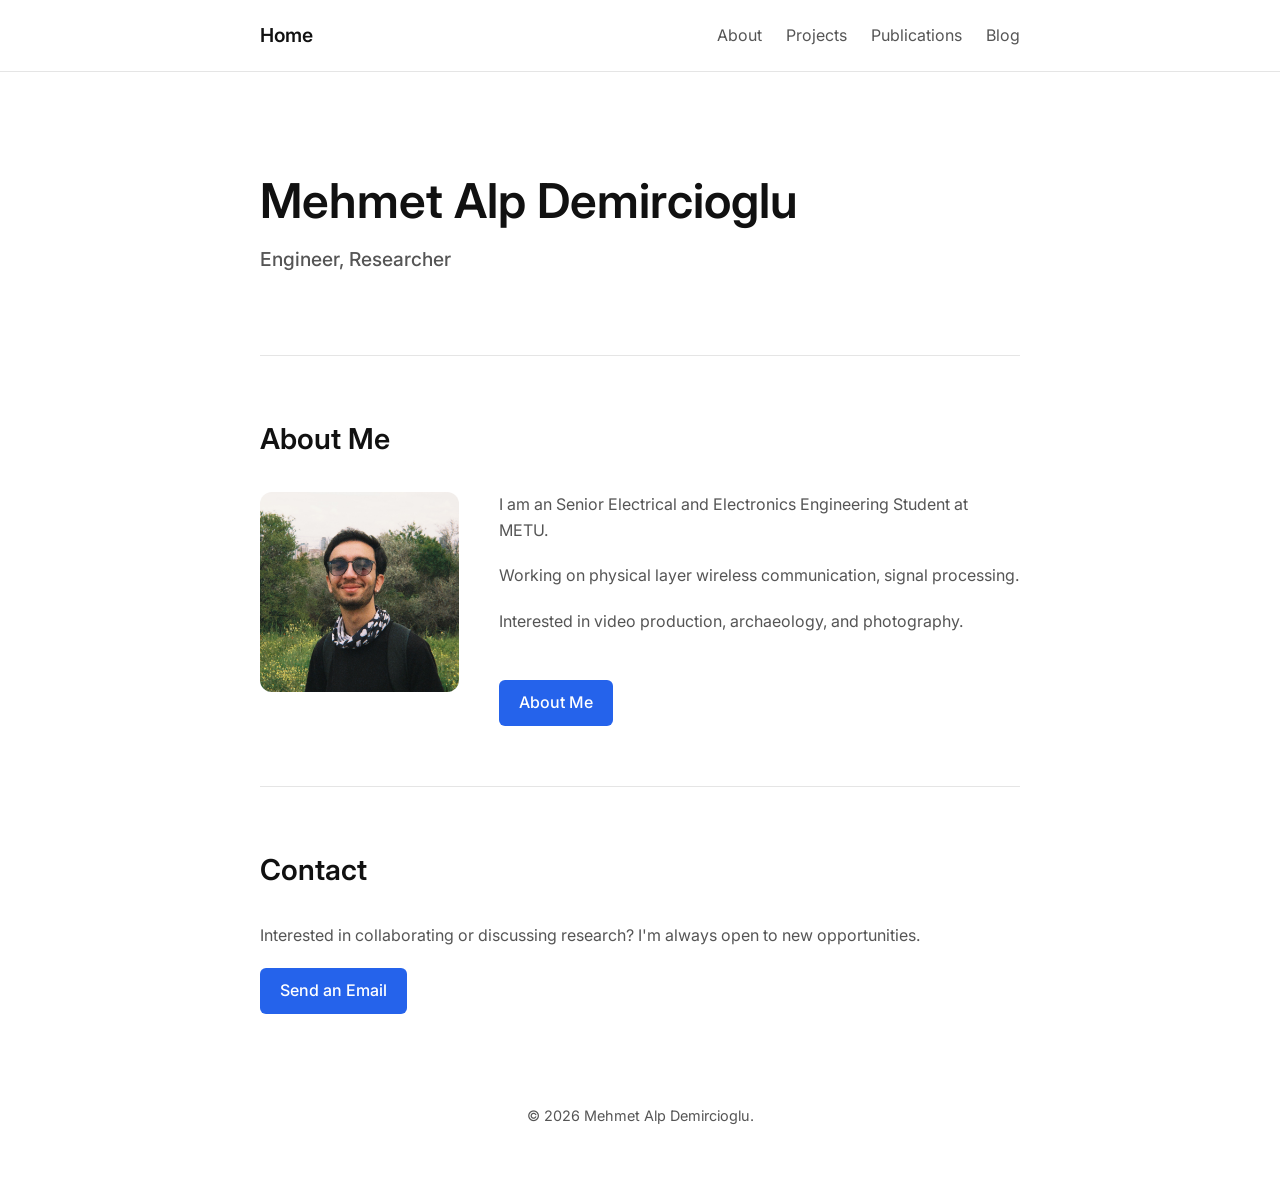
<file: index.html>
<!DOCTYPE html>
<html lang="en">

<head>
    <meta charset="UTF-8">
    <meta name="viewport" content="width=device-width, initial-scale=1.0">
    <title>Mehmet Alp Demircioglu | Portfolio</title>
    <!-- We use Inter font for a clean, professional look -->
    <link href="https://fonts.googleapis.com/css2?family=Inter:wght@400;500;600&display=swap" rel="stylesheet">
    <link rel="stylesheet" href="style.css">
</head>

<body>
    <header class="navbar">
        <div class="container">
            <div class="logo"><a href="index.html" style="color: inherit; text-decoration: none;">Home</a></div>
            <nav class="nav-links">
                <a href="about.html">About</a>
                <a href="projects.html">Projects</a>
                <a href="publications.html">Publications</a>
                <a href="blog.html">Blog</a>
            </nav>
        </div>
    </header>

    <main class="container">
        <!-- HERO SECTION -->
        <section id="hero" class="hero">
            <h1>Mehmet Alp Demircioglu</h1>
            <p class="subtitle">Engineer, Researcher</p>
        </section>

        <!-- ABOUT SECTION -->
        <section id="about" class="section">
            <h2>About Me</h2>
            <div class="about-content">
                <!-- Change the src to point to your own image -->
                <img src="assets/profile.jpg" alt="Profile Picture" class="profile-img">
                <div class="about-text">
                    <p>I am an Senior Electrical and Electronics Engineering Student at METU.</p>
                    <p>Working on physical layer wireless communication, signal processing.</p>
                    <p>Interested in video production, archaeology, and photography.</p>
                    <br>
                    <a href="about.html" class="btn">About Me</a>
                </div>
            </div>
        </section>
        <!-- CONTACT SECTION -->
        <section id="contact" class="section">
            <h2>Contact</h2>
            <p>Interested in collaborating or discussing research? I'm always open to new opportunities.</p>
            <a href="mailto:mehmetalpdemircioglu@gmail.com" class="btn">Send an Email</a>
        </section>
    </main>

    <footer>
        <p>&copy; 2026 Mehmet Alp Demircioglu.</p>
    </footer>

    <script src="script.js"></script>
</body>

</html>
</file>
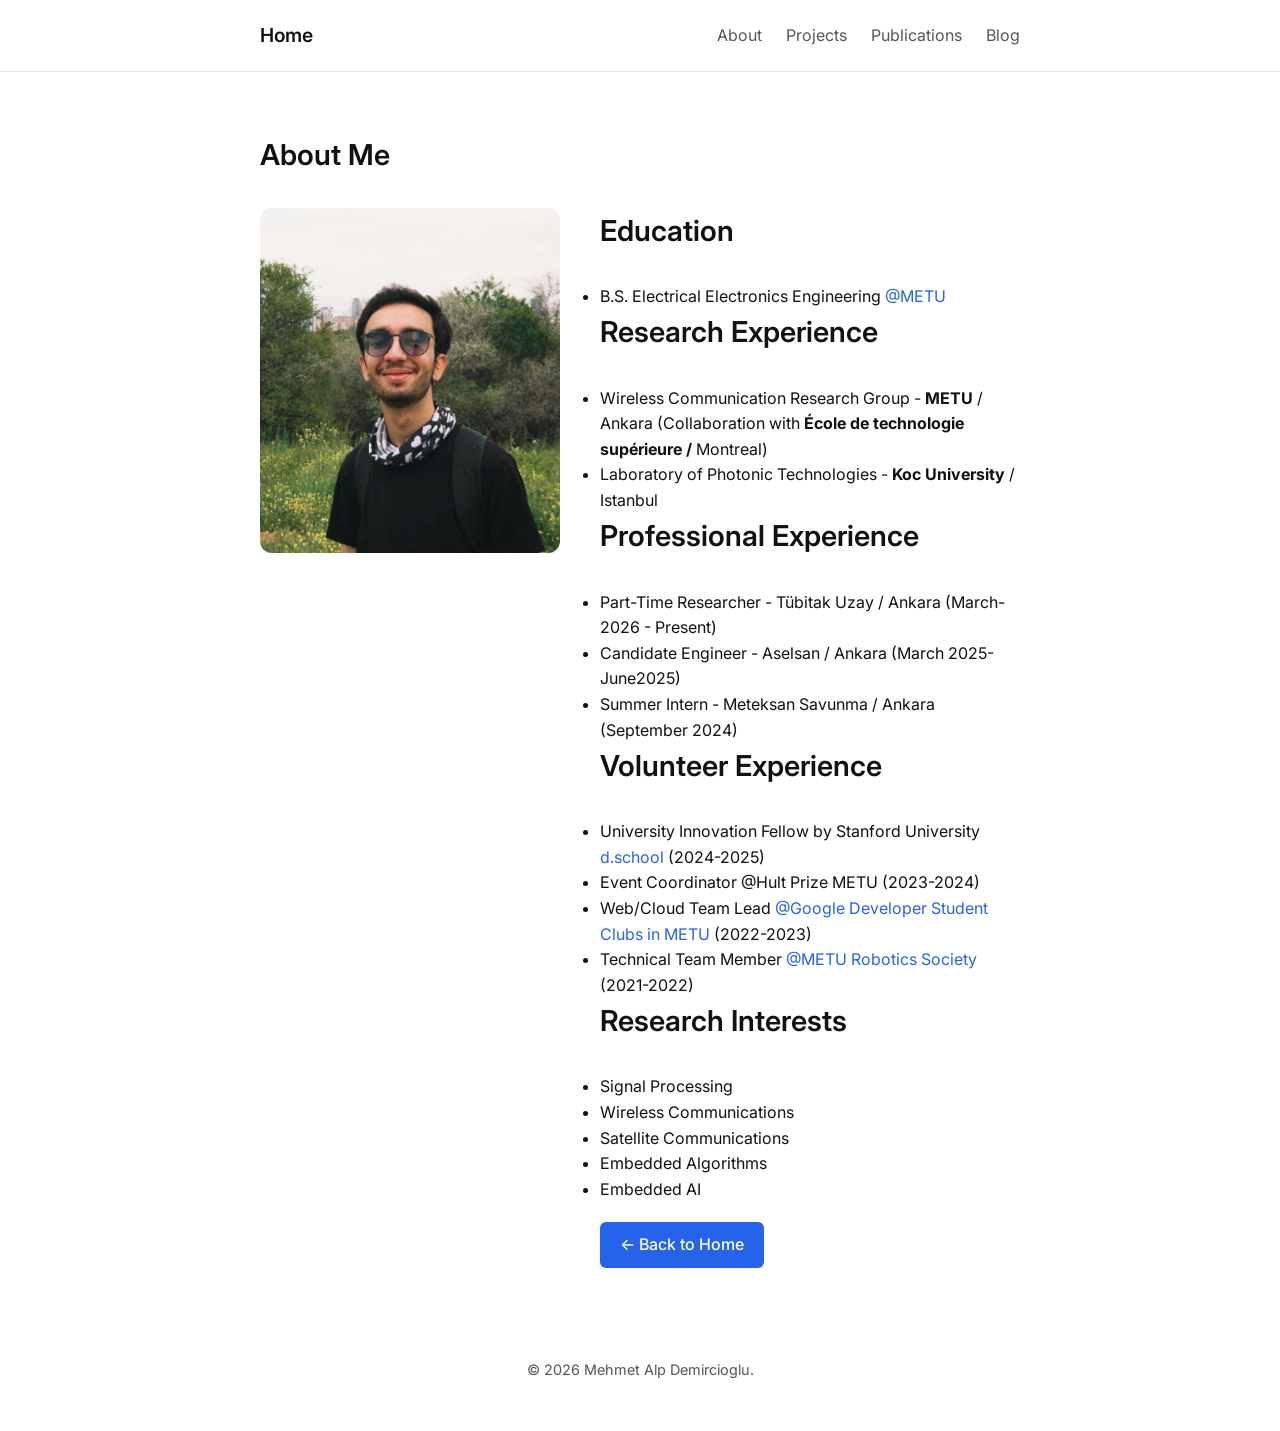
<file: about.html>
<!DOCTYPE html>
<html lang="en">

<head>
    <meta charset="UTF-8">
    <meta name="viewport" content="width=device-width, initial-scale=1.0">
    <title>About Me | Mehmet Alp Demircioglu</title>
    <!-- We use Inter font for a clean, professional look -->
    <link href="https://fonts.googleapis.com/css2?family=Inter:wght@400;500;600&display=swap" rel="stylesheet">
    <link rel="stylesheet" href="style.css">
</head>

<body>
    <header class="navbar">
        <div class="container">
            <div class="logo"><a href="index.html" style="color: inherit; text-decoration: none;">Home</a></div>
            <nav class="nav-links">
                <a href="about.html">About</a>
                <a href="projects.html">Projects</a>
                <a href="publications.html">Publications</a>
                <a href="blog.html">Blog</a>
            </nav>
        </div>
    </header>

    <main class="container">
        <section class="section">
            <h2>About Me</h2>
            <div class="about-content">
                <img src="assets/profile.jpg" alt="Profile Picture" class="profile-img"
                    style="width: 300px; height: auto;">
                <div class="about-text">
                    <h2>Education</h2>
                    <ul>
                        <li>B.S. Electrical Electronics Engineering <a href="https://eee.metu.edu.tr/">@METU</a></li>
                    </ul>

                    <h2>Research Experience</h2>

                    <ul>
                        <li>Wireless Communication Research Group - <strong>METU</strong> / Ankara (Collaboration with
                            <strong>École de technologie supérieure /</strong> Montreal)
                        </li>
                        <li>Laboratory of Photonic Technologies - <strong>Koc University</strong> / Istanbul</li>
                    </ul>

                    <h2>Professional Experience</h2>
                    <ul>
                        <li>Part-Time Researcher - Tübitak Uzay / Ankara (March-2026 - Present)</li>
                        <li>Candidate Engineer - Aselsan / Ankara (March 2025-June2025)</li>
                        <li>Summer Intern - Meteksan Savunma / Ankara (September 2024)</li>
                    </ul>

                    <h2>Volunteer Experience</h2>
                    <ul>
                        <li>University Innovation Fellow by Stanford University <a href="http://d.school">d.school</a>
                            (2024-2025)</li>
                        <li>Event Coordinator @Hult Prize METU (2023-2024)</li>
                        <li>Web/Cloud Team Lead <a
                                href="https://gdsc.community.dev/middle-east-technical-university/">@Google Developer
                                Student Clubs in METU</a> (2022-2023)</li>
                        <li>Technical Team Member <a href="https://robot.metu.edu.tr/index.php">@METU Robotics
                                Society</a> (2021-2022)</li>
                    </ul>

                    <h2>Research Interests</h2>
                    <ul>
                        <li>Signal Processing</li>
                        <li>Wireless Communications</li>
                        <li>Satellite Communications</li>
                        <li>Embedded Algorithms</li>
                        <li>Embedded AI</li>
                    </ul>

                    <a href="index.html" class="btn" style="margin-top: 20px;">&larr; Back to Home</a>
                </div>
            </div>
        </section>
    </main>

    <footer>
        <p>&copy; 2026 Mehmet Alp Demircioglu.</p>
    </footer>

</body>

</html>
</file>
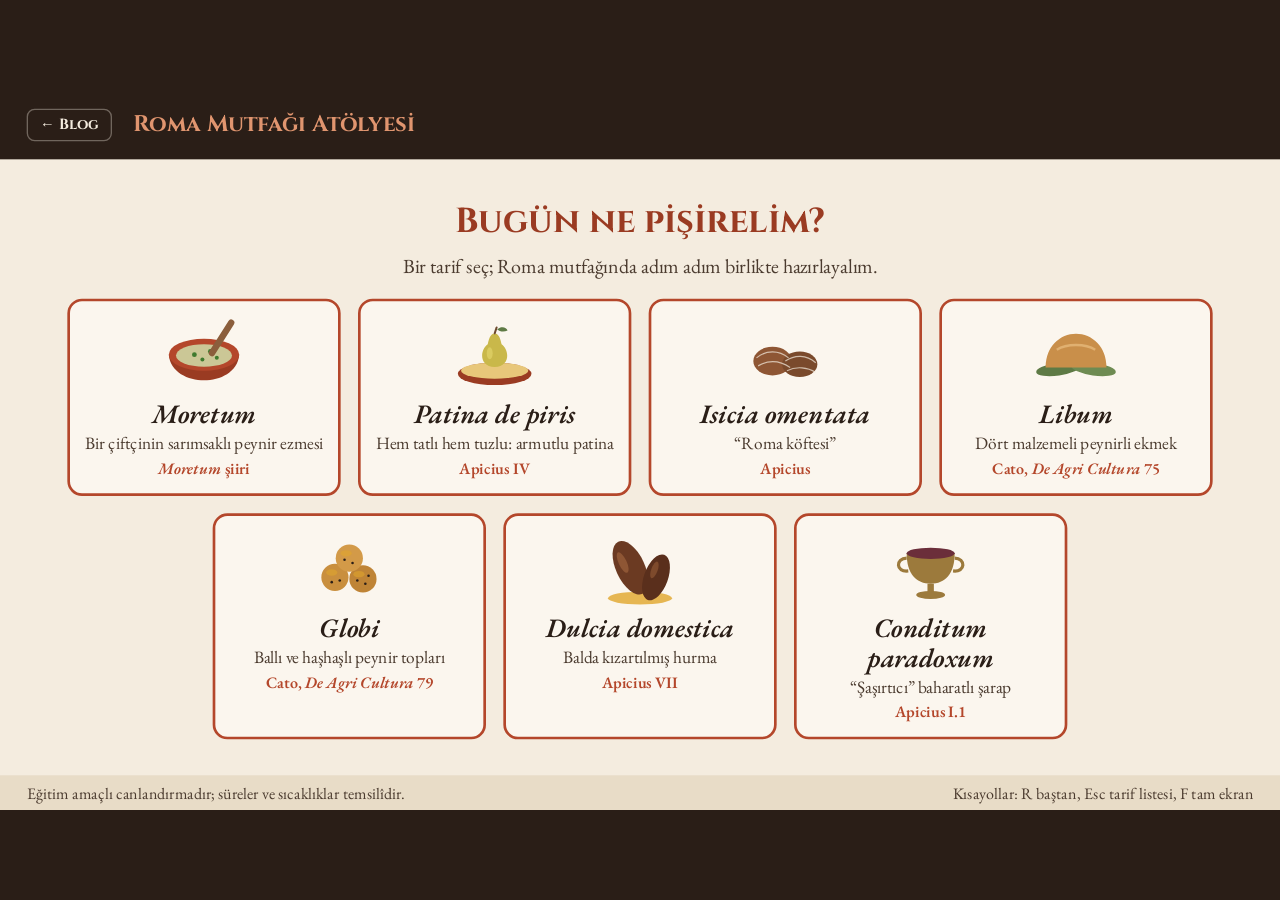
<file: atolye.html>
<!DOCTYPE html>
<html lang="tr">
<head>
<meta charset="utf-8">
<meta name="viewport" content="width=device-width, initial-scale=1">
<title>Roma Mutfağı Atölyesi</title>

<script>
// =====================================================================
// ===== VERI: TÜM METİNLER, MALZEMELER VE TARİFLER =====
// Yazıları, malzemeleri ve tarif adımlarını değiştirmek için yalnızca bu bölüm yeterli.
//   • Her yazı tek tırnak '…' içinde durur. Tırnakları ve satır sonlarındaki virgülleri silme.
//   • <i>…</i> arasındaki kelime italik görünür (Latince adlar için).
//   • Bilgilerin kaynağı: Roma_Mutfagi_Okuma_Kitapcigi.pdf
// =====================================================================
const VERI = {

  // ----- Genel -----
  sayfaBasligi: 'Roma Mutfağı Atölyesi',
  notSatiri: 'Eğitim amaçlı canlandırmadır; süreler ve sıcaklıklar temsilîdir.',
  kisayolNotu: 'Kısayollar: R baştan, Esc tarif listesi, F tam ekran',

  // ----- Tarif seçme ekranı -----
  secim: {
    baslik: 'Bugün ne pişirelim?',
    not: 'Bir tarif seç; Roma mutfağında adım adım birlikte hazırlayalım.',
    yakinda: 'Yakında',
  },

  // ----- Mutfak ekranı -----
  mutfak: {
    listeyeDon: 'Tarif listesi (Esc)',
    adim: 'Adım',
    tikla: 'Tıkla:',
    birini: 'Tıkla (birini seç):',
    kaynakBaslik: 'Kaynakta',
    bugunBaslik: 'Bugün yapmak istersen',
    pisiyor: 'Yavaşça pişiyor…',
    kaynaniyor: 'Kaynıyor…',
    kizariyor: 'Kızarıyor…',
    suzuluyor: 'Süzülüyor…',
    gece: 'Bir gece bekleniyor…',
    geceSuresi: 3,                   // “bir gece beklet” adımı ekranda kaç saniye sürer (temsilî)
    pismeSuresi: 3,                  // “pişir” adımı ekranda kaç saniye sürer (temsilî)
    kaynatmaSuresi: 2,               // kaynatma kaç saniye sürer (temsilî)
    kizartmaSuresi: 2.5,             // kızartma kaç saniye sürer (temsilî)
    bittiBaslik: 'Tamamlandı',
    bittiYazi: 'Yemek hazır. Afiyet olsun!',
    bastan: 'Baştan yap (R)',
    baskaTarif: 'Başka tarif seç (Esc)',
  },

  // Mutfaktaki tıklanabilir yerlerin adları (panelde “Tıkla: …” satırında görünür)
  araclar: {
    havan: '<i>Mortarium</i> (havan)',
    tahta: 'Tahta',
    testum: '<i>Testum</i> (kil kapak)',
    koz: 'Köz',
    izgara: 'Izgara',
    kenar: 'Ocağın kenarı',
    urun: 'Yemek',
    discus: '<i>Discus</i> (servis tepsisi)',
    olla: '<i>Olla</i> (tencere)',
    sartago: '<i>Sartago</i> (kızartma tavası)',
    patina: '<i>Patina</i> (sığ tava)',
    bakirKap: 'Bakır kap',
    culter: '<i>Culter</i> (bıçak)',
    cubuklar: 'İki çubuk',
    colum: '<i>Colum</i> (süzgeç)',
  },

  // Malzemeler. "kimlik" (soldaki ad) çizimle bağlantılıdır, onu değiştirme.
  //   renk: havanda bıraktığı beneklerin rengi · benek: kaç benek bırakır
  malzemeler: {
    peynir:     { ad: 'Taze peynir',        renk: '#F6F1E4', benek: 14 },
    un:         { ad: 'Buğday unu',         renk: '#EFE6D2', benek: 14 },
    yumurta:    { ad: 'Yumurta',            renk: '#E8B53C', benek: 8 },
    defne:      { ad: 'Defne yaprağı',      renk: '#5E7A45' },
    sarimsak:   { ad: '4 baş sarımsak',     renk: '#F4F0E6', benek: 16 },
    tuz:        { ad: 'Tuz',                renk: '#D8D4CC', benek: 8 },
    sertPeynir: { ad: 'Sert, tuzlu peynir', renk: '#EEDDAA', benek: 12 },
    maydanoz:   { ad: 'Maydanoz',           renk: '#3F7A2E', benek: 10 },
    sedefotu:   { ad: 'Sedef otu',          renk: '#8A9A78', benek: 8 },
    kisnis:     { ad: 'Kişniş',             renk: '#5E9A3A', benek: 10 },
    zeytinyagi: { ad: 'Zeytinyağı',         renk: '#E2B43C', benek: 8 },
    sirke:      { ad: 'Sirke',              renk: '#4A2622', benek: 6 },
    armut:      { ad: 'Armut',              renk: '#D9CC7A', benek: 12 },
    karabiber:  { ad: 'Karabiber',          renk: '#2A1E17', benek: 10 },
    kimyon:     { ad: 'Kimyon',             renk: '#8A6A3A', benek: 8 },
    bal:        { ad: 'Bal',                renk: '#E2A72C', benek: 8 },
    passum:     { ad: 'Kuru üzüm şarabı', renk: '#6B2E4A', benek: 6 },
    liquamen:   { ad: 'Balık sosu (<i>liquamen</i>)',     renk: '#9A6A3A', benek: 6 },
    hurma:      { ad: 'Hurma',              renk: '#6B3A22' },
    ceviz:      { ad: 'Ceviz',              renk: '#A87A4A' },
    camfistigi: { ad: 'Çam fıstığı',        renk: '#EAD7A6' },
    kavilca:    { ad: 'Kavılca unu',        renk: '#E3D3B0', benek: 14 },
    domuzYagi:  { ad: 'Domuz yağı',         renk: '#F1EAD8' },
    hashas:     { ad: 'Haşhaş',             renk: '#2A1E17' },
    et:         { ad: 'Et',                 renk: '#B5524A', benek: 14 },
    ekmek:      { ad: 'Beyaz ekmek',        renk: '#E9D6A8', benek: 10 },
    sarap:      { ad: 'Şarap',              renk: '#6B1E2A', benek: 6 },
    mersin:     { ad: 'Mersin tanesi',      renk: '#3A2E5A', benek: 6 },
    gomlek:     { ad: 'Gömlek (<i>omentum</i>)', renk: '#F4ECDF' },
    caroenum:   { ad: '<i>Caroenum</i>',    renk: '#5A1F2A' },
    damlaSakizi:    { ad: 'Damla sakızı',                renk: '#EFE3B0' },
    sumbul:         { ad: 'Sümbül kökü / defne',         renk: '#8B5E3C' },
    safran:         { ad: 'Safran',                      renk: '#D9622B' },
    hurmaCekirdegi: { ad: 'Hurma çekirdeği',             renk: '#4A2A1A' },
    komur:          { ad: 'Odun kömürü',                 renk: '#2A1E17' },
  },

  // ----- Tarifler (sunumdaki sırayla) -----
  // Her adımda:
  //   yazi:   panelde büyük harflerle görünen talimat
  //   tikla:  tıklanacak şey: bir malzeme ya da mutfaktaki bir yer (araclar listesindeki adlar).
  //           Birden çok şey [ '...', '...' ] olarak yazılabilir; hepsine tıklanınca adım biter.
  //           herhangi: true yazılırsa listedekilerden birine tıklamak yeter.
  //   eylem:  tıklayınca ne olur:
  //     ekle        malzemeyi bir yere koyar. kap: 'havan', 'tahta', 'urun' ya da bir kap (olla, sartago…);
  //                 tart: kantarda gösterilecek miktar; kaynat: true ise sonra kaynar
  //     soy, dov (karisim: 0…1), sekillendir, tasi (yer), kapak, kor, servis
  //     kapKoy      bir kabı (kap) bir yere (yer: 'koz' ya da 'izgara') koyar
  //     pisir       pişirir; kap ve yer verilirse önce kabı oraya koyar; renk, durum, icerikRengi değişebilir
  //     kizart      yemeği kaba (kap) alıp kızartır · cevir: iki çubukla çevirir
  //     kes         bıçakla çekirdek ya da öz çıkarır · doldur · serp (hedef) · sur · dok (havandakini patinaya döker)
  //   kaynak: kitapçıktaki ilgili cümle (isteğe bağlı) · not: kısa açıklama (isteğe bağlı)
  // hazir: false olan tarifler seçim ekranında “Yakında” olarak görünür.
  tarifler: [
    {
      kimlik: 'moretum',
      hazir: true,
      ad: '<i>Moretum</i>',
      altBaslik: 'Bir çiftçinin sarımsaklı peynir ezmesi',
      kaynak: '<i>Moretum</i> şiiri',
      ikon: 'tarifMoretum',
      raf: ['sarimsak', 'tuz', 'sertPeynir', 'maydanoz', 'sedefotu', 'kisnis', 'zeytinyagi', 'sirke'],
      macunRengi: '#CBC796',      // her şey karışınca ezmenin rengi
      urun: 'top',                // ezme sonunda top olur
      bugun: 'Pecorino ya da eski kaşar gibi sert, tuzlu bir peynir kullanabilirsin. Sedef otu çok acıdır ve cildi tahriş edebilir; çoğu modern aşçı onu çıkarır ya da yerine bir tutam adaçayı kullanır. Pide ya da lavaşla iyi gider.',
      adimlar: [
        { yazi: 'Dört baş sarımsağı soy.', tikla: 'sarimsak', eylem: 'soy',
          kaynak: 'Simylus bahçesinden dört baş sarımsak, maydanoz, sedef otu ve kişniş toplar. Sarımsağı soyar…',
          not: 'Şiirin kahramanı Simylus adlı yoksul bir çiftçidir: şafaktan önce kalkar, ateşi yakar, ekmeğini hazırlar ve kahvaltılık bir ezme yapar.' },
        { yazi: 'Soyulmuş sarımsağı taş havana koy.', tikla: 'tahta', eylem: 'ekle', kap: 'havan',
          kaynak: '…taş havanında tuz ve sert, tuzlu bir peynirle birlikte döver…' },
        { yazi: 'Tuzu ekle.', tikla: 'tuz', eylem: 'ekle', kap: 'havan' },
        { yazi: 'Sert, tuzlu peyniri ekle.', tikla: 'sertPeynir', eylem: 'ekle', kap: 'havan' },
        { yazi: 'Sarımsağı tuz ve peynirle birlikte döv.', tikla: 'havan', eylem: 'dov', karisim: 0.4,
          not: '<i>Mortarium</i>’un iç yüzeyindeki sert kum ve taş taneleri ezmeyi kolaylaştırır.' },
        { yazi: 'Otları ekle: maydanoz, sedef otu ve kişniş.', tikla: ['maydanoz', 'sedefotu', 'kisnis'], eylem: 'ekle', kap: 'havan',
          kaynak: '…otları ekler.' },
        { yazi: 'Otlarla birlikte döv.', tikla: 'havan', eylem: 'dov', karisim: 0.6 },
        { yazi: 'Biraz zeytinyağı ve sirke dök.', tikla: ['zeytinyagi', 'sirke'], eylem: 'ekle', kap: 'havan',
          kaynak: 'Sonra biraz zeytinyağı ve sirke dökerek karıştırmaya devam eder.' },
        { yazi: 'Tek bir renk çıkana kadar karıştır.', tikla: 'havan', eylem: 'dov', karisim: 1,
          kaynak: '“pek çok renkten tek bir renk”',
          not: 'Bu “çoktan bir” fikri Latince <i>e pluribus unus</i> ifadesiyle ilişkilendirilir; ifade sonradan Amerika Birleşik Devletleri’nin resmi sloganı olmuştur.' },
        { yazi: 'Ezmeyi bir top haline getir.', tikla: 'havan', eylem: 'sekillendir',
          kaynak: 'Ezmeyi bir top haline getirir ve ekmeğiyle birlikte tarlaya gider.' },
        { yazi: 'Topu servis tepsisine al.', tikla: 'urun', eylem: 'servis' },
      ],
      sonuc: {
        baslik: '<i>Moretum</i> hazır',
        yazi: 'Şiirde bu ezme yoksul çiftçi Simylus’un kahvaltısıdır: sade bir çiftlik yemeği.',
        alinti: '“pek çok renkten tek bir renk”',
        alintiKaynak: '<i>Moretum</i> şiiri (<i>Appendix Vergiliana</i>)',
      },
    },
    {
      kimlik: 'patina',
      hazir: true,
      ad: '<i>Patina de piris</i>',
      altBaslik: 'Hem tatlı hem tuzlu: armutlu patina',
      kaynak: 'Apicius IV',
      ikon: 'tarifPatina',
      raf: ['armut', 'karabiber', 'kimyon', 'bal', 'passum', 'liquamen', 'zeytinyagi', 'yumurta'],
      urun: 'armut',              // tahtada ve tencerede armutlar görünür
      macunRengi: '#C9A15A',      // havandaki karışımın sonundaki rengi
      servisKabi: 'patina',       // sonunda sığ tava servis tepsisine gider
      ollaSuyu: true,             // tencerede baştan su var (armutlar haşlanacak)
      bugun: '<i>Passum</i> yerine tatlı bir likör şarabı, balık sosu yerine colatura ya da Asya balık sosu kullanılabilir; ama çok azar azar. Modern versiyonlar kısık fırında yumurta katılaşana kadar pişirilir.',
      adimlar: [
        { yazi: 'Tencereyi (<i>olla</i>) közün üstüne koy.', tikla: 'olla', eylem: 'kapKoy', kap: 'olla', yer: 'koz',
          not: '<i>Olla</i> en eski ve en yaygın Roma tenceresiydi; lapa, bakla, et ve tavuk haşlamak için kullanılırdı. Közlerin doğrudan üstü harlı ateştir: kaynatmak için.' },
        { yazi: 'Armutları tencereye koy.', tikla: 'armut', eylem: 'ekle', kap: 'olla' },
        { yazi: 'Armutları haşla.', tikla: 'olla', eylem: 'pisir', kap: 'olla', durum: 'haslanmis', bekleme: 'Haşlanıyor…',
          kaynak: 'Armutlar haşlanır…' },
        { yazi: 'Armutları tahtaya al.', tikla: 'urun', eylem: 'tasi', yer: 'tahta' },
        { yazi: 'Bıçakla ortalarını temizle; sap ve çekirdeklerini çıkar.', tikla: 'culter', eylem: 'kes', durum: 'ozsuz',
          kaynak: '…ortaları temizlenip sap ve çekirdekleri çıkarılır…',
          not: 'Bıçak (<i>culter</i>) aşçının adeta simgesiydi: Plautus’un komedilerinde aşçı hep elinde bıçakla sahneye çıkar.' },
        { yazi: 'Armutları havana koy.', tikla: 'urun', eylem: 'tasi', yer: 'havan' },
        { yazi: 'Baharatları ve sosları ekle.', tikla: ['karabiber', 'kimyon', 'bal', 'passum', 'liquamen', 'zeytinyagi'], eylem: 'ekle', kap: 'havan',
          kaynak: '…karabiber, kimyon, bal, kuru üzüm şarabı (<i>passum</i>), “sos” ve biraz zeytinyağıyla…',
          not: 'Vehling, Latince <i>liquamen</i> kelimesini “broth” (et suyu) diye çevirmiştir; ama bugün araştırmacıların çoğu bunun balık sosu olduğunu kabul eder.' },
        { yazi: 'Hepsini havanda ez.', tikla: 'havan', eylem: 'dov', karisim: 0.6,
          kaynak: '…ezilir…' },
        { yazi: 'Yumurtayı ekle.', tikla: 'yumurta', eylem: 'ekle', kap: 'havan' },
        { yazi: 'Yumurtayla iyice karıştır.', tikla: 'havan', eylem: 'dov', karisim: 1,
          kaynak: '…yumurtayla karıştırılıp bir turta yapılır…' },
        { yazi: 'Karışımı sığ tavaya (<i>patina</i>) dök.', tikla: 'patina', eylem: 'dok',
          not: '<i>Patina</i> burada hem sığ tavayı hem de içinde pişen yemeği ifade eder: yumurtayla bağlanmış, flan ya da fırında muhallebi benzeri bir yemek.' },
        { yazi: 'Tavayı ızgaraya koy; kısık ateşte, yumurta katılaşana kadar pişir.', tikla: 'izgara', eylem: 'pisir', kap: 'patina', yer: 'izgara', icerikRengi: '#B98545',
          not: 'Kitapçık Romalıların bu yemeği tam olarak nasıl pişirdiğini belirtmez. Izgara ya da sacayağın üstü kısık ateşte pişirmek içindir; modern versiyonlar kısık fırında yumurta katılaşana kadar pişirilir.' },
        { yazi: 'Üstüne karabiber serp.', tikla: 'karabiber', eylem: 'serp', hedef: 'patina',
          kaynak: '…üzerine karabiber serpilip servis edilir.' },
        { yazi: 'Tavayı servis tepsisine al.', tikla: 'patina', eylem: 'servis',
          not: '<i>Patina</i> doğrudan sofraya da konabilirdi.' },
      ],
      sonuc: {
        baslik: '<i>Patina de piris</i> hazır',
        yazi: 'Tarif meyve, bal ve balık sosunu aynı yemekte birleştirir. Romalılar tatlıyı tuzludan bizim kadar keskin ayırmazdı; birçok tatlı yemekte karabiber, birçok tuzlu yemekte bal bulunurdu.',
        alinti: 'Armutlar haşlanır, ortaları temizlenip sap ve çekirdekleri çıkarılır; karabiber, kimyon, bal, kuru üzüm şarabı (<i>passum</i>), “sos” ve biraz zeytinyağıyla ezilir; yumurtayla karıştırılıp bir turta yapılır, üzerine karabiber serpilip servis edilir.',
        alintiKaynak: 'Apicius IV (Vehling çevirisine göre, 161. tarif)',
      },
    },
    {
      kimlik: 'isicia',
      hazir: true,
      ad: '<i>Isicia omentata</i>',
      altBaslik: '“Roma köftesi”',
      kaynak: 'Apicius',
      ikon: 'tarifIsicia',
      raf: ['et', 'ekmek', 'sarap', 'karabiber', 'liquamen', 'mersin', 'camfistigi', 'gomlek', 'caroenum'],
      urun: 'kofte',              // havandaki karışımdan köfteler yapılır
      macunRengi: '#B9786A',
      bugun: 'Herhangi bir kıyma kullanılabilir; mersin tanesi bulunamazsa ardıç tanesi, üzüm şurubu yerine pekmez.',
      adimlar: [
        { yazi: 'Eti tahtaya al.', tikla: 'et', eylem: 'ekle', kap: 'tahta',
          not: '<i>Isicia</i>, kıyılmış etten yapılan köfte ve sucuk benzeri yemeklerin genel adıdır.' },
        { yazi: 'Bıçakla eti ince doğra.', tikla: 'culter', eylem: 'kes', durum: 'kiyilmis', firlat: false,
          kaynak: 'Et ince doğranır…' },
        { yazi: 'Beyaz ekmeği şaraba batır ve havana koy.', tikla: ['ekmek', 'sarap'], eylem: 'ekle', kap: 'havan',
          kaynak: '…şaraba batırılmış beyaz ekmekle…' },
        { yazi: 'Doğranmış eti havana koy.', tikla: 'urun', eylem: 'tasi', yer: 'havan' },
        { yazi: 'Eti ekmekle birlikte döv.', tikla: 'havan', eylem: 'dov', karisim: 0.5,
          kaynak: '…birlikte dövülür…' },
        { yazi: 'Karabiber, balık sosu ve mersin tanesi ekle.', tikla: ['karabiber', 'liquamen', 'mersin'], eylem: 'ekle', kap: 'havan',
          kaynak: '…karabiber, balık sosu ve isteğe bağlı olarak mersin taneleriyle tatlandırılır.',
          not: 'Kaynağa göre mersin taneleri isteğe bağlıdır.' },
        { yazi: 'İyice karıştır.', tikla: 'havan', eylem: 'dov', karisim: 1 },
        { yazi: 'Köfteleri şekillendir.', tikla: 'havan', eylem: 'sekillendir',
          kaynak: 'Köfteler şekillendirilirken…' },
        { yazi: 'İçlerine çam fıstığı ve karabiber koy.', tikla: ['camfistigi', 'karabiber'], eylem: 'doldur',
          kaynak: '…içine çam fıstığı ve karabiber konur…' },
        { yazi: 'Köfteleri gömleğe sar.', tikla: 'gomlek', eylem: 'sur', durum: 'sarili',
          kaynak: '…gömleğe sarılıp…',
          not: '<i>Omentata</i>, <i>omentum</i>, yani gömlek kelimesinden gelir: hayvanın midesini saran, dantel gibi ince yağ zarı. Türk mutfağında da “kuzu gömleği” adıyla, özellikle ciğer sarmada kullanılır. Gömlek köfteyi bir arada tutar ve pişerken eriyip eti yağlar.' },
        { yazi: 'Köfteleri ızgarada pişir.', tikla: 'izgara', eylem: 'pisir', yer: 'izgara', renk: '#7A4A2C', durum: 'pismis',
          kaynak: '…pişirilir…',
          not: 'Kitapçık pişirme yerini belirtmez. Demir ızgara (<i>craticula</i>) küçük et parçaları ve sucuk pişirmek için kullanılırdı.' },
        { yazi: 'Köfteleri servis tepsisine al.', tikla: 'urun', eylem: 'servis' },
        { yazi: 'Üzerine <i>caroenum</i> dök.', tikla: 'caroenum', eylem: 'sur', durum: 'soslu',
          kaynak: '…ve kaynatılarak koyulaştırılmış üzüm şırasıyla (<i>caroenum</i>) servis edilir.' },
      ],
      sonuc: {
        baslik: '<i>Isicia omentata</i> hazır',
        yazi: 'İngilizce kaynaklar bu yemeğe “Roman burger” der; Türkçede “köfte” daha anlaşılır. Apicius’un ikinci kitabı <i>Sarcoptes</i> (“kıyma”) tamamen bu tür yemeklere ayrılmıştır.',
        alinti: 'Et ince doğranır ve şaraba batırılmış beyaz ekmekle birlikte dövülür; karabiber, balık sosu ve isteğe bağlı olarak mersin taneleriyle tatlandırılır. Köfteler şekillendirilirken içine çam fıstığı ve karabiber konur, gömleğe sarılıp pişirilir ve kaynatılarak koyulaştırılmış üzüm şırasıyla (<i>caroenum</i>) servis edilir.',
        alintiKaynak: 'Apicius · Tasting History’nin yayımladığı çeviriden özet (kaynak numarası baskılara göre değişir)',
      },
    },
    {
      kimlik: 'libum',
      hazir: true,
      ad: '<i>Libum</i>',
      altBaslik: 'Dört malzemeli peynirli ekmek',
      kaynak: 'Cato, <i>De Agri Cultura</i> 75',
      ikon: 'tarifLibum',
      raf: ['peynir', 'un', 'yumurta', 'defne'],
      macunRengi: '#EBDDB6',      // yoğrulmuş hamurun rengi
      urun: 'somun',              // hamur sonunda somun olur
      bugun: 'Taze peynir olarak lor ya da ricotta kullanılabilir. Servis ederken üzerine bal sürmek modern bir öneri olsa da çok yakışır.',
      adimlar: [
        { yazi: 'Peyniri kantarla tart ve havana koy.', tikla: 'peynir', eylem: 'ekle', kap: 'havan', tart: '2 libre ≈ 654 g',
          kaynak: 'İki libre peynir havanda iyice ezilir…',
          not: 'Roma tarifleri miktar verirdi; bu yüzden mutfakta kantar (<i>statera</i>) vardı. Bir libre yaklaşık 327 gramdır.' },
        { yazi: 'Peyniri havanda iyice ez.', tikla: 'havan', eylem: 'dov', karisim: 0.4 },
        { yazi: 'Unu tart ve havana ekle.', tikla: 'un', eylem: 'ekle', kap: 'havan', tart: '1 libre ≈ 327 g',
          kaynak: '…bir libre buğday unu ya da daha yumuşak bir hamur için yarım libre ince un eklenip peynirle iyice karıştırılır…' },
        { yazi: 'Unu peynirle iyice karıştır.', tikla: 'havan', eylem: 'dov', karisim: 0.7 },
        { yazi: 'Yumurtayı ekle.', tikla: 'yumurta', eylem: 'ekle', kap: 'havan',
          kaynak: '…bir yumurta eklenip hepsi iyice yoğrulur.' },
        { yazi: 'Hepsini iyice yoğur.', tikla: 'havan', eylem: 'dov', karisim: 1 },
        { yazi: 'Hamurdan bir somun yap.', tikla: 'havan', eylem: 'sekillendir',
          kaynak: 'Bir somun yapılır…' },
        { yazi: 'Somunu yaprakların üstüne koy.', tikla: 'defne', eylem: 'ekle', kap: 'urun',
          kaynak: '…yaprakların üzerine konur…',
          not: 'Cato yaprağın türünü belirtmez; modern yeniden yapımlarda genellikle defne yaprağı kullanılır ve ekmeğe hoş bir koku verir.' },
        { yazi: 'Somunu ocağın sıcak yüzeyine, ateşin kenarına koy.', tikla: 'kenar', eylem: 'tasi', yer: 'kenar',
          kaynak: '…sıcak bir ocakta…',
          not: 'Isı düğmeyle değil, kabın ateşe uzaklığıyla ayarlanırdı.' },
        { yazi: 'Üstüne kil kapağı (<i>testum</i>) kapat.', tikla: 'testum', eylem: 'kapak',
          kaynak: '…bir çömlek kapağın altında…',
          not: '“Çömlek kapak” burada Latince <i>testum</i>’dur: taşınabilir fırın kapağı. Bugünkü sac kapağa çok benzer.' },
        { yazi: 'Kapağın üstüne ve etrafına kor yığ.', tikla: 'koz', eylem: 'kor',
          not: 'Fırını olmayan bir ev de böyle fırınlama yapabilirdi: kapağın üstüne ve etrafına sıcak közler yığılırdı.' },
        { yazi: 'Yavaşça pişir.', tikla: 'testum', eylem: 'pisir', renk: '#C98F4A',
          kaynak: '…yavaşça pişirilir.' },
        { yazi: 'Kapağı kaldır ve somunu servis tepsisine al.', tikla: 'testum', eylem: 'servis',
          not: 'Yemek mutfaktan sofraya genellikle <i>discus</i> denen büyük, yuvarlak bir tepsiyle getirilirdi.' },
      ],
      sonuc: {
        baslik: '<i>Libum</i> hazır',
        yazi: '<i>Libum</i> aynı zamanda tanrılara sunulan kekin adıydı: Romalılar doğum günlerinde kişinin koruyucu ruhu olan Genius’a libum sunardı.',
        alinti: 'İki libre peynir havanda iyice ezilir; bir libre buğday unu ya da daha yumuşak bir hamur için yarım libre ince un eklenip peynirle iyice karıştırılır; bir yumurta eklenip hepsi iyice yoğrulur. Bir somun yapılır, yaprakların üzerine konur ve sıcak bir ocakta, bir çömlek kapağın altında yavaşça pişirilir.',
        alintiKaynak: 'Cato, <i>De Agri Cultura</i> 75 (Loeb çevirisinden)',
      },
    },
    {
      kimlik: 'globi',
      hazir: true,
      ad: '<i>Globi</i>',
      altBaslik: 'Ballı ve haşhaşlı peynir topları',
      kaynak: 'Cato, <i>De Agri Cultura</i> 79',
      ikon: 'tarifGlobi',
      raf: ['peynir', 'kavilca', 'domuzYagi', 'bal', 'hashas'],
      urun: 'globi',              // hamurdan küçük toplar yapılır
      macunRengi: '#EAD9B4',
      bugun: 'Kavılca bulunmazsa irmik ya da normal un kullanılabilir. Domuz yağı yerine sıvı yağ kullanılabilir.',
      adimlar: [
        { yazi: 'Peyniri havana koy.', tikla: 'peynir', eylem: 'ekle', kap: 'havan' },
        { yazi: 'Kavılca ununu ekle.', tikla: 'kavilca', eylem: 'ekle', kap: 'havan',
          not: 'Kavılca (İngilizce <i>spelt</i>) eski bir buğday türüdür.' },
        { yazi: 'Peyniri unla iyice karıştır.', tikla: 'havan', eylem: 'dov', karisim: 1,
          kaynak: 'Peynir ve kavılca unu “aynı şekilde”, yani önceki tariflerdeki gibi karıştırılır…' },
        { yazi: 'İstediğin sayıda top yap.', tikla: 'havan', eylem: 'sekillendir',
          kaynak: '…ve istenen sayıda top yapılır.' },
        { yazi: 'Bakır kabı közün üstüne koy.', tikla: 'bakirKap', eylem: 'kapKoy', kap: 'bakirKap', yer: 'koz',
          kaynak: 'Sıcak bir bakır kaba domuz yağı konur…' },
        { yazi: 'Domuz yağını kaba koy ve ısıt.', tikla: 'domuzYagi', eylem: 'ekle', kap: 'bakirKap', kaynat: true,
          not: 'Domuz yağı Roma’da en yaygın kızartma yağıydı.' },
        { yazi: 'Topları birer ikişer kızart.', tikla: 'urun', eylem: 'kizart', kap: 'bakirKap', renk: '#DDB878',
          kaynak: '…toplar birer ikişer kızartılır…' },
        { yazi: 'İki çubukla sık sık çevir.', tikla: 'cubuklar', eylem: 'cevir', kap: 'bakirKap', renk: '#C98F3E',
          kaynak: '…ve iki çubukla sık sık çevrilir.',
          not: '“İki çubuk”, maşa yerine kullanılan basit sopalardır.' },
        { yazi: 'Pişince çıkar ve servis tepsisine al.', tikla: 'urun', eylem: 'servis',
          kaynak: 'Pişince çıkarılır…' },
        { yazi: 'Üzerine bal sür.', tikla: 'bal', eylem: 'sur', durum: 'balli',
          kaynak: '…üzerine bal sürülür…' },
        { yazi: 'Haşhaş serp ve servis et.', tikla: 'hashas', eylem: 'serp', hedef: 'urun', durum: 'hashasli',
          kaynak: '…haşhaş serpilir ve servis edilir.' },
      ],
      sonuc: {
        baslik: '<i>Globi</i> hazır',
        yazi: 'Hamurun kızartılıp bal ya da şurupla tatlandırılması Akdeniz’de bugün de çok yaygındır: Türkiye’de lokma, İtalya’da struffoli, Yunanistan’da loukoumades. Bu bir benzerliktir; globi’nin bu tatlıların doğrudan atası olduğunu söyleyemeyiz.',
        alinti: 'Peynir ve kavılca unu aynı şekilde karıştırılır ve istenen sayıda top yapılır. Sıcak bir bakır kaba domuz yağı konur, toplar birer ikişer kızartılır ve iki çubukla sık sık çevrilir. Pişince çıkarılır, üzerine bal sürülür, haşhaş serpilir ve servis edilir.',
        alintiKaynak: 'Cato, <i>De Agri Cultura</i> 79 (Loeb çevirisinden)',
      },
    },
    {
      kimlik: 'dulcia',
      hazir: true,
      ad: '<i>Dulcia domestica</i>',
      altBaslik: 'Balda kızartılmış hurma',
      kaynak: 'Apicius VII',
      ikon: 'tarifDulcia',
      raf: ['hurma', 'ceviz', 'camfistigi', 'karabiber', 'tuz', 'bal'],
      urun: 'hurma',
      macunRengi: '#CBC796',
      bugun: 'On dakikalık bir tariftir. Tavada balı ısıt, doldurulmuş hurmaları kısa süre içinde çevirerek kızart, bir tabakta soğumaya bırak.',
      adimlar: [
        { yazi: 'Hurmaları tahtaya al.', tikla: 'hurma', eylem: 'ekle', kap: 'tahta',
          not: 'Hurma Kuzey Afrika ve Yakın Doğu’dan geliyordu, yani Roma’da ithal bir lükstü.' },
        { yazi: 'Bıçakla hurmaların çekirdeğini çıkar.', tikla: 'culter', eylem: 'kes', durum: 'cekirdeksiz',
          kaynak: '“Hurmaların çekirdeğini çıkar…”',
          not: 'Latincesi: <i>palmulas vel dactylos excepto semine…</i>' },
        { yazi: 'Hurmaları doldur: ceviz, çam fıstığı ya da çekilmiş karabiber.', tikla: ['ceviz', 'camfistigi', 'karabiber'], herhangi: true, eylem: 'doldur',
          kaynak: '“…ceviz, çam fıstığı ya da çekilmiş karabiberle doldur.”',
          not: 'Tarif bu üçünden birini seçmeye izin verir.' },
        { yazi: 'Dışlarına tuz serp.', tikla: 'tuz', eylem: 'serp', hedef: 'urun', durum: 'tuzlu',
          kaynak: '“Dışına tuz serp…”' },
        { yazi: 'Kızartma tavasını (<i>sartago</i>) közün üstüne koy.', tikla: 'sartago', eylem: 'kapKoy', kap: 'sartago', yer: 'koz',
          not: '<i>Sartago</i>, kenarında dökme ağzı olan kızartma tavasıdır; et ve balık kızartmak, yağ ısıtmak için kullanılırdı.' },
        { yazi: 'Balı tavaya koy ve kaynat.', tikla: 'bal', eylem: 'ekle', kap: 'sartago', kaynat: true,
          kaynak: '“…kaynatılmış balda…”' },
        { yazi: 'Hurmaları balda kızart.', tikla: 'urun', eylem: 'kizart', kap: 'sartago', durum: 'kizarmis',
          kaynak: '“…kaynatılmış balda kızart…”' },
        { yazi: 'Servis et.', tikla: 'urun', eylem: 'servis',
          kaynak: '“…ve servis et.”' },
      ],
      sonuc: {
        baslik: '<i>Dulcia domestica</i> hazır',
        yazi: 'Roma’nın tatlı-tuzlu damak zevkinin en net örneklerinden biri: tatlı hurmanın üzerinde tuz ve karabiber. <i>Dulcia domestica</i> “ev tatlısı” anlamına gelir.',
        alinti: '“Hurmaların çekirdeğini çıkar; ceviz, çam fıstığı ya da çekilmiş karabiberle doldur. Dışına tuz serp, kaynatılmış balda kızart ve servis et.”',
        alintiKaynak: 'Apicius VII',
      },
    },
    {
      kimlik: 'conditum',
      hazir: true,
      ad: '<i>Conditum paradoxum</i>',
      altBaslik: '“Şaşırtıcı” baharatlı şarap',
      kaynak: 'Apicius I.1',
      ikon: 'tarifConditum',
      raf: ['bal', 'sarap', 'karabiber', 'damlaSakizi', 'sumbul', 'safran', 'hurmaCekirdegi', 'komur'],
      urun: 'kadeh',              // sonunda süzülen şarap bir kadehte görünür
      macunRengi: '#CBC796',
      bugun: 'Alkolsüz bir versiyonu üzüm suyuyla yapılabilir.',
      adimlar: [
        { yazi: 'Tencereyi (<i>olla</i>) közün üstüne koy.', tikla: 'olla', eylem: 'kapKoy', kap: 'olla', yer: 'koz',
          not: 'Bu tarif Apicius kitabının ilk tarifidir.' },
        { yazi: 'Balı ölç ve tencereye koy.', tikla: 'bal', eylem: 'ekle', kap: 'olla', olcu: '6 sextarius ≈ 3 litre',
          kaynak: '6 sextarius bal…',
          not: 'Sıvılar için standart ölçüler vardı: bir <i>sextarius</i> yaklaşık yarım litredir.' },
        { yazi: 'Şarabı ölç ve ekle.', tikla: 'sarap', eylem: 'ekle', kap: 'olla', olcu: '2 sextarius ≈ 1 litre',
          kaynak: '…2 sextarius şarapla birlikte bir kapta ısıtılır…' },
        { yazi: 'Isıt; kaynarken sürekli karıştır.', tikla: 'olla', eylem: 'pisir', kap: 'olla', kopuk: true, bekleme: 'Kaynıyor, karıştırılıyor…',
          kaynak: '…ve kaynarken sürekli karıştırılır…' },
        { yazi: 'Taşmaya başlarsa biraz soğuk şarap ekle.', tikla: 'sarap', eylem: 'ekle', kap: 'olla',
          kaynak: '…taşmaya başlarsa biraz soğuk şarap eklenir.' },
        { yazi: 'Ateşten al ve köpüğünü al.', tikla: 'olla', eylem: 'kapKoy', kap: 'olla', yer: 'kenar', kopukAl: true,
          kaynak: 'Ateşten alınıp köpüğü alınır…' },
        { yazi: 'Isıtmayı iki üç kez tekrarla.', tikla: 'olla', eylem: 'pisir', kap: 'olla', yer: 'koz', bekleme: 'Yeniden ısınıyor…',
          kaynak: '…ısıtma işlemi iki üç kez tekrarlanır.' },
        { yazi: 'Baharatları ekle.', tikla: ['karabiber', 'damlaSakizi', 'sumbul', 'safran', 'hurmaCekirdegi'], eylem: 'ekle', kap: 'olla',
          olculer: { karabiber: '4 ons ≈ 108 g', damlaSakizi: '3 scripulum ≈ 3,3 g', sumbul: '1 drahmi', safran: '1 drahmi', hurmaCekirdegi: '5 drahmi' },
          kaynak: 'Sonra karışıma dört ons karabiber, üç scripulum damla sakızı, birer drahmi sümbül kökü (ya da defne yaprağı) ve safran, şaraba yatırılmış beş drahmi kavrulmuş hurma çekirdeği eklenir.',
          not: 'Damla sakızı (<i>mastiche</i>), Ege’deki Sakız Adası’nda yetişen sakız ağacının reçinesidir. Sümbül kökü (nardin) Himalayalar’dan gelen çok pahalı bir aromatik bitkiydi; tarifte bulunması hem lüksün hem de Hindistan ticaretinin işaretidir.' },
        { yazi: 'Bir gece beklet.', tikla: 'olla', eylem: 'gece', kap: 'olla',
          kaynak: 'Bir gece bekletilir…' },
        { yazi: 'Ertesi gün hafif şarabı ekle.', tikla: 'sarap', eylem: 'ekle', kap: 'olla', olcu: '18 sextarius ≈ 9 litre',
          kaynak: '…ertesi gün 18 sextarius hafif şarap eklenir…',
          not: 'Toplamda yaklaşık 6 ölçü bala 20 ölçü şarap düşer: 3 litre bala 10 litre şarap.' },
        { yazi: 'Ezilmiş odun kömürüyle berraklaştır.', tikla: 'komur', eylem: 'ekle', kap: 'olla', icerikRengi: '#9A4A2A',
          kaynak: '…berraklaştırmak için ezilmiş odun kömürü kullanılır…' },
        { yazi: 'Süzgeçten (<i>colum</i>) geçirip kadehe süz.', tikla: 'colum', eylem: 'suz',
          kaynak: '…ve süzülür.',
          not: '<i>Colum</i>, delikli bronz bir kaptır; yemeği süzmenin yanında şarabı soğutmak için de kullanılırdı.' },
      ],
      sonuc: {
        baslik: '<i>Conditum paradoxum</i> hazır',
        yazi: 'Bu oranla içecek bugünkü şaraptan çok bir şurubu ya da likörü andırır; büyük ihtimalle sulandırılarak içiliyordu. <i>Paradoxum</i> “şaşırtıcı, beklenmedik” anlamına gelir.',
        alinti: '6 sextarius bal, 2 sextarius şarapla birlikte bir kapta ısıtılır ve kaynarken sürekli karıştırılır; taşmaya başlarsa biraz soğuk şarap eklenir. Ateşten alınıp köpüğü alınır, ısıtma işlemi iki üç kez tekrarlanır. Sonra karışıma dört ons karabiber, üç scripulum damla sakızı, birer drahmi sümbül kökü (ya da defne yaprağı) ve safran, şaraba yatırılmış beş drahmi kavrulmuş hurma çekirdeği eklenir. Bir gece bekletilir, ertesi gün 18 sextarius hafif şarap eklenir; berraklaştırmak için ezilmiş odun kömürü kullanılır ve süzülür.',
        alintiKaynak: 'Apicius I.1 (Vehling çevirisine göre)',
      },
    },
  ],
};
</script>

<!-- Yazı tipleri internetten gelir. İnternet yoksa sayfa beklemez, Georgia kullanılır. -->
<link rel="stylesheet" media="print" onload="this.media='all'"
      href="https://fonts.googleapis.com/css2?family=Cinzel:wght@500;700&family=EB+Garamond:ital,wght@0,400;0,600;1,400&display=swap">

<style>
/* ===== GÖRÜNÜM: RENKLER VE YAZI TİPLERİ ===== */
:root {
  --koyu: #2A1E17;
  --acik-zemin: #F4ECDF;
  --ikinci-zemin: #E8DCC7;
  --kart-zemin: #FBF6EE;
  --vurgu: #9A3B22;
  --kiremit: #B4472B;
  --acik-vurgu: #E0956F;
  --kor: #D9622B;
  --ates: #F2A541;
  --yumusak-metin: #4A3A2E;
  --basari: #2E5E4E;
  --baslik-yazi: 'Cinzel', Georgia, serif;
  --metin-yazi: 'EB Garamond', Georgia, serif;
}

* { box-sizing: border-box; }
[hidden] { display: none !important; }

html, body {
  margin: 0;
  height: 100%;
  overflow: hidden;
  background: var(--koyu);
}
body {
  font-family: var(--metin-yazi);
  color: var(--koyu);
  user-select: none;
}

/* ===== GÖRÜNÜM: 1920×1080 SAHNE, PENCEREYE GÖRE ÖLÇEKLENİR ===== */
#sahne {
  position: absolute;
  left: 50%;
  top: 50%;
  width: 1920px;
  height: 1080px;
  transform: translate(-50%, -50%) scale(var(--olcek, 1));
  display: flex;
  flex-direction: column;
  background: var(--acik-zemin);
  font-size: 26px;
}

/* ===== GÖRÜNÜM: ÜST ÇUBUK VE ALT NOT SATIRI ===== */
#ust {
  flex: none;
  height: 104px;
  display: flex;
  align-items: center;
  gap: 32px;
  padding: 0 40px;
  background: var(--koyu);
}
#ust h1 {
  margin: 0 auto 0 0;
  font-family: var(--baslik-yazi);
  font-size: 34px;
  font-weight: 700;
  color: var(--acik-vurgu);
}
.ust-dugme {
  min-height: 68px;
  padding: 0 28px;
  font-family: var(--baslik-yazi);
  font-size: 26px;
  font-weight: 700;
  color: var(--acik-zemin);
  background: transparent;
  border: 2px solid rgba(244, 236, 223, 0.35);
  border-radius: 14px;
  cursor: pointer;
}
.ust-dugme:hover { border-color: var(--acik-vurgu); }
.bloga-don {
  padding: 8px 18px;
  font-family: var(--baslik-yazi);
  font-size: 22px;
  font-weight: 700;
  color: var(--acik-zemin);
  text-decoration: none;
  border: 2px solid rgba(244, 236, 223, 0.35);
  border-radius: 12px;
}
.bloga-don:hover { border-color: var(--acik-vurgu); }
.bloga-don:focus-visible { outline: 4px solid var(--kor); outline-offset: 3px; }
#alt {
  flex: none;
  height: 52px;
  display: flex;
  align-items: center;
  justify-content: space-between;
  padding: 0 40px;
  background: var(--ikinci-zemin);
  color: var(--yumusak-metin);
  font-size: 24px;
}

main { flex: 1; min-height: 0; position: relative; }
.ekran { position: absolute; inset: 0; padding: 20px 40px 16px; }

/* ===== GÖRÜNÜM: DÜĞMELER ===== */
button { font: inherit; }
button:focus-visible { outline: 4px solid var(--kor); outline-offset: 3px; }
.dugme {
  min-height: 64px;
  padding: 8px 24px;
  font-family: var(--metin-yazi);
  font-size: 26px;
  font-weight: 600;
  color: var(--koyu);
  background: var(--kart-zemin);
  border: 3px solid var(--kiremit);
  border-radius: 12px;
  cursor: pointer;
}
.dugme:hover { background: var(--acik-zemin); }
.dugme.ana { color: var(--kart-zemin); background: var(--vurgu); border-color: var(--vurgu); }
.dugme.ana:hover { background: var(--koyu); border-color: var(--koyu); }

/* ===== GÖRÜNÜM: EKRAN 1 · TARİF SEÇİMİ ===== */
#secim-ekrani {
  display: flex;
  flex-direction: column;
  align-items: center;
  justify-content: center;
  gap: 12px;
  text-align: center;
}
#secim-ekrani h2 { margin: 0; font-family: var(--baslik-yazi); font-size: 52px; color: var(--vurgu); }
#secim-ekrani > p { margin: 0; font-size: 30px; color: var(--yumusak-metin); }
.tarif-kartlari {
  display: flex;
  flex-wrap: wrap;
  justify-content: center;
  gap: 26px;
  max-width: 1740px;
  margin-top: 18px;
}
.tarif-karti {
  position: relative;
  width: 410px;
  display: flex;
  flex-direction: column;
  align-items: center;
  gap: 6px;
  padding: 20px 18px 22px;
  font-family: var(--metin-yazi);
  color: var(--koyu);
  background: var(--kart-zemin);
  border: 4px solid var(--kiremit);
  border-radius: 22px;
  cursor: pointer;
  transition: transform 0.2s, background 0.2s;
}
.tarif-karti:hover:not(:disabled) { transform: translateY(-4px); background: var(--acik-zemin); }
.tarif-karti svg { width: 120px; height: 120px; }
.tarif-adi { font-size: 40px; font-weight: 600; line-height: 1.1; }
.tarif-alt { font-size: 26px; line-height: 1.25; color: var(--yumusak-metin); }
.tarif-kaynak { font-size: 24px; font-weight: 600; color: var(--kiremit); }
.tarif-karti:disabled { cursor: default; border-color: var(--ikinci-zemin); }
.tarif-karti:disabled > :not(.rozet) { opacity: 0.45; }
.rozet {
  position: absolute;
  top: 14px;
  right: 14px;
  padding: 2px 14px;
  font-family: var(--baslik-yazi);
  font-size: 24px;
  font-weight: 700;
  color: var(--kiremit);
  background: var(--kart-zemin);
  border: 3px dashed var(--kiremit);
  border-radius: 10px;
}

/* ===== GÖRÜNÜM: EKRAN 2 · MUTFAK ===== */
#mutfak-ekrani {
  display: grid;
  grid-template-columns: 1fr 600px;
  grid-template-rows: minmax(0, 1fr);
  gap: 40px;
}
.sol { position: relative; display: flex; flex-direction: column; min-height: 0; }
.sol h2 { margin: 0; font-family: var(--baslik-yazi); font-size: 42px; line-height: 1.15; color: var(--vurgu); }
.baslik-alt { font-family: var(--metin-yazi); font-size: 28px; font-weight: 400; color: var(--yumusak-metin); }
.mutfak-alani { flex: 1; min-height: 0; display: flex; gap: 20px; margin-top: 12px; }

/* Kiler rafı: o tarifin malzemeleri; her katın altında tahta */
.kiler {
  flex: none;
  width: 360px;
  display: grid;
  grid-template-columns: 1fr 1fr;
  grid-template-rows: repeat(5, 1fr);
  padding: 8px 12px 0;
  background: var(--ikinci-zemin);
  border-radius: 18px;
}
.malzeme {
  display: flex;
  flex-direction: column;
  align-items: center;
  justify-content: flex-end;
  gap: 2px;
  min-height: 64px;
  padding: 4px 6px 6px;
  font-family: var(--metin-yazi);
  font-size: 24px;
  font-weight: 600;
  line-height: 1.1;
  color: var(--koyu);
  background: transparent;
  border: none;
  border-bottom: 10px solid #8B5E3C;
  border-radius: 0;
  cursor: default;
}
.malzeme svg { flex: none; width: 80px; height: 80px; }
.malzeme.parla { cursor: pointer; background: var(--kart-zemin); animation: parlaKutu 1.2s ease-in-out infinite alternate; }
@keyframes parlaKutu {
  from { box-shadow: inset 0 0 0 3px rgba(242, 165, 65, 0.45); }
  to   { box-shadow: inset 0 0 0 7px var(--ates); }
}
.malzeme.kullanildi svg { opacity: 0.3; }
.malzeme.kullanildi span::before { content: '✓ '; color: var(--basari); }
.raf-bos { border-bottom: 10px solid #8B5E3C; }

/* Mutfak çizimi */
#mutfak { flex: 1; min-width: 0; height: 100%; display: block; }
.svg-etiket { font-family: var(--metin-yazi); font-size: 24px; font-style: italic; fill: var(--yumusak-metin); }
.svg-ad { font-family: var(--metin-yazi); font-size: 28px; font-weight: 600; fill: var(--koyu); }
.svg-not { font-family: var(--metin-yazi); font-size: 24px; font-style: italic; fill: var(--yumusak-metin); }
#mutfak .parla { cursor: pointer; animation: parla 1.2s ease-in-out infinite alternate; }
@keyframes parla {
  from { filter: drop-shadow(0 0 2px rgba(242, 165, 65, 0.5)); }
  to   { filter: drop-shadow(0 0 9px #F2A541) drop-shadow(0 0 3px #F2A541); }
}
#mutfak .bolge { fill: transparent; }
#mutfak .bolge.parla { fill: rgba(242, 165, 65, 0.15); stroke: var(--ates); stroke-width: 4; stroke-dasharray: 12 8; filter: none; animation: none; }
.hareketli { transition: transform 0.7s ease, opacity 0.5s ease; }
.gecissiz, .gecissiz * { transition: none !important; }
#mutfak .gizli { opacity: 0; pointer-events: none; }
.svg-etiket-duz { font-family: var(--metin-yazi); font-size: 24px; fill: var(--yumusak-metin); }

/* Hazırlanan yemeğin halleri: tarif ilerledikçe #urun'a sınıf eklenir */
.hamur { fill: var(--hamur, #EBDDB6); transition: fill 3s ease; }
#urun .durum { display: none; }
#urun.ozsuz .oz, #urun.cekirdeksiz .yarik, #urun.dolu .dolgu, #urun.tuzlu .tuz,
#urun.kizarmis .bal-kaplama, #urun.balli .parlak, #urun.hashasli .hashas { display: inline; }
#urun.ozsuz .sap { display: none; }
#urun.kiyilmis .kiyma, #urun.dolu-camfistigi .fistik, #urun.dolu-karabiber .biber,
#urun.sarili .ag, #urun.soslu .sos, #urun.dolu .kadeh-sarap { display: inline; }
#urun.kiyilmis .parca-butun { display: none; }
#urun.pismis .ag { opacity: 0.35; }           /* gömlek pişerken erir */
.kadeh-sarap { fill: var(--kadeh, #7A3A2A); }
#olcu-etiketi { opacity: 0; transition: opacity 0.3s; pointer-events: none; }
#gece { pointer-events: none; }
.armut-govde { fill: #C9B84A; transition: fill 2s ease; }
#urun.haslanmis .armut-govde { fill: #DCCF8A; }
.dolgu { fill: var(--dolgu, #A87A4A); }

/* Kapların içindekiler (su, bal, yağ, patina karışımı) */
.icerik { transform-box: fill-box; transform-origin: center; transition: fill 3s ease; }

/* Kaynarken ve kızarırken yükselen kabarcıklar */
.kabarcik circle { fill: var(--kart-zemin); opacity: 0; animation: kabarcik 1.2s ease-out infinite; }
@keyframes kabarcik {
  0%   { transform: translateY(0); opacity: 0; }
  30%  { opacity: 0.9; }
  100% { transform: translateY(-18px); opacity: 0; }
}
#kabarcik { pointer-events: none; }
#arac-testum .kor-katmani { opacity: 0; transition: opacity 0.4s; }
#arac-testum.korlu .kor-katmani { opacity: 1; }
#testum-etiketi { transition: opacity 0.4s; }
#havan-icerik { transition: opacity 0.6s; }
#havan-icerik.bos { opacity: 0; }
#havan-macun { transform-box: fill-box; transform-origin: center; transition: transform 0.5s ease; }
.benek { animation: dus 0.45s ease-out backwards; }
@keyframes dus { from { transform: translateY(-30px); opacity: 0; } }
#statera-kol { transform-box: view-box; transform-origin: 640px 118px; }
#tarti-etiketi { opacity: 0; transition: opacity 0.3s; pointer-events: none; }
#efekt, #buhar { pointer-events: none; }

/* Sakin animasyonlar: alev, kor parıltısı, buhar */
.alev { transform-box: fill-box; transform-origin: 50% 100%; animation: alev 2.6s ease-in-out infinite alternate; }
@keyframes alev { from { transform: scale(1, 1); } to { transform: scale(0.94, 1.08); } }
.kor-parilti { animation: parilti 3s ease-in-out infinite alternate; }
@keyframes parilti { from { opacity: 0.8; } to { opacity: 1; } }
.buhar path {
  fill: none;
  stroke: var(--kart-zemin);
  stroke-width: 6;
  stroke-linecap: round;
  opacity: 0;
  animation: buhar 2.8s ease-out infinite;
}
@keyframes buhar {
  0%   { transform: translateY(0); opacity: 0; }
  30%  { opacity: 0.85; }
  100% { transform: translateY(-50px); opacity: 0; }
}

/* Raftan kaba uçan malzeme */
.ucan {
  position: absolute;
  z-index: 50;
  width: 84px;
  height: 84px;
  margin: -42px 0 0 -42px;
  pointer-events: none;
  filter: drop-shadow(0 6px 8px rgba(42, 30, 23, 0.3));
}
.ucan svg { width: 100%; height: 100%; }

/* Sağdaki panel */
.panel {
  display: flex;
  flex-direction: column;
  gap: 16px;
  min-height: 0;
  padding: 22px 26px;
  background: var(--kart-zemin);
  border: 2px solid var(--ikinci-zemin);
  border-radius: 18px;
}
.adim-sayac { font-family: var(--baslik-yazi); font-size: 26px; font-weight: 700; color: var(--kiremit); }
.ilerleme { display: flex; gap: 6px; }
.ilerleme span { flex: 1; height: 12px; border-radius: 6px; background: var(--ikinci-zemin); }
.ilerleme span.bitti { background: var(--basari); }
.ilerleme span.simdi { background: var(--ates); }
.adim-yazi { font-size: 34px; font-weight: 600; line-height: 1.25; }
.adim-tikla { min-height: 34px; font-size: 26px; font-weight: 600; color: var(--vurgu); }
.surec { height: 16px; margin-top: 8px; overflow: hidden; background: var(--ikinci-zemin); border-radius: 8px; }
.surec div { width: 0%; height: 100%; background: var(--ates); }
.kutu { padding: 12px 18px; background: var(--acik-zemin); border-left: 6px solid var(--acik-vurgu); border-radius: 8px; }
.kutu-baslik { font-family: var(--baslik-yazi); font-size: 24px; font-weight: 700; color: var(--kiremit); }
.kutu-yazi { margin-top: 4px; font-size: 26px; font-style: italic; line-height: 1.35; }
.adim-not { margin: 0; font-size: 26px; line-height: 1.35; color: var(--yumusak-metin); }
.bugun { margin-top: auto; padding: 14px 18px; background: var(--acik-zemin); border-radius: 12px; }
.bugun p { margin: 6px 0 0; font-size: 24px; line-height: 1.35; }

/* Sonuç kartı (mutfağın üstünde açılır) */
#sonuc-karti {
  position: absolute;
  top: 0;
  left: 0;
  right: 0;
  z-index: 5;
  padding: 22px 30px;
  background: var(--kart-zemin);
  border: 4px solid var(--basari);
  border-radius: 18px;
  box-shadow: 0 10px 30px rgba(42, 30, 23, 0.25);
  animation: kartGel 0.35s ease-out;
}
@keyframes kartGel { from { opacity: 0; transform: translateY(12px); } }
#sonuc-karti h3 { margin: 0; font-family: var(--baslik-yazi); font-size: 48px; color: var(--basari); }
#sonuc-yazi { margin: 8px 0 0; font-size: 28px; line-height: 1.35; }
#sonuc-karti blockquote {
  margin: 14px 0 0;
  padding: 4px 0 4px 18px;
  font-size: 26px;
  font-style: italic;
  line-height: 1.35;
  border-left: 5px solid var(--acik-vurgu);
}
#sonuc-karti cite { display: block; margin-top: 4px; font-size: 24px; font-style: normal; color: var(--yumusak-metin); }
.sonuc-dugmeleri { display: flex; gap: 16px; margin-top: 18px; }

/* Hareket azaltma tercihi açık olan bilgisayarlarda animasyonlar durur */
@media (prefers-reduced-motion: reduce) {
  *, *::before, *::after { animation: none !important; transition: none !important; }
  .buhar path { opacity: 0.6; }
}
</style>
</head>

<body>
<div id="sahne">

  <header id="ust">
    <a class="bloga-don" href="blog.html">&larr; Blog</a>
    <h1 id="sayfa-basligi"></h1>
    <button class="ust-dugme" id="listeye-don" hidden></button>
  </header>

  <main>

    <!-- ===== EKRAN 1: TARİF SEÇİMİ ===== -->
    <section class="ekran" id="secim-ekrani">
      <h2 id="secim-baslik"></h2>
      <p id="secim-not"></p>
      <div class="tarif-kartlari" id="tarif-kartlari"></div>
    </section>

    <!-- ===== EKRAN 2: MUTFAK ===== -->
    <section class="ekran" id="mutfak-ekrani" hidden>
      <div class="sol">
        <h2 id="tarif-basligi"></h2>
        <div class="mutfak-alani">
          <!-- Kiler rafı: tarifin malzemeleri buraya eklenir -->
          <div class="kiler" id="kiler"></div>

          <svg id="mutfak" viewBox="0 0 820 820" preserveAspectRatio="xMidYMid meet" role="img" aria-label="Roma mutfağı">
            <defs>
              <clipPath id="havan-kirpma"><ellipse cx="0" cy="1" rx="59" ry="27"/></clipPath>
            </defs>

            <!-- Duvar ve zemin -->
            <rect x="0" y="0" width="820" height="820" rx="18" fill="#E8DCC7"/>
            <path d="M0,700 H820 V802 Q820,820 802,820 H18 Q0,820 0,802 Z" fill="#CDB898"/>
            <line x1="0" y1="700" x2="820" y2="700" stroke="#A48C6B" stroke-width="3"/>

            <!-- Duvardaki askı çıtası -->
            <line x1="20" y1="64" x2="800" y2="64" stroke="#8B5E3C" stroke-width="8" stroke-linecap="round"/>

            <!-- Kızartma tavası (sartago): duvarda önden görünür; ocağa konunca yandan görünüşü kullanılır -->
            <g id="arac-sartago" class="hareketli" data-hedef="sartago">
              <line x1="225" y1="64" x2="225" y2="118" stroke="#4A3A2E" stroke-width="8" stroke-linecap="round"/>
              <circle cx="225" cy="164" r="48" fill="#4A3A2E"/>
              <circle cx="225" cy="164" r="38" fill="#5E4A3C"/>
            </g>
            <text id="sartago-etiketi" class="svg-etiket hareketli" x="225" y="240" text-anchor="middle">sartago</text>

            <!-- Süzgeç (colum) -->
            <g id="arac-colum" data-hedef="colum">
              <rect x="296" y="66" width="88" height="106" fill="transparent"/>
              <line x1="340" y1="64" x2="340" y2="124" stroke="#9C7A3C" stroke-width="6" stroke-linecap="round"/>
              <path d="M300,124 H380 C380,152 362,168 340,168 C318,168 300,152 300,124 Z" fill="#B08850"/>
              <g fill="#6E5428">
                <circle cx="322" cy="136" r="2.5"/><circle cx="334" cy="140" r="2.5"/><circle cx="346" cy="140" r="2.5"/><circle cx="358" cy="136" r="2.5"/>
                <circle cx="328" cy="150" r="2.5"/><circle cx="340" cy="154" r="2.5"/><circle cx="352" cy="150" r="2.5"/>
              </g>
            </g>
            <text class="svg-etiket" x="340" y="200" text-anchor="middle">colum</text>

            <!-- Bıçak (culter) -->
            <g id="arac-culter" data-hedef="culter">
              <rect x="405" y="66" width="42" height="122" fill="transparent"/>
              <rect x="419" y="70" width="12" height="36" rx="4" fill="#6E4A2F"/>
              <path d="M418,106 H432 L434,170 C430,182 422,180 418,170 Z" fill="#B9B2A6" stroke="#8C857A" stroke-width="2"/>
            </g>
            <text class="svg-etiket" x="425" y="212" text-anchor="middle">culter</text>

            <!-- İki çubuk (kızartırken çevirmek için) -->
            <g id="arac-cubuklar" data-hedef="cubuklar">
              <rect x="460" y="66" width="40" height="134" fill="transparent"/>
              <line x1="474" y1="70" x2="470" y2="196" stroke="#8B5E3C" stroke-width="5" stroke-linecap="round"/>
              <line x1="486" y1="70" x2="490" y2="196" stroke="#8B5E3C" stroke-width="5" stroke-linecap="round"/>
            </g>

            <!-- Kantar (statera) -->
            <line x1="640" y1="64" x2="640" y2="112" stroke="#4A3A2E" stroke-width="3"/>
            <g id="statera-kol">
              <line x1="555" y1="118" x2="775" y2="118" stroke="#6E4A2F" stroke-width="7" stroke-linecap="round"/>
              <circle cx="640" cy="118" r="7" fill="#4A3A2E"/>
              <g stroke="#4A3A2E" stroke-width="2"><line x1="560" y1="118" x2="528" y2="200"/><line x1="560" y1="118" x2="592" y2="200"/></g>
              <path d="M520,198 H600 C598,210 582,216 560,216 C538,216 522,210 520,198 Z" fill="#9C7A3C"/>
              <line x1="735" y1="118" x2="735" y2="150" stroke="#4A3A2E" stroke-width="2"/>
              <path d="M735,150 C746,154 750,172 735,182 C720,172 724,154 735,150 Z" fill="#6E5428"/>
            </g>
            <text class="svg-etiket" x="735" y="226" text-anchor="middle">statera</text>

            <!-- Ocak (focus): masa yüksekliğinde taş blok, altında yakacak için kemerli boşluk -->
            <rect x="10" y="468" width="420" height="232" fill="#C2AA88"/>
            <rect x="0" y="452" width="440" height="18" rx="4" fill="#D3BF9F"/>
            <g stroke="#A48C6B" stroke-width="3">
              <line x1="10" y1="572" x2="430" y2="572"/>
              <line x1="150" y1="470" x2="150" y2="572"/>
              <line x1="290" y1="470" x2="290" y2="572"/>
            </g>
            <path d="M140,700 V632 C140,588 300,588 300,632 V700 Z" fill="#4A3A2E"/>
            <g fill="#8B5E3C">
              <rect x="160" y="666" width="120" height="16" rx="8"/>
              <rect x="172" y="650" width="98" height="16" rx="8"/>
            </g>
            <g fill="#C9A27A"><circle cx="168" cy="674" r="6"/><circle cx="180" cy="658" r="6"/></g>
            <text class="svg-ad" x="82" y="510" text-anchor="middle">Köz</text>
            <text class="svg-not" x="82" y="542" text-anchor="middle">harlı ateş</text>
            <text class="svg-ad" x="220" y="510" text-anchor="middle">Izgara</text>
            <text class="svg-not" x="220" y="542" text-anchor="middle">kısık ateş</text>
            <text class="svg-ad" x="358" y="510" text-anchor="middle">Kenar</text>
            <text class="svg-not" x="358" y="542" text-anchor="middle">sıcak tutma</text>
            <text class="svg-etiket" x="75" y="640" text-anchor="middle">focus</text>
            <text class="svg-etiket" x="75" y="668" text-anchor="middle">(ocak)</text>

            <!-- Köz: harlı ateş (kor yığmak için tıklanır) -->
            <g id="bolge-koz" data-hedef="koz">
              <rect x="15" y="330" width="135" height="124" fill="transparent"/>
              <path class="alev" fill="#D9622B" d="M25,440 C25,410 42,395 45,360 C48,395 65,410 65,440 Z"/>
              <path class="alev" fill="#D9622B" d="M58,440 C58,400 78,378 82,335 C86,378 106,400 106,440 Z" style="animation-delay:-0.8s"/>
              <path class="alev" fill="#D9622B" d="M99,440 C99,408 117,392 120,355 C123,392 141,408 141,440 Z" style="animation-delay:-1.5s"/>
              <path class="alev" fill="#F2A541" d="M35,440 C35,422 44,412 45,392 C46,412 55,422 55,440 Z" style="animation-delay:-1.1s"/>
              <path class="alev" fill="#F2A541" d="M70,440 C70,416 80,402 82,377 C84,402 94,416 94,440 Z" style="animation-delay:-1.9s"/>
              <path class="alev" fill="#F2A541" d="M110,440 C110,421 119,410 120,389 C121,410 130,421 130,440 Z" style="animation-delay:-0.3s"/>
              <path d="M18,456 C28,440 50,434 82,432 C114,434 136,440 148,456 Z" fill="#9A3B22"/>
              <g class="kor-parilti">
                <ellipse cx="38" cy="448" rx="13" ry="6" fill="#D9622B"/>
                <ellipse cx="64" cy="440" rx="14" ry="6" fill="#F2A541"/>
                <ellipse cx="96" cy="439" rx="14" ry="6" fill="#D9622B"/>
                <ellipse cx="126" cy="447" rx="13" ry="6" fill="#F2A541"/>
                <ellipse cx="82" cy="449" rx="9" ry="4" fill="#2A1E17"/>
              </g>
            </g>

            <!-- Izgara / sacayak: kısık ateş -->
            <g>
              <path class="alev" fill="#D9622B" d="M200,450 C200,440 208,434 209,424 C210,434 218,440 218,450 Z"/>
              <path class="alev" fill="#D9622B" d="M228,450 C228,441 235,436 236,427 C237,436 244,441 244,450 Z" style="animation-delay:-1.2s"/>
              <path d="M160,456 C172,448 196,446 220,446 C244,446 268,448 280,456 Z" fill="#9A3B22"/>
              <g class="kor-parilti">
                <ellipse cx="184" cy="451" rx="10" ry="4" fill="#D9622B"/>
                <ellipse cx="256" cy="451" rx="10" ry="4" fill="#F2A541"/>
              </g>
              <g stroke="#2A1E17" stroke-width="6" stroke-linecap="round">
                <line x1="170" y1="412" x2="166" y2="452"/>
                <line x1="220" y1="412" x2="220" y2="452"/>
                <line x1="270" y1="412" x2="274" y2="452"/>
              </g>
              <rect x="158" y="406" width="124" height="8" rx="3" fill="#2A1E17"/>
            </g>

            <!-- Izgara ve kenar: kap ya da yemek konabilecek yerler -->
            <rect id="bolge-izgara" class="bolge" data-hedef="izgara" x="152" y="330" width="138" height="124" rx="12"/>
            <rect id="bolge-kenar" class="bolge" data-hedef="kenar" x="292" y="330" width="133" height="124" rx="12"/>

            <!-- Tezgâh -->
            <rect x="445" y="525" width="367" height="20" rx="4" fill="#8B5E3C"/>
            <rect x="446" y="545" width="16" height="155" fill="#6E4A2F"/>
            <rect x="795" y="545" width="16" height="155" fill="#6E4A2F"/>

            <!-- Tezgâhın altındaki raf: tencere, sığ tava ve bakır kap burada durur -->
            <rect x="462" y="655" width="333" height="10" fill="#8B5E3C"/>
            <text class="svg-etiket" x="530" y="690" text-anchor="middle">olla</text>
            <text class="svg-etiket" x="640" y="690" text-anchor="middle">patina</text>
            <text class="svg-etiket-duz" x="740" y="690" text-anchor="middle">bakır kap</text>

            <!-- Havan (mortarium) -->
            <g id="arac-havan" data-hedef="havan" transform="translate(520 478)">
              <ellipse cx="0" cy="47" rx="66" ry="7" fill="#2A1E17" opacity="0.18"/>
              <path d="M-72,0 C-70,30 -35,48 0,48 C35,48 70,30 72,0 Z" fill="#9A3B22"/>
              <path d="M-62,-8 L-90,-3 C-94,-2 -94,2 -90,3 L-62,8 Z" fill="#B4472B"/>
              <ellipse cx="0" cy="0" rx="72" ry="35" fill="#B4472B"/>
              <path d="M-90,0 L-60,1" stroke="#9A3B22" stroke-width="4" stroke-linecap="round"/>
              <ellipse cx="0" cy="1" rx="61" ry="29" fill="#9A3B22"/>
              <g clip-path="url(#havan-kirpma)">
                <ellipse cx="0" cy="1" rx="59" ry="27" fill="#C97A50"/>
                <ellipse cx="0" cy="7" rx="51" ry="21" fill="#DB9A6E"/>
                <g id="havan-taneler"></g>
                <g id="havan-icerik">
                  <ellipse id="havan-macun" cx="0" cy="5" rx="52" ry="22" style="transform: scale(0)"/>
                  <g id="havan-benekler"></g>
                </g>
              </g>
              <line id="havaneli" x1="64" y1="-76" x2="22" y2="6" stroke="#8B5E3C" stroke-width="11" stroke-linecap="round"/>
              <ellipse id="havaneli-bas" cx="22" cy="6" rx="8" ry="5" fill="#6E4A2F"/>
            </g>
            <text class="svg-etiket" x="528" y="580" text-anchor="middle">mortarium</text>

            <!-- Tahta (kesme ve şekil verme yeri) -->
            <g id="arac-tahta" data-hedef="tahta">
              <rect x="596" y="440" width="108" height="85" fill="transparent"/>
              <rect x="596" y="512" width="108" height="13" rx="3" fill="#B98A5A"/>
              <rect x="596" y="512" width="108" height="4" rx="2" fill="#D0A574"/>
              <g id="tahta-nesne" transform="translate(650 513)"></g>
            </g>

            <!-- Servis tepsisi (discus) -->
            <g id="arac-discus" data-hedef="discus">
              <ellipse cx="760" cy="519" rx="48" ry="11" fill="#9C7A3C"/>
              <ellipse cx="760" cy="517" rx="42" ry="8" fill="#C9A25A"/>
            </g>
            <text class="svg-etiket" x="750" y="580" text-anchor="middle">discus</text>

            <!-- Hazırlanan yemek: somun, top, armutlar, hurmalar… (parçaları tarife göre çizilir, yeri adım adım değişir) -->
            <g id="urun" class="hareketli gizli" data-hedef="urun">
              <g id="urun-yaprak" style="display:none">
                <ellipse cx="-30" cy="-3" rx="36" ry="8" fill="#5E7A45" transform="rotate(-6 -30 -3)"/>
                <ellipse cx="30" cy="-3" rx="36" ry="8" fill="#6E8B52" transform="rotate(6 30 -3)"/>
                <ellipse cx="0" cy="-4" rx="30" ry="7" fill="#5E7A45"/>
              </g>
              <g id="urun-ogeler"></g>
            </g>

            <!-- Kaplar (yemekten sonra çizilir ki içlerine konan yemeğin alt kısmını örtsünler) -->
            <!-- Tencere (olla): içinde su var -->
            <g id="kap-olla" class="hareketli" data-hedef="olla" style="transform: translate(530px, 655px)">
              <path d="M-32,0 C-46,-12 -46,-44 -26,-56 H26 C46,-44 46,-12 32,0 Z" fill="#A85A3A"/>
              <path d="M-30,-44 C-34,-30 -32,-14 -24,-6" stroke="#C9764E" stroke-width="5" fill="none" stroke-linecap="round" opacity="0.6"/>
              <rect x="-30" y="-62" width="60" height="8" rx="4" fill="#8E4A2E"/>
              <ellipse id="icerik-olla" class="icerik" cx="0" cy="-63" rx="25" ry="4" style="display:none"/>
              <g id="kopuk-olla" fill="#FBF6EE" style="display:none">
                <circle cx="-16" cy="-66" r="4"/><circle cx="-6" cy="-67" r="4.5"/><circle cx="5" cy="-66" r="4"/><circle cx="15" cy="-67" r="3.5"/>
              </g>
            </g>
            <!-- Sığ tava (patina) -->
            <g id="kap-patina" class="hareketli" data-hedef="patina" style="transform: translate(640px, 655px)">
              <path d="M-50,-16 H50 C48,-6 40,0 30,0 H-30 C-40,0 -48,-6 -50,-16 Z" fill="#9A3B22"/>
              <ellipse cx="0" cy="-16" rx="50" ry="6" fill="#B4472B"/>
              <ellipse id="icerik-patina" class="icerik" cx="0" cy="-16" rx="44" ry="4.5" style="display:none"/>
              <g id="patina-biber" fill="#2A1E17" style="display:none">
                <circle cx="-34" cy="-16" r="1.6"/><circle cx="-24" cy="-18" r="1.6"/><circle cx="-14" cy="-15" r="1.6"/><circle cx="-4" cy="-18" r="1.6"/>
                <circle cx="6" cy="-15" r="1.6"/><circle cx="16" cy="-18" r="1.6"/><circle cx="26" cy="-15" r="1.6"/><circle cx="35" cy="-17" r="1.6"/>
                <circle cx="-18" cy="-19" r="1.4"/><circle cx="11" cy="-19" r="1.4"/>
              </g>
            </g>
            <!-- Bakır kap (Cato'nun globi tarifindeki) -->
            <g id="kap-bakirKap" class="hareketli" data-hedef="bakirKap" style="transform: translate(740px, 655px)">
              <path d="M-40,-44 C-54,-44 -54,-30 -42,-30 M40,-44 C54,-44 54,-30 42,-30" stroke="#9A5A28" stroke-width="4" fill="none"/>
              <path d="M-40,0 C-47,-10 -47,-40 -37,-48 H37 C47,-40 47,-10 40,0 Z" fill="#B87333"/>
              <path d="M-44,-26 C-38,-22 38,-22 44,-26" stroke="#D08A4A" stroke-width="4" fill="none"/>
              <rect x="-40" y="-53" width="80" height="7" rx="3" fill="#9A5A28"/>
              <ellipse id="icerik-bakirKap" class="icerik" cx="0" cy="-54" rx="34" ry="4" style="display:none"/>
            </g>
            <!-- Kızartma tavası, yandan görünüş (ocağa konunca görünür) -->
            <g id="kap-sartago" class="hareketli gizli" data-hedef="sartago" style="transform: translate(225px, 164px)">
              <rect x="40" y="-15" width="58" height="6" rx="3" fill="#4A3A2E"/>
              <path d="M-46,-16 H46 L38,0 H-38 Z" fill="#4A3A2E"/>
              <ellipse id="icerik-sartago" class="icerik" cx="0" cy="-17" rx="42" ry="4" style="display:none"/>
            </g>

            <!-- Kaynarken yükselen kabarcıklar -->
            <g id="kabarcik" class="kabarcik" style="display:none">
              <circle cx="-16" cy="0" r="3"/>
              <circle cx="-4" cy="0" r="2.5" style="animation-delay:0.4s"/>
              <circle cx="8" cy="0" r="3" style="animation-delay:0.8s"/>
              <circle cx="18" cy="0" r="2" style="animation-delay:0.2s"/>
            </g>

            <!-- Kil kapak (testum): duvarda asılı durur; üstüne kor yığılabilir -->
            <text id="testum-etiketi" class="svg-etiket" x="95" y="212" text-anchor="middle">testum</text>
            <g id="arac-testum" class="hareketli" data-hedef="testum" style="transform: translate(95px, 172px)">
              <g transform="scale(0.7)">
                <g class="kor-katmani"><g class="kor-parilti">
                  <ellipse cx="-128" cy="-8" rx="22" ry="10" fill="#D9622B"/>
                  <ellipse cx="-110" cy="-4" rx="16" ry="8" fill="#F2A541"/>
                  <ellipse cx="128" cy="-8" rx="22" ry="10" fill="#D9622B"/>
                  <ellipse cx="110" cy="-4" rx="16" ry="8" fill="#F2A541"/>
                </g></g>
                <path d="M-112,0 C-112,-80 -64,-122 0,-122 C64,-122 112,-80 112,0 Z" fill="#B4472B"/>
                <path d="M-84,-36 C-82,-70 -56,-96 -24,-106" fill="none" stroke="#FBF6EE" stroke-opacity="0.3" stroke-width="8" stroke-linecap="round"/>
                <rect x="-118" y="-12" width="236" height="12" rx="6" fill="#9A3B22"/>
                <rect x="-9" y="-136" width="18" height="16" fill="#9A3B22"/>
                <ellipse cx="0" cy="-138" rx="26" ry="9" fill="#9A3B22"/>
                <g class="kor-katmani"><g class="kor-parilti">
                  <ellipse cx="-52" cy="-118" rx="22" ry="10" fill="#D9622B"/>
                  <ellipse cx="-20" cy="-128" rx="20" ry="10" fill="#F2A541"/>
                  <ellipse cx="24" cy="-128" rx="20" ry="10" fill="#D9622B"/>
                  <ellipse cx="56" cy="-116" rx="22" ry="10" fill="#F2A541"/>
                  <ellipse cx="-36" cy="-134" rx="14" ry="7" fill="#2A1E17"/>
                  <ellipse cx="40" cy="-136" rx="14" ry="7" fill="#2A1E17"/>
                  <ellipse cx="0" cy="-146" rx="18" ry="8" fill="#D9622B"/>
                </g></g>
              </g>
            </g>

            <!-- Buhar (pişerken) -->
            <g id="buhar" class="buhar" style="display:none">
              <path d="M-24,0 c-8,-12 8,-22 0,-34 c-8,-12 8,-22 0,-34"/>
              <path d="M0,-6 c-8,-12 8,-22 0,-34 c-8,-12 8,-22 0,-34" style="animation-delay:0.9s"/>
              <path d="M24,0 c-8,-12 8,-22 0,-34 c-8,-12 8,-22 0,-34" style="animation-delay:1.8s"/>
            </g>

            <!-- Gece: “bir gece beklet” adımında mutfak kısa bir süre kararır -->
            <rect id="gece" x="0" y="0" width="820" height="820" rx="18" fill="#1A2233" opacity="0"/>

            <!-- Kısa süreli efektler (uçan kor, sarımsak kabukları) -->
            <g id="efekt"></g>

            <!-- Sıvı ölçüsü ya da baharat miktarı (kabın üstünde görünür) -->
            <g id="olcu-etiketi">
              <rect id="olcu-kutu" x="0" y="0" width="220" height="42" rx="10" fill="#FBF6EE" stroke="#B4472B" stroke-width="3"/>
              <text id="olcu-yazisi" class="svg-ad" x="110" y="30" text-anchor="middle"></text>
            </g>

            <!-- Kantarın gösterdiği miktar -->
            <g id="tarti-etiketi">
              <rect x="450" y="232" width="220" height="42" rx="10" fill="#FBF6EE" stroke="#B4472B" stroke-width="3"/>
              <text id="tarti-yazisi" class="svg-ad" x="560" y="262" text-anchor="middle"></text>
            </g>
          </svg>
        </div>

        <!-- Sonuç kartı -->
        <div id="sonuc-karti" role="status" hidden>
          <h3 id="sonuc-baslik"></h3>
          <p id="sonuc-yazi"></p>
          <blockquote><span id="sonuc-alinti"></span><cite id="sonuc-kaynak"></cite></blockquote>
          <div class="sonuc-dugmeleri">
            <button class="dugme ana" id="sonuc-bastan"></button>
            <button class="dugme" id="sonuc-liste"></button>
          </div>
        </div>
      </div>

      <!-- Sağdaki panel: şimdiki adım -->
      <div class="panel">
        <div class="adim-sayac" id="adim-sayac"></div>
        <div class="ilerleme" id="ilerleme"></div>
        <div class="adim-yazi" id="adim-yazi"></div>
        <div class="adim-tikla" id="adim-tikla"></div>
        <div class="kutu" id="kaynak-kutusu">
          <div class="kutu-baslik" id="kaynak-baslik"></div>
          <div class="kutu-yazi" id="adim-kaynak"></div>
        </div>
        <p class="adim-not" id="adim-not"></p>
        <div class="bugun">
          <div class="kutu-baslik" id="bugun-baslik"></div>
          <p id="bugun-yazi"></p>
        </div>
      </div>
    </section>

  </main>

  <footer id="alt">
    <span id="alt-not"></span>
    <span id="kisayol-notu"></span>
  </footer>
</div>

<script>
// =====================================================================
// Buradan sonrası programın kendisi. Yazı, malzeme ya da tarif değiştirmek
// için dosyanın başındaki VERI bölümü yeterli.
// =====================================================================

// ===== GENEL: KÜÇÜK YARDIMCILAR =====

// Kimliği (id) verilen öğeyi bulur.
function $(kimlik) { return document.getElementById(kimlik); }

// Değeri alt ve üst sınır arasında tutar.
function sinirla(deger, enAz, enCok) { return Math.min(enCok, Math.max(enAz, deger)); }

// İki rengi verilen oranda karıştırır (0 → ilk renk, 1 → ikinci renk).
function renkKaristir(renk1, renk2, oran) {
  const sayilar = (renk) => [1, 3, 5].map((i) => parseInt(renk.slice(i, i + 2), 16));
  const a = sayilar(renk1);
  const b = sayilar(renk2);
  const karisim = a.map((deger, i) => Math.round(deger + (b[i] - deger) * oran));
  return '#' + karisim.map((d) => d.toString(16).padStart(2, '0')).join('');
}

// Birkaç rengin ortalamasını verir.
function renkOrtalamasi(renkler) {
  let ortalama = renkler[0];
  renkler.forEach((renk, i) => { if (i > 0) ortalama = renkKaristir(ortalama, renk, 1 / (i + 1)); });
  return ortalama;
}

// Çizime (SVG) yeni bir parça eklemek için gereken ad alanı
const SVG_NS = 'http://www.w3.org/2000/svg';

// ===== GENEL: BEKLEME VE İPTAL =====
// Bir adım canlanırken “baştan başla” denirse yarım kalan canlandırma IPTAL ile durur.
const IPTAL = new Error('iptal');
let tur = 0;                          // her baştan başlayışta artar
const canliAnimasyonlar = new Set();  // süren animasyonlar (iptal edilebilsin diye)

function bekle(ms, t) {
  return new Promise((coz, reddet) => setTimeout(() => (t === tur ? coz() : reddet(IPTAL)), ms));
}

async function animasyonuBekle(animasyon, t) {
  canliAnimasyonlar.add(animasyon);
  try {
    await animasyon.finished;
  } catch (hata) {
    throw IPTAL;
  } finally {
    canliAnimasyonlar.delete(animasyon);
  }
  if (t !== tur) throw IPTAL;
}

// ===== GENEL: EKRANA SIĞDIRMA =====
// Sayfa 1920×1080 için çizildi; pencere hangi boyuttaysa ona orantılı sığar.
function olcekle() {
  const olcek = Math.min(window.innerWidth / 1920, window.innerHeight / 1080);
  $('sahne').style.setProperty('--olcek', olcek);
}
window.addEventListener('resize', olcekle);

// Bir öğenin ortasının, 1920×1080 sahnedeki yeri
function ogeninOrtasi(oge) {
  const sahne = $('sahne').getBoundingClientRect();
  const olcek = sahne.width / 1920;
  const kutu = oge.getBoundingClientRect();
  return {
    x: (kutu.left + kutu.width / 2 - sahne.left) / olcek,
    y: (kutu.top + kutu.height / 2 - sahne.top) / olcek,
  };
}

// Mutfak çizimindeki bir noktanın (SVG koordinatı), 1920×1080 sahnedeki yeri
function cizimNoktasi(x, y) {
  const sahne = $('sahne').getBoundingClientRect();
  const olcek = sahne.width / 1920;
  const kutu = $('mutfak').getBoundingClientRect();
  const cizimOlcegi = Math.min(kutu.width / 820, kutu.height / 820);
  const sol = kutu.left + (kutu.width - 820 * cizimOlcegi) / 2;
  const ust = kutu.top + (kutu.height - 820 * cizimOlcegi) / 2;
  return {
    x: (sol + x * cizimOlcegi - sahne.left) / olcek,
    y: (ust + y * cizimOlcegi - sahne.top) / olcek,
  };
}

// ===== GENEL: KLAVYE KISAYOLLARI =====
// R: tarifi baştan yap · Esc: tarif listesine dön · F: tam ekran
document.addEventListener('keydown', (olay) => {
  if (olay.ctrlKey || olay.metaKey || olay.altKey || olay.repeat) return;  // Ctrl+R gibi tarayıcı kısayollarına dokunma
  const tus = olay.key.toLowerCase();
  if (tus === 'r' && tarif) tarifiBaslat(tarif);
  else if (olay.key === 'Escape' && tarif) tarifListesineDon();
  else if (tus === 'f') tamEkranDegistir();
  else return;
  olay.preventDefault();
});

// ===== GENEL: TAM EKRAN =====
function tamEkranDegistir() {
  if (document.fullscreenElement) document.exitFullscreen();
  else document.documentElement.requestFullscreen().catch(() => {});
}

// ===== ÇİZİMLER: MALZEME VE TARİF SİMGELERİ =====
// Her simge -50…50 boyutunda bir kutuya çizilir.
const SARIMSAK_DISI =
  '<path d="M0,-40 C5,-32 5,-28 9,-24 C30,-16 38,2 34,16 C30,32 16,38 0,38 C-16,38 -30,32 -34,16 C-38,2 -30,-16 -9,-24 C-5,-28 -5,-32 0,-40 Z" fill="#F4F0E6" stroke="#B9A88A" stroke-width="3"/>' +
  '<path d="M0,-22 C-10,0 -10,20 -2,36 M0,-22 C10,0 10,20 2,36" fill="none" stroke="#C9B99B" stroke-width="2.5"/>';
const SARIMSAK_DISI_SOYULMUS =
  '<path d="M0,-24 C12,-14 14,8 5,24 C-6,16 -9,-6 0,-24 Z" fill="#FBF8F0" stroke="#D9CFB8" stroke-width="2.5"/>';
const ARMUT =
  '<path d="M0,-30 C10,-30 12,-16 14,-8 C30,4 32,36 0,38 C-32,36 -30,4 -14,-8 C-12,-16 -10,-30 0,-30 Z" fill="#C9B84A"/>' +
  '<path d="M0,-30 L4,-42" stroke="#6E4A2F" stroke-width="4" stroke-linecap="round"/>' +
  '<path d="M5,-38 C14,-46 24,-42 26,-36 C18,-32 10,-34 5,-38 Z" fill="#5E7A45"/>' +
  '<ellipse cx="-10" cy="10" rx="6" ry="12" fill="#E2D36A" opacity="0.7"/>';
const HURMA =
  '<g transform="translate(-12 -2) rotate(-25)"><ellipse rx="18" ry="36" fill="#6B3A22"/><ellipse cx="-6" cy="-10" rx="5" ry="14" fill="#8E5634"/></g>' +
  '<g transform="translate(20 10) rotate(20)"><ellipse rx="15" ry="30" fill="#5A2F1C"/><ellipse cx="-5" cy="-8" rx="4" ry="11" fill="#7E4A2C"/></g>';

const IKONLAR = {
  // --- Malzemeler ---
  peynir:
    '<ellipse cx="0" cy="22" rx="42" ry="12" fill="#B4472B"/><ellipse cx="0" cy="18" rx="36" ry="9" fill="#C9603F"/>' +
    '<path d="M-30,18 C-32,-4 -16,-22 2,-22 C20,-22 34,-6 30,18 Z" fill="#F6F1E4" stroke="#D8CCB4" stroke-width="2"/>' +
    '<g fill="#E4D9C2"><circle cx="-10" cy="-4" r="3"/><circle cx="8" cy="-10" r="2.5"/><circle cx="14" cy="4" r="3"/><circle cx="-4" cy="8" r="2.5"/></g>',
  un:
    '<path d="M-32,-2 C-26,-30 26,-30 32,-2 Z" fill="#F7F2E6"/>' +
    '<path d="M-14,-18 C-6,-22 6,-22 12,-18" stroke="#E4DCC8" stroke-width="2" fill="none"/>' +
    '<path d="M-40,-4 H40 C38,22 22,34 0,34 C-22,34 -38,22 -40,-4 Z" fill="#A97E55"/>' +
    '<rect x="-42" y="-8" width="84" height="8" rx="4" fill="#8B5E3C"/>',
  yumurta:
    '<ellipse cx="-12" cy="6" rx="20" ry="27" fill="#F4ECDF" stroke="#C9B99B" stroke-width="3"/>' +
    '<ellipse cx="16" cy="10" rx="18" ry="24" fill="#EAD9B8" stroke="#C9B99B" stroke-width="3"/>',
  defne:
    '<path d="M-36,22 C-24,-6 0,-28 30,-36 C22,-6 -4,16 -36,22 Z" fill="#5E7A45"/>' +
    '<path d="M-36,22 C-10,0 10,-16 30,-36" stroke="#3F5A2E" stroke-width="2" fill="none"/>' +
    '<path d="M-20,36 C0,14 22,0 42,-4 C30,20 8,32 -20,36 Z" fill="#6E8B52"/>' +
    '<path d="M-20,36 C4,20 22,8 42,-4" stroke="#4E6B3A" stroke-width="2" fill="none"/>',
  sarimsak:
    `<g transform="translate(-16 8) scale(0.78)">${SARIMSAK_DISI}</g>` +
    `<g transform="translate(14 2) scale(0.9)">${SARIMSAK_DISI}</g>`,
  sarimsakSoyulmus:
    `<g transform="translate(-24 6) rotate(-25)">${SARIMSAK_DISI_SOYULMUS}</g>` +
    `<g transform="translate(-8 0) rotate(-8)">${SARIMSAK_DISI_SOYULMUS}</g>` +
    `<g transform="translate(8 2) rotate(10)">${SARIMSAK_DISI_SOYULMUS}</g>` +
    `<g transform="translate(24 8) rotate(28)">${SARIMSAK_DISI_SOYULMUS}</g>`,
  tuz:
    '<path d="M-30,-2 C-22,-26 22,-26 30,-2 Z" fill="#E6E2DA"/>' +
    '<g fill="#B5AFA4"><circle cx="-10" cy="-12" r="2.5"/><circle cx="6" cy="-16" r="2.5"/><circle cx="14" cy="-8" r="2.5"/><circle cx="-18" cy="-5" r="2.5"/><circle cx="0" cy="-6" r="2.5"/></g>' +
    '<path d="M-40,-4 H40 C38,22 22,34 0,34 C-22,34 -38,22 -40,-4 Z" fill="#B4472B"/>' +
    '<rect x="-42" y="-8" width="84" height="8" rx="4" fill="#9A3B22"/>',
  sertPeynir:
    '<path d="M44,-12 L28,-26 L28,2 L44,16 Z" fill="#C9A860"/>' +
    '<path d="M-42,2 L44,-12 L44,16 L-42,26 Z" fill="#E2CD8E"/>' +
    '<path d="M-42,2 L28,-26 L44,-12 Z" fill="#F2E3B6"/>',
  maydanoz:
    '<g stroke="#2F5E22" stroke-width="4" stroke-linecap="round" fill="none"><path d="M0,44 L0,0"/><path d="M0,14 L-22,-12"/><path d="M0,8 L22,-16"/></g>' +
    '<g fill="#3F7A2E"><circle cx="0" cy="-10" r="13"/><circle cx="-24" cy="-20" r="13"/><circle cx="24" cy="-24" r="13"/><circle cx="-10" cy="-30" r="10"/><circle cx="12" cy="-36" r="10"/></g>',
  sedefotu:
    '<g stroke="#5E6B4E" stroke-width="3.5" stroke-linecap="round" fill="none"><path d="M0,44 L0,-30"/><path d="M0,12 L-22,-4"/><path d="M0,-2 L20,-18"/></g>' +
    '<g fill="#8A9A78"><ellipse cx="0" cy="-36" rx="7" ry="11"/><ellipse cx="-9" cy="-20" rx="6" ry="10" transform="rotate(-35 -9 -20)"/><ellipse cx="9" cy="-6" rx="6" ry="10" transform="rotate(35 9 -6)"/>' +
    '<ellipse cx="-26" cy="-8" rx="6" ry="10" transform="rotate(-55 -26 -8)"/><ellipse cx="-16" cy="6" rx="6" ry="10" transform="rotate(-20 -16 6)"/><ellipse cx="24" cy="-24" rx="6" ry="10" transform="rotate(45 24 -24)"/><ellipse cx="-8" cy="22" rx="6" ry="10" transform="rotate(-30 -8 22)"/></g>',
  kisnis:
    '<g stroke="#3F6E26" stroke-width="3.5" stroke-linecap="round" fill="none"><path d="M0,44 C0,20 -4,4 -20,-14"/><path d="M0,44 C2,16 6,0 4,-26"/><path d="M0,44 C4,24 14,8 26,-6"/></g>' +
    '<g fill="#5E9A3A"><circle cx="-28" cy="-20" r="8"/><circle cx="-20" cy="-28" r="8"/><circle cx="-15" cy="-17" r="8"/>' +
    '<circle cx="-2" cy="-32" r="8"/><circle cx="6" cy="-39" r="8"/><circle cx="10" cy="-28" r="8"/>' +
    '<circle cx="24" cy="-14" r="8"/><circle cx="33" cy="-16" r="8"/><circle cx="30" cy="-5" r="8"/></g>',
  zeytinyagi:
    '<path d="M14,-14 C32,-14 32,8 18,12" fill="none" stroke="#9A3B22" stroke-width="6"/>' +
    '<path d="M-14,-30 H14 L12,-18 C30,-8 32,20 18,36 H-18 C-32,20 -30,-8 -12,-18 Z" fill="#B4472B"/>' +
    '<rect x="-17" y="-36" width="34" height="8" rx="4" fill="#9A3B22"/>' +
    '<path d="M-27,2 C-10,8 10,8 27,2 L26,13 C10,19 -10,19 -26,13 Z" fill="#E2B43C"/>',
  sirke:
    '<path d="M-8,-22 C-24,-24 -24,-6 -14,-4 M8,-22 C24,-24 24,-6 14,-4" stroke="#6B3A30" stroke-width="5" fill="none"/>' +
    '<path d="M-8,-34 H8 V-24 C26,-16 28,10 14,28 L0,42 L-14,28 C-28,10 -26,-16 -8,-24 Z" fill="#8A4A3A"/>' +
    '<rect x="-10" y="-39" width="20" height="7" rx="3" fill="#6B3A30"/>' +
    '<path d="M-22,-2 C-8,4 8,4 22,-2 L20,8 C8,13 -8,13 -20,8 Z" fill="#4A2622"/>',
  armut: ARMUT,
  hurma: HURMA,
  ceviz:
    '<circle r="34" fill="#A87A4A"/>' +
    '<path d="M0,-34 C-8,-12 8,12 0,34" stroke="#7A5530" stroke-width="4" fill="none"/>' +
    '<path d="M-20,-18 C-12,-10 -24,0 -14,8 M18,-20 C10,-8 22,0 14,12 M-18,16 C-10,20 -16,26 -8,28" stroke="#8C6238" stroke-width="3" fill="none" stroke-linecap="round"/>',
  camfistigi:
    '<g fill="#EAD7A6" stroke="#C4AE78" stroke-width="2">' +
    '<ellipse cx="-18" cy="-10" rx="7" ry="14" transform="rotate(-30 -18 -10)"/><ellipse cx="4" cy="-16" rx="7" ry="14" transform="rotate(10 4 -16)"/>' +
    '<ellipse cx="22" cy="-2" rx="7" ry="14" transform="rotate(40 22 -2)"/><ellipse cx="-10" cy="14" rx="7" ry="14" transform="rotate(-60 -10 14)"/>' +
    '<ellipse cx="12" cy="20" rx="7" ry="14" transform="rotate(20 12 20)"/></g>',
  karabiber:
    '<path d="M-30,-2 C-22,-24 22,-24 30,-2 Z" fill="#3A2A20"/>' +
    '<g fill="#1E1510"><circle cx="-12" cy="-10" r="5"/><circle cx="2" cy="-15" r="5"/><circle cx="14" cy="-8" r="5"/><circle cx="-2" cy="-4" r="5"/></g>' +
    '<path d="M-40,-4 H40 C38,22 22,34 0,34 C-22,34 -38,22 -40,-4 Z" fill="#8B5E3C"/>' +
    '<rect x="-42" y="-8" width="84" height="8" rx="4" fill="#6E4A2F"/>',
  kimyon:
    '<ellipse cx="0" cy="18" rx="42" ry="14" fill="#B4472B"/><ellipse cx="0" cy="14" rx="36" ry="10" fill="#C9603F"/>' +
    '<g fill="#8A6A3A"><ellipse cx="-20" cy="4" rx="2.5" ry="7" transform="rotate(30 -20 4)"/><ellipse cx="-8" cy="0" rx="2.5" ry="7" transform="rotate(-20 -8 0)"/>' +
    '<ellipse cx="6" cy="2" rx="2.5" ry="7" transform="rotate(40 6 2)"/><ellipse cx="18" cy="6" rx="2.5" ry="7" transform="rotate(-35 18 6)"/>' +
    '<ellipse cx="-2" cy="10" rx="2.5" ry="7" transform="rotate(70 -2 10)"/><ellipse cx="12" cy="-4" rx="2.5" ry="7" transform="rotate(10 12 -4)"/>' +
    '<ellipse cx="-14" cy="-6" rx="2.5" ry="7" transform="rotate(60 -14 -6)"/><ellipse cx="26" cy="-2" rx="2.5" ry="7" transform="rotate(20 26 -2)"/></g>',
  bal:
    '<path d="M-28,-14 C-38,10 -30,34 0,36 C30,34 38,10 28,-14 Z" fill="#B4472B"/>' +
    '<rect x="-30" y="-22" width="60" height="10" rx="5" fill="#9A3B22"/>' +
    '<path d="M-30,-14 H30 V-8 C24,-8 22,4 18,4 C14,4 14,-6 8,-6 C4,-6 2,10 -4,10 C-10,10 -8,-6 -16,-6 C-22,-6 -22,0 -30,-2 Z" fill="#E2A72C"/>',
  passum:
    '<path d="M-8,-22 C-24,-24 -24,-6 -14,-4 M8,-22 C24,-24 24,-6 14,-4" stroke="#9A3B22" stroke-width="5" fill="none"/>' +
    '<path d="M-8,-34 H8 V-24 C26,-16 28,10 14,28 L0,42 L-14,28 C-28,10 -26,-16 -8,-24 Z" fill="#B4472B"/>' +
    '<rect x="-10" y="-39" width="20" height="7" rx="3" fill="#9A3B22"/>' +
    '<path d="M-22,-2 C-8,4 8,4 22,-2 L20,8 C8,13 -8,13 -20,8 Z" fill="#5C2340"/>',
  liquamen:
    '<path d="M-10,-36 H10 V-26 C30,-18 32,12 14,30 L0,42 L-14,30 C-32,12 -30,-18 -10,-26 Z" fill="#A85A3A"/>' +
    '<rect x="-12" y="-40" width="24" height="7" rx="3" fill="#7A3E28"/>' +
    '<path d="M-16,0 C-8,-10 8,-10 14,0 C8,10 -8,10 -16,0 Z M14,0 L24,-8 L24,8 Z" fill="#F4ECDF"/>' +
    '<circle cx="-8" cy="-2" r="2" fill="#2A1E17"/>',
  kavilca:
    '<line x1="18" y1="-6" x2="34" y2="-44" stroke="#B08A48" stroke-width="3" stroke-linecap="round"/>' +
    '<g fill="#C9A860"><ellipse cx="30" cy="-38" rx="4" ry="7" transform="rotate(22 30 -38)"/><ellipse cx="26" cy="-28" rx="4" ry="7" transform="rotate(22 26 -28)"/>' +
    '<ellipse cx="36" cy="-30" rx="4" ry="7" transform="rotate(22 36 -30)"/><ellipse cx="32" cy="-20" rx="4" ry="7" transform="rotate(22 32 -20)"/></g>' +
    '<path d="M-32,-2 C-26,-30 26,-30 32,-2 Z" fill="#E3D3B0"/>' +
    '<path d="M-40,-4 H40 C38,22 22,34 0,34 C-22,34 -38,22 -40,-4 Z" fill="#A97E55"/>' +
    '<rect x="-42" y="-8" width="84" height="8" rx="4" fill="#8B5E3C"/>',
  domuzYagi:
    '<path d="M-30,-10 C-38,10 -30,34 0,36 C30,34 38,10 30,-10 Z" fill="#B4472B"/>' +
    '<path d="M-28,-14 C-24,-34 24,-34 28,-14 Z" fill="#F4EEDF" stroke="#D8CCB4" stroke-width="2"/>' +
    '<rect x="-32" y="-16" width="64" height="9" rx="4" fill="#9A3B22"/>',
  hashas:
    '<line x1="-14" y1="10" x2="-18" y2="40" stroke="#6E7A5A" stroke-width="4" stroke-linecap="round"/>' +
    '<ellipse cx="-14" cy="-8" rx="16" ry="19" fill="#9AA58A"/>' +
    '<path d="M-28,-24 L-14,-32 L0,-24 L-14,-20 Z" fill="#6E7A5A"/>' +
    '<g fill="#2A1E17"><circle cx="18" cy="14" r="2"/><circle cx="24" cy="11" r="2"/><circle cx="30" cy="13" r="2"/><circle cx="36" cy="14" r="2"/><circle cx="21" cy="17" r="2"/><circle cx="33" cy="17" r="2"/></g>' +
    '<path d="M8,16 H44 C42,30 34,36 26,36 C18,36 10,30 8,16 Z" fill="#B4472B"/>',
  et:
    '<path d="M-36,16 C-44,-2 -30,-26 -4,-28 C22,-30 42,-14 40,8 C38,24 14,30 -8,28 C-24,27 -32,24 -36,16 Z" fill="#B5524A"/>' +
    '<path d="M-22,4 C-8,-8 14,-10 28,-2" stroke="#E8C4B0" stroke-width="4" fill="none"/>' +
    '<path d="M-26,16 C-12,8 12,8 26,14" stroke="#E8C4B0" stroke-width="3" fill="none"/>',
  ekmek:
    '<path d="M-40,18 C-42,-8 -22,-26 0,-26 C22,-26 42,-8 40,18 Z" fill="#E9D6A8"/>' +
    '<path d="M-20,-14 L-14,-4 M-2,-20 L4,-8 M16,-14 L22,-4" stroke="#C9AE78" stroke-width="3" stroke-linecap="round"/>' +
    '<rect x="-42" y="16" width="84" height="8" rx="4" fill="#D6BE8A"/>',
  sarap:
    '<path d="M-6,-30 C-18,-32 -18,-18 -12,-16 M6,-30 C18,-32 18,-18 12,-16" stroke="#9A3B22" stroke-width="4" fill="none"/>' +
    '<path d="M-6,-40 H6 V-30 C18,-24 20,4 10,24 L0,44 L-10,24 C-20,4 -18,-24 -6,-30 Z" fill="#B4472B"/>' +
    '<rect x="-8" y="-44" width="16" height="6" rx="3" fill="#9A3B22"/>' +
    '<path d="M-15,-4 C-6,0 6,0 15,-4 L14,6 C6,9 -6,9 -14,6 Z" fill="#6B1E2A"/>',
  mersin:
    '<g fill="#5E7A45"><ellipse cx="-18" cy="-18" rx="7" ry="14" transform="rotate(-40 -18 -18)"/><ellipse cx="20" cy="-20" rx="7" ry="14" transform="rotate(40 20 -20)"/></g>' +
    '<line x1="0" y1="-30" x2="0" y2="10" stroke="#4E6B3A" stroke-width="3"/>' +
    '<g fill="#3A2E5A"><circle cx="-10" cy="10" r="9"/><circle cx="8" cy="14" r="9"/><circle cx="-2" cy="26" r="9"/><circle cx="16" cy="28" r="8"/></g>' +
    '<g fill="#FBF6EE" opacity="0.35"><circle cx="-13" cy="7" r="2.5"/><circle cx="5" cy="11" r="2.5"/></g>',
  gomlek:
    '<ellipse cx="0" cy="0" rx="40" ry="28" fill="#F4ECDF" stroke="#D8CCB4" stroke-width="2"/>' +
    '<g stroke="#D8CCB4" stroke-width="2" fill="none"><path d="M-34,-10 C-16,-2 16,-2 34,-10"/><path d="M-36,6 C-16,14 16,14 36,6"/>' +
    '<path d="M-20,-24 C-14,0 -14,10 -20,24"/><path d="M0,-28 C6,0 6,10 0,28"/><path d="M20,-24 C14,0 14,10 20,24"/></g>',
  caroenum:
    '<path d="M-28,-14 C-38,10 -30,34 0,36 C30,34 38,10 28,-14 Z" fill="#B4472B"/>' +
    '<rect x="-30" y="-22" width="60" height="10" rx="5" fill="#9A3B22"/>' +
    '<path d="M-30,-14 H30 V-8 C24,-8 22,4 18,4 C14,4 14,-6 8,-6 C4,-6 2,10 -4,10 C-10,10 -8,-6 -16,-6 C-22,-6 -22,0 -30,-2 Z" fill="#5A1F2A"/>',
  damlaSakizi:
    '<g fill="#EFE3B0" stroke="#CDBF84" stroke-width="2"><path d="M-14,-20 C-6,-8 -4,4 -14,8 C-24,4 -22,-8 -14,-20 Z"/><path d="M10,-14 C18,-2 20,10 10,14 C0,10 2,-2 10,-14 Z"/>' +
    '<path d="M-2,8 C6,20 8,30 -2,34 C-12,30 -10,20 -2,8 Z"/><path d="M22,14 C28,22 28,30 22,32 C16,30 16,22 22,14 Z"/></g>',
  sumbul:
    '<g stroke="#8B5E3C" stroke-width="3" stroke-linecap="round"><line x1="-6" y1="-30" x2="-14" y2="34"/><line x1="0" y1="-30" x2="0" y2="36"/><line x1="6" y1="-30" x2="14" y2="34"/>' +
    '<line x1="-3" y1="-30" x2="-24" y2="28"/><line x1="3" y1="-30" x2="24" y2="28"/></g>' +
    '<ellipse cx="0" cy="-30" rx="14" ry="10" fill="#6E4A2F"/>' +
    '<g stroke="#A97E55" stroke-width="2"><line x1="-8" y1="-38" x2="-12" y2="-44"/><line x1="0" y1="-40" x2="0" y2="-46"/><line x1="8" y1="-38" x2="12" y2="-44"/></g>',
  safran:
    '<g stroke="#D9622B" stroke-width="3" stroke-linecap="round"><line x1="-16" y1="-6" x2="-6" y2="-30"/><line x1="-4" y1="-4" x2="2" y2="-32"/><line x1="8" y1="-6" x2="16" y2="-28"/>' +
    '<line x1="-10" y1="-4" x2="-20" y2="-24"/><line x1="12" y1="-4" x2="24" y2="-20"/></g>' +
    '<path d="M-36,-4 H36 C34,20 20,30 0,30 C-20,30 -34,20 -36,-4 Z" fill="#E8DCC7" stroke="#C9B99B" stroke-width="2"/>',
  hurmaCekirdegi:
    '<g fill="#4A2A1A"><ellipse cx="-16" cy="-6" rx="7" ry="16" transform="rotate(-20 -16 -6)"/><ellipse cx="6" cy="-10" rx="7" ry="16" transform="rotate(15 6 -10)"/>' +
    '<ellipse cx="20" cy="12" rx="7" ry="16" transform="rotate(50 20 12)"/><ellipse cx="-6" cy="18" rx="7" ry="16" transform="rotate(-70 -6 18)"/></g>' +
    '<g stroke="#2A1E17" stroke-width="2"><line x1="-18" y1="-18" x2="-14" y2="6"/><line x1="4" y1="-22" x2="8" y2="2"/></g>',
  komur:
    '<g fill="#2A1E17"><path d="M-30,10 L-20,-12 L-4,-8 L-8,14 Z"/><path d="M0,16 L4,-14 L22,-10 L26,12 Z"/><path d="M-18,30 L-10,16 L8,20 L4,34 Z"/></g>' +
    '<g fill="#4A3A2E"><path d="M-20,-12 L-4,-8 L-10,-2 Z"/><path d="M4,-14 L22,-10 L14,-6 Z"/></g>',

  // --- Tarif kartları ---
  tarifMoretum:
    '<path d="M-44,0 C-42,22 -20,32 0,32 C20,32 42,22 44,0 Z" fill="#9A3B22"/>' +
    '<ellipse cx="0" cy="0" rx="44" ry="20" fill="#B4472B"/>' +
    '<ellipse cx="0" cy="1" rx="35" ry="14" fill="#CBC796"/>' +
    '<g fill="#3F7A2E"><circle cx="-12" cy="0" r="3"/><circle cx="8" cy="-4" r="3"/><circle cx="16" cy="4" r="2.5"/><circle cx="-2" cy="6" r="2.5"/></g>' +
    '<line x1="10" y1="-2" x2="34" y2="-40" stroke="#8B5E3C" stroke-width="8" stroke-linecap="round"/>',
  tarifPatina:
    '<ellipse cx="0" cy="24" rx="46" ry="14" fill="#9A3B22"/><ellipse cx="0" cy="20" rx="42" ry="10" fill="#E8C77A"/>' +
    `<g transform="translate(0 -8) scale(0.62)">${ARMUT}</g>`,
  tarifIsicia:
    '<ellipse cx="-16" cy="8" rx="24" ry="18" fill="#8E5634"/><ellipse cx="18" cy="12" rx="22" ry="16" fill="#7A4A2C"/>' +
    '<g stroke="#F4ECDF" stroke-width="1.5" fill="none" opacity="0.7"><path d="M-36,4 C-24,-6 -8,-6 4,4"/><path d="M-34,14 C-20,6 -6,8 6,16"/><path d="M0,8 C12,0 26,0 38,10"/><path d="M2,20 C14,14 28,16 38,22"/></g>',
  tarifLibum:
    '<ellipse cx="-22" cy="18" rx="28" ry="8" fill="#5E7A45" transform="rotate(-8 -22 18)"/>' +
    '<ellipse cx="22" cy="18" rx="28" ry="8" fill="#6E8B52" transform="rotate(8 22 18)"/>' +
    '<path d="M-38,16 C-38,-10 -20,-26 0,-26 C20,-26 38,-10 38,16 Z" fill="#C98F4A"/>' +
    '<path d="M-24,-6 C-12,-14 12,-14 24,-6" stroke="#E0B070" stroke-width="3" fill="none"/>',
  tarifGlobi:
    '<circle cx="-18" cy="10" r="17" fill="#C98F3E"/><circle cx="17" cy="12" r="17" fill="#BF8436"/><circle cx="0" cy="-14" r="17" fill="#D39A48"/>' +
    '<g fill="#E2A72C" opacity="0.55"><ellipse cx="-22" cy="4" rx="7" ry="4"/><ellipse cx="12" cy="6" rx="7" ry="4"/><ellipse cx="-4" cy="-20" rx="7" ry="4"/></g>' +
    '<g fill="#2A1E17"><circle cx="-12" cy="14" r="1.6"/><circle cx="-22" cy="16" r="1.6"/><circle cx="20" cy="18" r="1.6"/><circle cx="10" cy="14" r="1.6"/><circle cx="4" cy="-8" r="1.6"/><circle cx="-6" cy="-12" r="1.6"/><circle cx="24" cy="8" r="1.6"/></g>',
  tarifDulcia:
    '<ellipse cx="0" cy="36" rx="40" ry="8" fill="#E2A72C" opacity="0.8"/>' + HURMA,
  tarifConditum:
    '<path d="M-30,-14 C-44,-14 -44,4 -28,2 M30,-14 C44,-14 44,4 28,2" stroke="#9C7A3C" stroke-width="4" fill="none"/>' +
    '<path d="M-30,-20 H30 C30,6 18,18 0,18 C-18,18 -30,6 -30,-20 Z" fill="#9C7A3C"/>' +
    '<ellipse cx="0" cy="-20" rx="30" ry="7" fill="#6B2E3A"/>' +
    '<rect x="-4" y="18" width="8" height="12" fill="#9C7A3C"/><ellipse cx="0" cy="32" rx="18" ry="5" fill="#9C7A3C"/>',
};

// Simgeyi bir <svg> olarak verir; simgesi olmayan malzeme bej bir daire olarak görünür.
function svgIkon(kimlik) {
  const cizim = IKONLAR[kimlik] || '<circle r="32" fill="#C9B99B" stroke="#4A3A2E" stroke-width="3"/>';
  return `<svg viewBox="-50 -50 100 100" aria-hidden="true">${cizim}</svg>`;
}

// Soyulunca başka simgeye dönen malzemeler
const SOYULMUS_IKON = { sarimsak: 'sarimsakSoyulmus' };

// Hazırlanan yemeğin parçaları. Her parça tabanı y=0 olacak şekilde çizilir; “araliklar” parçaların yan yana yerleridir.
// “durum” sınıfı olan kısımlar yalnızca o hal gelince görünür (ör. çekirdek çıkınca yarık, tuz serpilince tuz).
const PARCALAR = {
  somun: {
    araliklar: [0],
    cizim: '<path class="hamur" d="M-48,-4 C-48,-30 -26,-46 0,-46 C26,-46 48,-30 48,-4 Z" stroke="#4A3A2E" stroke-opacity="0.3" stroke-width="2"/>',
  },
  top: {
    araliklar: [0],
    cizim: '<circle class="hamur" cx="0" cy="-30" r="30" stroke="#4A3A2E" stroke-opacity="0.3" stroke-width="2"/>' +
      '<ellipse cx="-10" cy="-42" rx="9" ry="6" fill="#FBF6EE" opacity="0.4"/>',
  },
  armut: {
    araliklar: [-25, 25],
    cizim: '<path class="armut-govde" d="M0,-52 C7,-52 9,-42 10,-36 C22,-28 23,-4 0,0 C-23,-4 -22,-28 -10,-36 C-9,-42 -7,-52 0,-52 Z" stroke="#8E7A3A" stroke-opacity="0.4" stroke-width="1.5"/>' +
      '<g class="sap"><path d="M0,-52 L3,-60" stroke="#6E4A2F" stroke-width="3" stroke-linecap="round"/><path d="M3,-58 C9,-63 16,-60 17,-56 C12,-53 7,-55 3,-58 Z" fill="#5E7A45"/></g>' +
      '<ellipse class="durum oz" cx="0" cy="-18" rx="6" ry="11" fill="#9C8440"/>' +
      '<ellipse cx="-8" cy="-16" rx="3.5" ry="8" fill="#FBF6EE" opacity="0.25"/>',
  },
  hurma: {
    araliklar: [-34, 0, 34],
    cizim: '<ellipse cx="0" cy="-7" rx="16" ry="7" fill="#6B3A22"/>' +
      '<ellipse cx="-5" cy="-10" rx="7" ry="2" fill="#8E5634"/>' +
      '<path class="durum yarik" d="M-10,-11 Q0,-14 10,-11" stroke="#2A140C" stroke-width="2.5" fill="none"/>' +
      '<ellipse class="durum dolgu" cx="0" cy="-12" rx="9" ry="2.6"/>' +
      '<ellipse class="durum bal-kaplama" cx="0" cy="-7" rx="17" ry="8" fill="#E2A72C" opacity="0.45"/>' +
      '<g class="durum tuz" fill="#FBF8F0"><circle cx="-10" cy="-8" r="1.4"/><circle cx="-3" cy="-4" r="1.4"/><circle cx="5" cy="-6" r="1.4"/><circle cx="11" cy="-9" r="1.4"/><circle cx="1" cy="-11" r="1.2"/></g>',
  },
  globi: {
    araliklar: [-36, -12, 12, 36],
    cizim: '<circle class="hamur" cx="0" cy="-13" r="13" stroke="#4A3A2E" stroke-opacity="0.25" stroke-width="1.5"/>' +
      '<ellipse class="durum parlak" cx="-3" cy="-17" rx="8" ry="5" fill="#F2C35A" opacity="0.6"/>' +
      '<g class="durum hashas" fill="#2A1E17"><circle cx="-5" cy="-19" r="1.3"/><circle cx="3" cy="-21" r="1.3"/><circle cx="6" cy="-12" r="1.3"/><circle cx="-7" cy="-9" r="1.3"/><circle cx="0" cy="-14" r="1.3"/><circle cx="8" cy="-17" r="1.2"/></g>',
  },
  et: {
    araliklar: [0],
    cizim: '<g class="parca-butun"><path d="M-40,0 C-44,-14 -30,-26 -8,-26 C14,-28 38,-22 42,-8 C44,0 30,2 0,2 C-24,2 -38,2 -40,0 Z" fill="#B5524A"/>' +
      '<path d="M-30,-10 C-14,-16 10,-18 30,-12" stroke="#E8C4B0" stroke-width="3" fill="none"/></g>' +
      '<g class="durum kiyma" fill="#B5524A" stroke="#8E3A34" stroke-width="1"><circle cx="-26" cy="-6" r="6"/><circle cx="-14" cy="-10" r="7"/><circle cx="0" cy="-7" r="6"/>' +
      '<circle cx="13" cy="-11" r="7"/><circle cx="26" cy="-6" r="6"/><circle cx="-6" cy="-16" r="5"/><circle cx="8" cy="-18" r="5"/></g>',
  },
  kofte: {
    araliklar: [-34, 0, 34],
    cizim: '<ellipse class="hamur" cx="0" cy="-9" rx="15" ry="9" stroke="#4A3A2E" stroke-opacity="0.3" stroke-width="1.5"/>' +
      '<g class="durum fistik" fill="#EAD7A6"><ellipse cx="-5" cy="-11" rx="2.2" ry="3.5"/><ellipse cx="4" cy="-9" rx="2.2" ry="3.5"/></g>' +
      '<g class="durum biber" fill="#2A1E17"><circle cx="0" cy="-13" r="1.3"/><circle cx="7" cy="-12" r="1.3"/><circle cx="-8" cy="-8" r="1.3"/></g>' +
      '<g class="durum ag" stroke="#FBF6EE" stroke-width="1.3" fill="none" opacity="0.9"><path d="M-14,-9 C-8,-16 8,-16 14,-9"/><path d="M-12,-5 C-6,-12 6,-12 12,-5"/>' +
      '<path d="M-8,-17 L-2,-1 M0,-18 L6,-1 M8,-16 L12,-4 M-12,-14 L-8,-2"/></g>' +
      '<ellipse class="durum sos" cx="0" cy="-12" rx="13" ry="5" fill="#5A1F2A" opacity="0.7"/>',
  },
  kadeh: {
    araliklar: [0],
    cizim: '<path d="M-22,-44 H22 C22,-26 12,-16 0,-16 C-12,-16 -22,-26 -22,-44 Z" fill="#9C7A3C"/>' +
      '<ellipse class="durum kadeh-sarap" cx="0" cy="-44" rx="21" ry="4.5"/>' +
      '<ellipse cx="0" cy="-44" rx="22" ry="5" fill="none" stroke="#7A5E2C" stroke-width="2"/>' +
      '<rect x="-3" y="-17" width="6" height="13" fill="#9C7A3C"/><ellipse cx="0" cy="-3" rx="13" ry="4" fill="#9C7A3C"/>',
  },
};

// Yemeğin parçalarını çizer (ör. üç hurma)
function urunuKur(tur) {
  urunTuru = tur;
  const parca = PARCALAR[tur];
  // Parçaların arasına tıklanınca da yemeğe tıklanmış sayılsın diye görünmez bir alan
  const sol = Math.min(...parca.araliklar) - 26;
  const genislik = Math.max(...parca.araliklar) + 26 - sol;
  $('urun-ogeler').innerHTML = `<rect x="${sol}" y="-62" width="${genislik}" height="62" fill="transparent"/>` +
    parca.araliklar.map((x) => `<g transform="translate(${x} 0)">${parca.cizim}</g>`).join('');
}

// ===== EKRAN 1: TARİF SEÇİMİ =====
function secimEkraniniKur() {
  const S = VERI.secim;
  $('secim-baslik').innerHTML = S.baslik;
  $('secim-not').innerHTML = S.not;
  VERI.tarifler.forEach((secilen) => {
    const kart = document.createElement('button');
    kart.className = 'tarif-karti';
    kart.disabled = !secilen.hazir;
    kart.innerHTML =
      (secilen.hazir ? '' : `<span class="rozet">${S.yakinda}</span>`) +
      svgIkon(secilen.ikon) +
      `<span class="tarif-adi">${secilen.ad}</span>` +
      `<span class="tarif-alt">${secilen.altBaslik}</span>` +
      `<span class="tarif-kaynak">${secilen.kaynak}</span>`;
    kart.addEventListener('click', () => tarifiBaslat(secilen));
    $('tarif-kartlari').appendChild(kart);
  });
}

function tarifListesineDon() {
  iptalEt();
  tarif = null;
  ekranlariCiz();
}

// Hangi ekranın görüneceği ve alttaki not satırı
function ekranlariCiz() {
  $('secim-ekrani').hidden = !!tarif;
  $('mutfak-ekrani').hidden = !tarif;
  $('listeye-don').hidden = !tarif;
  $('alt-not').innerHTML = VERI.notSatiri;
}

// ===== EKRAN 2: MUTFAK =====

// Mutfak çizimindeki yerler (SVG koordinatı)
const YER = {
  havan: { x: 520, y: 478 },        // havanın ortası
  tahta: { x: 650, y: 512 },        // tahtanın üst yüzü
  kenar: { x: 358, y: 452 },        // ocağın kenarı (ateşin yanındaki sıcak yüzey)
  izgara: { x: 220, y: 406 },       // ızgaranın üstü
  discus: { x: 760, y: 516 },       // servis tepsisi
  kefe: { x: 560, y: 196 },         // kantarın kefesi
  kapakAskisi: { x: 95, y: 172 },   // kil kapağın duvardaki askısı
  koz: { x: 82, y: 432 },           // ateş
};
const HAVANELI_HIZI = (2 * Math.PI) / 1.2;   // havaneli 1,2 saniyede bir tur döner

// Yeri değişebilen kaplar. ev: dinlenme yeri · agiz: kabın ağzının yüksekliği (tabanına göre)
// ic: içine konan yemeğin yeri (dy) ve boyutu (olcek)
const KAPLAR = {
  olla:     { ev: { x: 530, y: 655 }, agiz: -62, ic: { dy: -46, olcek: 0.7 } },
  sartago:  { ev: { x: 225, y: 164 }, agiz: -16, ic: { dy: -20, olcek: 0.8 } },
  patina:   { ev: { x: 640, y: 655 }, agiz: -18, ic: { dy: -16, olcek: 0.8 } },
  bakirKap: { ev: { x: 740, y: 655 }, agiz: -52, ic: { dy: -50, olcek: 0.8 } },
};
// Kapların konabileceği yerler
const KAP_YERLERI = {
  koz: { x: 82, y: 452 },
  izgara: { x: 220, y: 406 },
  kenar: { x: 358, y: 452 },
  tahta: { x: 650, y: 512 },
  discus: { x: 760, y: 518 },
};
// Bıçağın, çubukların ve süzgecin duvardaki yeri (altlarının ortası)
const BICAK_UCU = { x: 426, y: 182 };
const CUBUK_UCU = { x: 480, y: 196 };
const SUZGEC_ALTI = { x: 340, y: 168 };

let tarif = null;          // seçili tarif (tarif listesindeyken boş)
let adimNo = 0;            // şimdiki adım
let tiklananlar = [];      // bu adımda tıklanmış olanlar (birden çok tıklamalı adımlar için)
let calisiyor = false;     // bir adım canlanırken yeni tıklamalar beklenir
let havan = {};            // havandakiler: karisim (malzeme → 0…1), benekler, havaneli açısı
let tahtadaki = null;      // tahtadaki malzeme (ör. soyulmuş sarımsak)
let urunYeri = 'tahta';    // hazırlanan yemeğin yeri
let kapakYeri = 'aski';    // kil kapağın yeri: 'aski' ya da yemeğin olduğu yer
let kapYerleri = {};       // her kabın şimdiki yeri: 'ev' ya da KAP_YERLERI'nden biri
let icerikRenkleri = {};   // kapların içindekinin şimdiki rengi
let urunTuru = null;       // yemeğin şimdiki parçaları (ör. 'et', 'kofte')
let sonKullanim = {};      // her malzemenin tarifte son kullanıldığı adım (raftaki ✓ için)
let sonucZamanlayici = null;

// --- Kurulum: sabit yazılar, düğmeler ve tıklamalar ---
function mutfagiHazirla() {
  const M = VERI.mutfak;
  $('listeye-don').textContent = M.listeyeDon;
  $('kaynak-baslik').textContent = M.kaynakBaslik;
  $('bugun-baslik').textContent = M.bugunBaslik;
  $('sonuc-bastan').textContent = M.bastan;
  $('sonuc-liste').textContent = M.baskaTarif;
  $('listeye-don').addEventListener('click', tarifListesineDon);
  $('sonuc-liste').addEventListener('click', tarifListesineDon);
  $('sonuc-bastan').addEventListener('click', () => tarifiBaslat(tarif));

  // Mutfak çiziminde tıklanabilir yerler “data-hedef” ile işaretli
  $('mutfak').addEventListener('click', (olay) => {
    const hedef = olay.target.closest('[data-hedef]');
    if (hedef) tiklandi(hedef.dataset.hedef);
  });

  // Havanın iç yüzeyine gömülü kum ve taş taneleri
  const taneRenkleri = ['#7A5A42', '#A08C78', '#5E4636'];
  for (let i = 0; i < 40; i++) {
    const aci = Math.random() * 2 * Math.PI;
    const uzaklik = Math.sqrt(Math.random());
    const tane = document.createElementNS(SVG_NS, 'circle');
    tane.setAttribute('cx', (uzaklik * 56 * Math.cos(aci)).toFixed(1));
    tane.setAttribute('cy', (1 + uzaklik * 25 * Math.sin(aci)).toFixed(1));
    tane.setAttribute('r', (0.8 + Math.random() * 1.2).toFixed(1));
    tane.setAttribute('fill', taneRenkleri[i % 3]);
    $('havan-taneler').appendChild(tane);
  }
}

// --- Bir tarifi baştan başlat ---
function tarifiBaslat(secilen) {
  iptalEt();
  tarif = secilen;
  adimNo = 0;
  tiklananlar = [];
  calisiyor = false;
  $('tarif-basligi').innerHTML = `${tarif.ad} <span class="baslik-alt">${tarif.altBaslik}</span>`;
  $('bugun-yazi').innerHTML = tarif.bugun;
  // Bir malzeme birden çok adımda kullanılıyorsa (ör. karabiber) rafta ancak son kullanımda ✓ alır
  sonKullanim = {};
  tarif.adimlar.forEach((adim, i) => adimHedefleri(adim).forEach((h) => { if (VERI.malzemeler[h]) sonKullanim[h] = i; }));
  ekranlariCiz();
  kileriKur();
  mutfagiSifirla();
  adimiCiz();
}

// Süren canlandırmaları durdurur
function iptalEt() {
  tur++;
  canliAnimasyonlar.forEach((animasyon) => animasyon.cancel());
  canliAnimasyonlar.clear();
  document.querySelectorAll('.ucan').forEach((oge) => oge.remove());
  $('efekt').innerHTML = '';
  clearTimeout(sonucZamanlayici);
}

// Kiler rafı: tarifin malzemeleri, kalan yerler boş raf
function kileriKur() {
  const kiler = $('kiler');
  kiler.innerHTML = '';
  tarif.raf.forEach((kimlik) => {
    const dugme = document.createElement('button');
    dugme.className = 'malzeme';
    dugme.dataset.malzeme = kimlik;
    dugme.innerHTML = `${svgIkon(kimlik)}<span>${VERI.malzemeler[kimlik].ad}</span>`;
    dugme.addEventListener('click', () => tiklandi(kimlik));
    kiler.appendChild(dugme);
  });
  for (let i = tarif.raf.length; i < 10; i++) {
    const bos = document.createElement('div');
    bos.className = 'raf-bos';
    kiler.appendChild(bos);
  }
}

// Mutfağı ilk haline getirir (havan boş, kapak askıda, yemek yok)
function mutfagiSifirla() {
  const svg = $('mutfak');
  svg.classList.add('gecissiz');
  havan = { karisim: {}, benekler: [], aci: 0 };
  $('havan-benekler').innerHTML = '';
  $('havan-icerik').classList.remove('bos');
  tahtadaki = null;
  $('tahta-nesne').innerHTML = '';
  const urun = $('urun');
  urun.setAttribute('class', 'hareketli gizli');      // yemeğin bütün halleri (haşlanmış, tuzlu…) silinir
  urun.style.removeProperty('--hamur');
  urun.style.removeProperty('--dolgu');
  $('urun-ogeler').innerHTML = '';
  $('urun-yaprak').style.display = 'none';
  urunuYerlestir('tahta');
  kapYerleri = {};
  Object.keys(KAPLAR).forEach((kap) => kabiYerlestir(kap, 'ev'));
  icerikRenkleri = {};
  document.querySelectorAll('#mutfak .icerik').forEach((icerik) => { icerik.style.display = 'none'; });
  if (tarif.ollaSuyu) {                     // tencerede baştan su varsa
    icerikRengiVer('olla', '#9FB4B8');
    $('icerik-olla').style.display = '';
  }
  urunTuru = null;
  $('patina-biber').style.display = 'none';
  $('kopuk-olla').style.display = 'none';
  $('kabarcik').style.display = 'none';
  $('gece').setAttribute('opacity', 0);
  $('olcu-etiketi').style.opacity = 0;
  kapakYeri = 'aski';
  kapagiYerlestir();
  $('arac-testum').classList.remove('korlu');
  $('testum-etiketi').style.opacity = 1;
  $('buhar').style.display = 'none';
  $('tarti-etiketi').style.opacity = 0;
  $('sonuc-karti').hidden = true;
  havaniCiz();
  svg.getBoundingClientRect();     // tarayıcı yeni yerleri hemen uygulasın
  svg.classList.remove('gecissiz');
}

// --- Tıklanacak şeyler ---
function adimHedefleri(adim) { return [].concat(adim.tikla); }

function hedefAdi(kimlik) {
  return VERI.malzemeler[kimlik] ? VERI.malzemeler[kimlik].ad : (VERI.araclar[kimlik] || kimlik);
}

function hedefOgesi(kimlik) {
  if (VERI.malzemeler[kimlik]) return document.querySelector(`#kiler [data-malzeme="${kimlik}"]`);
  // Aynı şeyin iki çizimi olabilir (ör. duvardaki ve ocaktaki tava): görünen seçilir
  const adaylar = [...document.querySelectorAll(`#mutfak [data-hedef="${kimlik}"]`)];
  return adaylar.find((oge) => !oge.classList.contains('gizli')) || adaylar[0];
}

// Raftaki malzemeye ✓ koyar (tarifte bir daha kullanılmayacaksa)
function kullanildiIsaretle(kimlik) {
  if (adimNo >= (sonKullanim[kimlik] ?? 0)) {
    const dugme = hedefOgesi(kimlik);
    if (dugme) dugme.classList.add('kullanildi');
  }
}

// --- Bir şeye tıklandı: doğru şeyse adımın eylemi canlanır ---
async function tiklandi(kimlik) {
  if (!tarif || calisiyor || adimNo >= tarif.adimlar.length) return;
  const adim = tarif.adimlar[adimNo];
  const hedefler = adimHedefleri(adim);
  // Yemek bir kabın içindeyse (ör. tavadaki hurmalar) kaba tıklamak yemeğe tıklamak sayılır
  if (!hedefler.includes(kimlik) && hedefler.includes('urun') && kimlik === urunYeri) kimlik = 'urun';
  if (!hedefler.includes(kimlik) || tiklananlar.includes(kimlik)) return;   // başka bir şeye tıklandı: yok sayılır

  const t = tur;
  calisiyor = true;
  tiklananlar.push(kimlik);
  adimiCiz();
  try {
    await EYLEMLER[adim.eylem](adim, kimlik, t);
  } catch (hata) {
    if (hata === IPTAL) return;    // bu arada baştan başlandı
    throw hata;
  }
  calisiyor = false;
  const adimBitti = adim.herhangi ? tiklananlar.length > 0 : hedefler.every((h) => tiklananlar.includes(h));
  if (adimBitti) {
    adimNo++;
    tiklananlar = [];
    if (adimNo === tarif.adimlar.length) bitir();
  }
  adimiCiz();
}

// --- Paneli ve parlayan şeyleri çizer ---
function adimiCiz() {
  const M = VERI.mutfak;
  const toplam = tarif.adimlar.length;
  const bitti = adimNo >= toplam;

  // İlerleme çubuğu: biten adımlar yeşil, şimdiki adım turuncu
  $('ilerleme').innerHTML = tarif.adimlar
    .map((_, i) => `<span class="${i < adimNo ? 'bitti' : i === adimNo ? 'simdi' : ''}"></span>`)
    .join('');

  document.querySelectorAll('.parla').forEach((oge) => oge.classList.remove('parla'));

  if (bitti) {
    $('adim-sayac').textContent = M.bittiBaslik;
    $('adim-yazi').innerHTML = M.bittiYazi;
    $('adim-tikla').innerHTML = '';
    $('kaynak-kutusu').hidden = true;
    $('adim-not').hidden = true;
    return;
  }

  const adim = tarif.adimlar[adimNo];
  const kalan = adimHedefleri(adim).filter((h) => !tiklananlar.includes(h));
  $('adim-sayac').textContent = `${M.adim} ${adimNo + 1} / ${toplam}`;
  $('adim-yazi').innerHTML = adim.yazi;
  $('kaynak-kutusu').hidden = !adim.kaynak;
  $('adim-kaynak').innerHTML = adim.kaynak || '';
  $('adim-not').hidden = !adim.not;
  $('adim-not').innerHTML = adim.not || '';

  if (!calisiyor) {
    $('adim-tikla').innerHTML = `${adim.herhangi ? M.birini : M.tikla} ${kalan.map(hedefAdi).join(', ')}`;
    kalan.forEach((h) => {
      const oge = hedefOgesi(h);
      if (oge) oge.classList.add('parla');
      if (h === 'urun' && KAPLAR[urunYeri]) hedefOgesi(urunYeri).classList.add('parla');   // içindeki kap da parlar
    });
  } else {
    $('adim-tikla').innerHTML = '';
  }
}

// Tarif bitti: kısa bir süre sonra sonuç kartı açılır
function bitir() {
  sonucZamanlayici = setTimeout(() => {
    if (!tarif) return;
    $('sonuc-baslik').innerHTML = tarif.sonuc.baslik;
    $('sonuc-yazi').innerHTML = tarif.sonuc.yazi;
    $('sonuc-alinti').innerHTML = tarif.sonuc.alinti;
    $('sonuc-kaynak').innerHTML = tarif.sonuc.alintiKaynak;
    $('sonuc-karti').hidden = false;
  }, 500);
}

// --- Çizim yardımcıları ---

// Bir malzeme simgesini sahnede bir noktadan ötekine uçurur; uçan simgeyi geri verir.
async function ucur(ikon, bas, son, t, olcek = { bas: 1, son: 0.5 }) {
  const ucan = document.createElement('div');
  ucan.className = 'ucan';
  ucan.innerHTML = svgIkon(ikon);
  ucan.style.left = bas.x + 'px';
  ucan.style.top = bas.y + 'px';
  $('sahne').appendChild(ucan);
  const animasyon = ucan.animate(
    [
      { transform: `translate(0px, 0px) scale(${olcek.bas})` },
      { transform: `translate(${son.x - bas.x}px, ${son.y - bas.y}px) scale(${olcek.son})` },
    ],
    { duration: 700, easing: 'ease-in-out', fill: 'forwards' }
  );
  await animasyonuBekle(animasyon, t);
  return ucan;
}

// Havandaki benekleri, macunu ve havaneliyi çizer
function havaniCiz() {
  const hedefRenk = tarif ? tarif.macunRengi : '#CBC796';
  for (const benek of havan.benekler) {
    const k = havan.karisim[benek.malzeme];
    benek.oge.setAttribute('cx', (benek.uzaklik * 48 * Math.cos(benek.aci)).toFixed(1));
    benek.oge.setAttribute('cy', (6 + benek.uzaklik * 19 * Math.sin(benek.aci)).toFixed(1));
    benek.oge.setAttribute('r', (benek.boyut * (1 + 0.4 * k)).toFixed(1));
    benek.oge.setAttribute('fill', renkKaristir(VERI.malzemeler[benek.malzeme].renk, hedefRenk, k));
    benek.oge.setAttribute('fill-opacity', (1 - 0.9 * k).toFixed(2));
  }

  // Macun: havandakilerin ortalama rengi; karıştıkça tarifin rengine döner, malzeme arttıkça büyür
  const icindekiler = Object.keys(havan.karisim);
  const macun = $('havan-macun');
  if (icindekiler.length) macun.setAttribute('fill', havanRengi());
  macun.style.transform = `scale(${icindekiler.length ? Math.min(1, 0.4 + 0.15 * icindekiler.length) : 0})`;

  // Havaneli: ucu havanın içinde küçük bir elips çizer
  const a = havan.aci;
  const uc = { x: 22 * Math.cos(a), y: 6 + 9 * Math.sin(a) };
  const sap = { x: uc.x + 42 + 6 * Math.cos(a), y: uc.y - 82 + 3 * Math.sin(a) };
  $('havaneli').setAttribute('x1', sap.x.toFixed(1));
  $('havaneli').setAttribute('y1', sap.y.toFixed(1));
  $('havaneli').setAttribute('x2', uc.x.toFixed(1));
  $('havaneli').setAttribute('y2', uc.y.toFixed(1));
  $('havaneli-bas').setAttribute('cx', uc.x.toFixed(1));
  $('havaneli-bas').setAttribute('cy', uc.y.toFixed(1));
}

// Havandaki karışımın şimdiki rengi
function havanRengi() {
  const icindekiler = Object.keys(havan.karisim);
  if (!icindekiler.length) return tarif.macunRengi;
  const ortalamaKarisim = icindekiler.reduce((toplam, k) => toplam + havan.karisim[k], 0) / icindekiler.length;
  const ortalamaRenk = renkOrtalamasi(icindekiler.map((k) => VERI.malzemeler[k].renk));
  return renkKaristir(ortalamaRenk, tarif.macunRengi, ortalamaKarisim);
}

// Havana bir malzeme düşer: kendi renginde benekler
function havanaEkle(kimlik) {
  havan.karisim[kimlik] = 0;
  const malzeme = VERI.malzemeler[kimlik];
  for (let i = 0; i < (malzeme.benek || 10); i++) {
    const daire = document.createElementNS(SVG_NS, 'circle');
    daire.setAttribute('class', 'benek');
    daire.style.animationDelay = (Math.random() * 0.2).toFixed(2) + 's';
    $('havan-benekler').appendChild(daire);
    havan.benekler.push({
      oge: daire,
      malzeme: kimlik,
      aci: Math.random() * 2 * Math.PI,
      uzaklik: 0.9 * Math.sqrt(Math.random()),   // 0 = havanın ortası, 1 = kenarı
      boyut: 2.5 + Math.random() * 2,
    });
  }
  havaniCiz();
}

// Havaneli döner, benekler karışır; karışım “hedef” değerine ulaşınca biter
function havanDov(hedef, sure, t) {
  const baslangicKarisim = { ...havan.karisim };
  const baslangic = performance.now();
  let onceki = baslangic;
  return new Promise((coz, reddet) => {
    const kare = (simdi) => {
      if (t !== tur) { reddet(IPTAL); return; }
      const fark = sinirla((simdi - onceki) / 1000, 0, 0.1);
      onceki = simdi;
      const oran = sinirla((simdi - baslangic) / sure, 0, 1);
      for (const k in havan.karisim) {
        const bas = baslangicKarisim[k] ?? 0;
        if (bas < hedef) havan.karisim[k] = bas + (hedef - bas) * oran;
      }
      havan.aci += fark * HAVANELI_HIZI;
      for (const benek of havan.benekler) benek.aci += fark * (1.2 - 0.7 * benek.uzaklik);   // ortadakiler daha hızlı döner
      havaniCiz();
      if (oran < 1) requestAnimationFrame(kare);
      else coz();
    };
    requestAnimationFrame(kare);
  });
}

// Tahtaya bir malzeme koyar (ör. soyulacak sarımsak)
function tahtayaKoy(malzeme, ikon) {
  tahtadaki = { malzeme, ikon };
  $('tahta-nesne').innerHTML = `<g transform="translate(0 -26) scale(0.52)">${IKONLAR[ikon]}</g>`;
}

// Bir kabın şimdiki yeri (tabanının ortası)
function kapNoktasi(kap) {
  const yer = kapYerleri[kap] || 'ev';
  return yer === 'ev' ? KAPLAR[kap].ev : KAP_YERLERI[yer];
}

// Bir kabı bir yere koyar ('ev' = dinlenme yeri)
function kabiYerlestir(kap, yer) {
  kapYerleri[kap] = yer;
  const nokta = kapNoktasi(kap);
  const olcek = yer === 'discus' ? 0.8 : 1;
  $('kap-' + kap).style.transform = `translate(${nokta.x}px, ${nokta.y}px) scale(${olcek})`;
  if (kap === 'sartago') {
    // Duvardaki tava (önden görünüş) ile ocaktaki tava (yandan görünüş) yer değiştirir
    const askida = yer === 'ev';
    $('arac-sartago').classList.toggle('gizli', !askida);
    $('sartago-etiketi').classList.toggle('gizli', !askida);
    $('kap-sartago').classList.toggle('gizli', askida);
  }
}

// Yemeğin bir yerdeki konumu ve boyutu: bir kabın içi, tahta, ocağın kenarı, havan ya da servis tepsisi
function urunNoktasi(yer) {
  if (KAPLAR[yer]) {
    const nokta = kapNoktasi(yer);
    const ic = KAPLAR[yer].ic;
    return { x: nokta.x, y: nokta.y + ic.dy, olcek: ic.olcek };
  }
  const nokta = YER[yer];
  const olcek = yer === 'discus' ? 0.75 : yer === 'havan' ? 0.5 : 1;
  return { x: nokta.x, y: nokta.y, olcek };
}

// Yemeği bir yere koyar (geçişle kayarak)
function urunuYerlestir(yer, olcek) {
  const nokta = urunNoktasi(yer);
  $('urun').style.transform = `translate(${nokta.x}px, ${nokta.y}px) scale(${olcek ?? nokta.olcek})`;
  urunYeri = yer;
}

// Yemeği bir yerde hemen belirtir (kaymadan, yavaşça görünerek)
function urunuGoster(yer) {
  const urun = $('urun');
  urun.classList.add('gecissiz');
  urunuYerlestir(yer);
  urun.getBoundingClientRect();
  urun.classList.remove('gecissiz');
  urun.classList.remove('gizli');
}

// Bir malzemenin uçacağı nokta (sahne koordinatı)
function eklemeNoktasi(kap) {
  if (kap === 'havan') return cizimNoktasi(YER.havan.x, YER.havan.y);
  if (kap === 'urun') {
    const nokta = urunNoktasi(urunYeri);
    return cizimNoktasi(nokta.x, nokta.y - 14);
  }
  if (KAPLAR[kap]) {
    const nokta = kapNoktasi(kap);
    return cizimNoktasi(nokta.x, nokta.y + KAPLAR[kap].agiz);
  }
  return cizimNoktasi(YER[kap].x, YER[kap].y - 20);
}

// Bir kabın içindekinin rengini değiştirir (renk yavaşça geçer)
function icerikRengiVer(kap, renk) {
  icerikRenkleri[kap] = renk;
  $('icerik-' + kap).style.fill = renk;
}

// Bir kabın içine sıvı, yağ ya da baharat konur (ör. tavada bal); kapta bir şey varsa renkler karışır
function kabaDoldur(kap, malzeme) {
  const icerik = $('icerik-' + kap);
  const renk = VERI.malzemeler[malzeme].renk;
  const dolu = icerik.style.display !== 'none' && icerikRenkleri[kap];
  icerikRengiVer(kap, dolu ? renkKaristir(icerikRenkleri[kap], renk, 0.3) : renk);
  icerik.style.display = '';
}

// Bir kabın üstünde kısa süre ölçü yazar (ör. “6 sextarius ≈ 3 litre”)
async function olcuGoster(yazi, kap, t) {
  const nokta = kapNoktasi(kap);
  const etiket = $('olcu-etiketi');
  $('olcu-yazisi').textContent = yazi;
  const genislik = $('olcu-yazisi').getComputedTextLength() + 36;
  const sol = sinirla(nokta.x - genislik / 2, 10, 810 - genislik);
  const ust = nokta.y + KAPLAR[kap].agiz - 110;
  $('olcu-kutu').setAttribute('width', genislik);
  $('olcu-yazisi').setAttribute('x', genislik / 2);
  etiket.setAttribute('transform', `translate(${sol} ${ust})`);
  etiket.style.opacity = 1;
  try {
    await bekle(1400, t);
  } finally {
    etiket.style.opacity = 0;
  }
}

// Bir aleti iş sırasında her şeyin önüne alır; iş bitince yerine koyar
async function oneAlarak(oge, islem) {
  const ebeveyn = oge.parentNode;
  const sonraki = oge.nextSibling;
  $('mutfak').appendChild(oge);
  try {
    await islem();
  } finally {
    ebeveyn.insertBefore(oge, sonraki);
  }
}

// Pişme, kaynama ya da kızarma süreci: buhar ve kabarcıklar çıkar, paneldeki çubuk dolar
async function pismeSureci({ yazi, sure, nokta, kabarcik }, t) {
  const buhar = $('buhar');
  const kabarciklar = $('kabarcik');
  if (nokta) {
    buhar.setAttribute('transform', `translate(${nokta.x} ${nokta.y})`);
    buhar.style.display = '';
  }
  if (kabarcik) {
    kabarciklar.setAttribute('transform', `translate(${kabarcik.x} ${kabarcik.y})`);
    kabarciklar.style.display = '';
  }
  $('adim-tikla').innerHTML = `${yazi}<div class="surec"><div id="surec-dolgu"></div></div>`;
  const dolma = $('surec-dolgu').animate([{ width: '0%' }, { width: '100%' }], { duration: sure * 1000, fill: 'forwards' });
  try {
    await animasyonuBekle(dolma, t);
  } finally {
    buhar.style.display = 'none';
    kabarciklar.style.display = 'none';
  }
}

// Bir kabın ağzının üstündeki buhar ve kabarcık yerleri
function kapAgzi(kap) {
  const nokta = kapNoktasi(kap);
  const agiz = nokta.y + KAPLAR[kap].agiz;
  return { nokta: { x: nokta.x, y: agiz - 12 }, kabarcik: kap === 'patina' ? null : { x: nokta.x, y: agiz } };
}

// Kısa süren bir efekt animasyonu (iptal edilebilsin diye kaydedilir)
function efektAnimasyonu(oge, kareler, secenekler) {
  const animasyon = oge.animate(kareler, secenekler);
  canliAnimasyonlar.add(animasyon);
  animasyon.finished.then(() => canliAnimasyonlar.delete(animasyon), () => {});
  return animasyon;
}

// Bıçak işlerken çekirdekler ve saplar yemekten fırlar
function cekirdekFirlat() {
  const nokta = urunNoktasi(urunYeri);
  PARCALAR[urunTuru].araliklar.forEach((x, i) => {
    for (let j = 0; j < 2; j++) {
      const cekirdek = document.createElementNS(SVG_NS, 'ellipse');
      cekirdek.setAttribute('cx', (nokta.x + x * nokta.olcek).toFixed(1));
      cekirdek.setAttribute('cy', (nokta.y - 14).toFixed(1));
      cekirdek.setAttribute('rx', 3.5);
      cekirdek.setAttribute('ry', 2);
      cekirdek.setAttribute('fill', '#3A1E12');
      $('efekt').appendChild(cekirdek);
      const yon = (i + j) % 2 ? 1 : -1;
      efektAnimasyonu(cekirdek,
        [{ transform: 'translate(0px, 0px)', opacity: 1 },
         { transform: `translate(${yon * 22}px, -26px)`, opacity: 1, offset: 0.4 },
         { transform: `translate(${yon * 44}px, 10px)`, opacity: 0 }],
        { duration: 900, delay: j * 120, easing: 'ease-out', fill: 'forwards' });
    }
  });
}

// Süzgeçten kadehe damlalar düşer
function damlaDok(bas, sonY, renk) {
  for (let i = 0; i < 10; i++) {
    const damla = document.createElementNS(SVG_NS, 'ellipse');
    damla.setAttribute('cx', (bas.x + (Math.random() - 0.5) * 14).toFixed(1));
    damla.setAttribute('cy', bas.y);
    damla.setAttribute('rx', 2);
    damla.setAttribute('ry', 3.5);
    damla.setAttribute('fill', renk);
    damla.setAttribute('opacity', 0);
    $('efekt').appendChild(damla);
    efektAnimasyonu(damla,
      [{ transform: 'translate(0px, 0px)', opacity: 1 }, { transform: `translate(0px, ${sonY - bas.y}px)`, opacity: 0.7 }],
      { duration: 450, delay: i * 140, easing: 'ease-in' });
  }
}

// Tuz, karabiber ya da haşhaş taneleri bir noktanın üstüne düşer
function taneDok(nokta, renk) {
  for (let i = 0; i < 16; i++) {
    const tane = document.createElementNS(SVG_NS, 'circle');
    tane.setAttribute('cx', (nokta.x + (Math.random() - 0.5) * 70).toFixed(1));
    tane.setAttribute('cy', (nokta.y - 46).toFixed(1));
    tane.setAttribute('r', 2);
    tane.setAttribute('fill', renk);
    $('efekt').appendChild(tane);
    efektAnimasyonu(tane,
      [{ transform: 'translate(0px, 0px)', opacity: 1 }, { transform: `translate(0px, ${(40 + Math.random() * 8).toFixed(0)}px)`, opacity: 0.9 }],
      { duration: 600, delay: Math.random() * 300, easing: 'ease-in', fill: 'forwards' });
  }
}

// Kil kapağı askıya ya da yemeğin üstüne koyar
function kapagiYerlestir() {
  const nokta = kapakYeri === 'aski' ? YER.kapakAskisi : YER[kapakYeri];
  $('arac-testum').style.transform = `translate(${nokta.x}px, ${nokta.y}px)`;
}

// Sarımsak kabukları tahtadan dökülür
function kabukDok() {
  for (let i = 0; i < 8; i++) {
    const kabuk = document.createElementNS(SVG_NS, 'ellipse');
    kabuk.setAttribute('cx', (YER.tahta.x + (Math.random() - 0.5) * 30).toFixed(1));
    kabuk.setAttribute('cy', (YER.tahta.y - 20 - Math.random() * 16).toFixed(1));
    kabuk.setAttribute('rx', 6);
    kabuk.setAttribute('ry', 3);
    kabuk.setAttribute('fill', '#EFE6D2');
    kabuk.setAttribute('stroke', '#C9B99B');
    kabuk.style.transformBox = 'fill-box';
    kabuk.style.transformOrigin = 'center';
    $('efekt').appendChild(kabuk);
    const animasyon = kabuk.animate(
      [
        { transform: 'translate(0px, 0px) rotate(0deg)', opacity: 1 },
        { transform: `translate(${((Math.random() - 0.5) * 90).toFixed(0)}px, ${(18 + Math.random() * 20).toFixed(0)}px) rotate(${(Math.random() * 180).toFixed(0)}deg)`, opacity: 0 },
      ],
      { duration: 900, easing: 'ease-out', fill: 'forwards' }
    );
    canliAnimasyonlar.add(animasyon);
    animasyon.finished.then(() => canliAnimasyonlar.delete(animasyon), () => {});
  }
}

// ===== EKRAN 2: ADIMLARIN EYLEMLERİ =====
// Her eylem bir adımın canlandırmasıdır. VERI'deki adımlarda "eylem" olarak bu adlar kullanılır.
const EYLEMLER = {

  // Raftaki (ya da tahtadaki) malzemeyi havana ya da yemeğin altına koyar; istenirse önce kantarda tartar.
  async ekle(adim, kimlik, t) {
    let malzeme = kimlik;
    let ikon = kimlik;
    let bas;
    if (kimlik === 'tahta') {
      malzeme = tahtadaki.malzeme;
      ikon = tahtadaki.ikon;
      bas = cizimNoktasi(YER.tahta.x, YER.tahta.y - 26);
      tahtadaki = null;
      $('tahta-nesne').innerHTML = '';
    } else {
      const dugme = hedefOgesi(kimlik);
      bas = ogeninOrtasi(dugme.querySelector('svg'));
      kullanildiIsaretle(kimlik);
    }
    let olcek = kimlik === 'tahta' ? 0.62 : 1;

    // Kantar: önce kefeye uçar, miktar görünür, kantar hafifçe sallanır
    if (adim.tart) {
      const kefe = cizimNoktasi(YER.kefe.x, YER.kefe.y - 14);
      const tartilan = await ucur(ikon, bas, kefe, t, { bas: olcek, son: 0.6 });
      $('tarti-yazisi').textContent = adim.tart;
      $('tarti-etiketi').style.opacity = 1;
      const sallanma = $('statera-kol').animate(
        [{ transform: 'rotate(0deg)' }, { transform: 'rotate(-6deg)' }, { transform: 'rotate(3deg)' }, { transform: 'rotate(0deg)' }],
        { duration: 1200, easing: 'ease-in-out' }
      );
      canliAnimasyonlar.add(sallanma);
      try {
        await bekle(1500, t);
      } finally {
        canliAnimasyonlar.delete(sallanma);
        tartilan.remove();
      }
      $('tarti-etiketi').style.opacity = 0;
      bas = kefe;
      olcek = 0.6;
    }

    const ucan = await ucur(ikon, bas, eklemeNoktasi(adim.kap), t, { bas: olcek, son: 0.5 });
    ucan.remove();
    if (adim.kap === 'havan') havanaEkle(malzeme);
    else if (adim.kap === 'urun') $('urun-yaprak').style.display = '';   // yemek yaprakların üstüne konur
    else if (PARCALAR[malzeme]) {                                          // ör. armutlar tencereye, hurmalar ya da et tahtaya
      urunuKur(malzeme);
      urunuGoster(adim.kap);
    } else kabaDoldur(adim.kap, malzeme);                                   // ör. tavaya bal, kaba yağ

    // Sıvı ölçüsü ya da baharat miktarı kabın üstünde görünür
    const olcu = adim.olcu || (adim.olculer && adim.olculer[kimlik]);
    if (olcu && KAPLAR[adim.kap]) await olcuGoster(olcu, adim.kap, t);
    if (adim.icerikRengi) icerikRengiVer(adim.kap, adim.icerikRengi);     // ör. kömürle berraklaşır

    // İstenirse kap ateşteyken içindeki kaynar
    if (adim.kaynat) {
      const agiz = kapAgzi(adim.kap);
      await pismeSureci({ yazi: VERI.mutfak.kaynaniyor, sure: VERI.mutfak.kaynatmaSuresi, ...agiz }, t);
    }
  },

  // Malzemeyi tahtada soyar (sarımsak)
  async soy(adim, kimlik, t) {
    const dugme = hedefOgesi(kimlik);
    kullanildiIsaretle(kimlik);
    const ucan = await ucur(kimlik, ogeninOrtasi(dugme.querySelector('svg')), cizimNoktasi(YER.tahta.x, YER.tahta.y - 26), t, { bas: 1, son: 0.62 });
    ucan.remove();
    tahtayaKoy(kimlik, kimlik);
    await bekle(250, t);
    kabukDok();
    await bekle(900, t);
    $('efekt').innerHTML = '';
    tahtayaKoy(kimlik, SOYULMUS_IKON[kimlik] || kimlik);
  },

  // Havanda döver ya da karıştırır
  async dov(adim, kimlik, t) {
    await havanDov(adim.karisim, 2200, t);
  },

  // Havandaki karışımdan tahtada somun ya da top yapar
  async sekillendir(adim, kimlik, t) {
    const urun = $('urun');
    $('havan-icerik').classList.add('bos');
    urunuKur(adim.parca || tarif.urun);
    urun.classList.add('gecissiz');
    urun.style.setProperty('--hamur', havanRengi());
    urunuYerlestir('tahta', 0.3);
    urun.getBoundingClientRect();
    urun.classList.remove('gecissiz');
    urun.classList.remove('gizli');
    urunuYerlestir('tahta');
    await bekle(800, t);
  },

  // Yemeği başka bir yere taşır (ör. ocağın kenarına)
  async tasi(adim, kimlik, t) {
    urunuYerlestir(adim.yer);
    await bekle(800, t);
    if (adim.yer === 'havan') {          // havana giren yemek (ör. armutlar) dövülecek malzemeye dönüşür
      $('urun').classList.add('gizli');
      havanaEkle(urunTuru);
    }
  },

  // Kil kapağı askıdan alıp yemeğin üstüne kapatır
  async kapak(adim, kimlik, t) {
    kapakYeri = urunYeri;
    kapagiYerlestir();
    $('testum-etiketi').style.opacity = 0;
    await bekle(900, t);
  },

  // Ateşten kor alıp kapağın üstüne ve etrafına yığar
  async kor(adim, kimlik, t) {
    const kapak = YER[kapakYeri];
    const yerler = [[-88, -6], [88, -6], [-36, -82], [0, -98], [36, -82], [-62, -40], [62, -40]];
    const animasyonlar = yerler.map(([dx, dy], i) => {
      const kor = document.createElementNS(SVG_NS, 'circle');
      kor.setAttribute('cx', YER.koz.x);
      kor.setAttribute('cy', YER.koz.y);
      kor.setAttribute('r', 7);
      kor.setAttribute('fill', i % 2 ? '#F2A541' : '#D9622B');
      $('efekt').appendChild(kor);
      return kor.animate(
        [{ transform: 'translate(0px, 0px)' }, { transform: `translate(${kapak.x + dx - YER.koz.x}px, ${kapak.y + dy - YER.koz.y}px)` }],
        { duration: 650, delay: i * 90, easing: 'ease-in-out', fill: 'forwards' }
      );
    });
    for (const animasyon of animasyonlar) await animasyonuBekle(animasyon, t);
    $('efekt').innerHTML = '';
    $('arac-testum').classList.add('korlu');
    await bekle(300, t);
  },

  // Yemek pişer: buhar çıkar, paneldeki çubuk dolar
  async pisir(adim, kimlik, t) {
    // İstenirse önce kap ateşe konur (ör. patina ızgaraya)
    if (adim.kap && adim.yer) {
      kabiYerlestir(adim.kap, adim.yer);
      await bekle(800, t);
    } else if (adim.yer) {                 // ör. köfteler ızgaraya konur
      urunuYerlestir(adim.yer);
      await bekle(800, t);
    }
    let yerler;
    if (adim.kap) yerler = kapAgzi(adim.kap);
    else if (kapakYeri !== 'aski') {
      const yer = YER[kapakYeri];
      yerler = { nokta: { x: yer.x, y: yer.y - 105 }, kabarcik: null };
    } else {
      const yer = urunNoktasi(urunYeri);
      yerler = { nokta: { x: yer.x, y: yer.y - 30 }, kabarcik: null };
    }
    if (adim.renk) $('urun').style.setProperty('--hamur', adim.renk);   // ör. somun kızarır
    if (adim.durum) $('urun').classList.add(adim.durum);                 // ör. armutlar haşlanır
    if (adim.icerikRengi) icerikRengiVer(adim.kap, adim.icerikRengi);    // ör. patina katılaşır
    if (adim.kopuk) $('kopuk-' + adim.kap).style.display = '';           // kaynarken köpürür
    await pismeSureci({ yazi: adim.bekleme || VERI.mutfak.pisiyor, sure: VERI.mutfak.pismeSuresi, ...yerler }, t);
  },

  // Kapak varsa kaldırılır; yemek servis tepsisine (discus) alınır
  async servis(adim, kimlik, t) {
    if (kapakYeri !== 'aski') {
      kapakYeri = 'aski';
      kapagiYerlestir();
      $('arac-testum').classList.remove('korlu');
      await bekle(900, t);
      $('testum-etiketi').style.opacity = 1;
    }
    if (tarif.servisKabi) kabiYerlestir(tarif.servisKabi, 'discus');   // ör. patina tavasıyla servis edilir
    else urunuYerlestir('discus');
    await bekle(900, t);
  },

  // Bir kabı ocağa koyar (ör. tencereyi közün üstüne)
  async kapKoy(adim, kimlik, t) {
    kabiYerlestir(adim.kap, adim.yer);
    await bekle(800, t);
    if (adim.kopukAl) $('kopuk-' + adim.kap).style.display = 'none';   // köpüğü alınır
  },

  // Yemeği ateşteki kaba alır ve kızartır
  async kizart(adim, kimlik, t) {
    urunuYerlestir(adim.kap);
    await bekle(800, t);
    if (adim.renk) $('urun').style.setProperty('--hamur', adim.renk);
    await pismeSureci({ yazi: VERI.mutfak.kizariyor, sure: VERI.mutfak.kizartmaSuresi, ...kapAgzi(adim.kap) }, t);
    if (adim.durum) $('urun').classList.add(adim.durum);
  },

  // İki çubukla kaptaki yemeği çevirir
  async cevir(adim, kimlik, t) {
    const agiz = kapAgzi(adim.kap);
    const dx = agiz.nokta.x - CUBUK_UCU.x;
    const dy = agiz.nokta.y + 16 - CUBUK_UCU.y;
    const hareket = efektAnimasyonu($('arac-cubuklar'), [
      { transform: 'translate(0px, 0px)' },
      { transform: `translate(${dx}px, ${dy}px)`, offset: 0.25 },
      { transform: `translate(${dx - 10}px, ${dy}px)`, offset: 0.38 },
      { transform: `translate(${dx + 10}px, ${dy}px)`, offset: 0.5 },
      { transform: `translate(${dx - 10}px, ${dy}px)`, offset: 0.62 },
      { transform: `translate(${dx}px, ${dy}px)`, offset: 0.75 },
      { transform: 'translate(0px, 0px)' },
    ], { duration: 2600, easing: 'ease-in-out' });
    efektAnimasyonu($('urun-ogeler'), [
      { transform: 'translate(0px, 0px)' }, { transform: 'translate(0px, -4px)', offset: 0.45 },
      { transform: 'translate(0px, 0px)', offset: 0.55 }, { transform: 'translate(0px, -4px)', offset: 0.65 },
      { transform: 'translate(0px, 0px)' },
    ], { duration: 2600 });
    if (adim.renk) $('urun').style.setProperty('--hamur', adim.renk);
    await Promise.all([
      animasyonuBekle(hareket, t),
      pismeSureci({ yazi: VERI.mutfak.kizariyor, sure: 2.6, ...agiz }, t),
    ]);
  },

  // Bıçakla çekirdek ya da öz çıkarır
  async kes(adim, kimlik, t) {
    const nokta = urunNoktasi(urunYeri);
    const dx = nokta.x - BICAK_UCU.x;
    const dy = nokta.y - 34 - BICAK_UCU.y;
    // Bıçak çalışırken her şeyin önünde görünsün; iş bitince duvardaki yerine döner
    await oneAlarak($('arac-culter'), () => bicakla(dx, dy, adim, t));
  },

  // Yemeğin içine dolgu koyar (birkaç seçenekten biri)
  async doldur(adim, kimlik, t) {
    const dugme = hedefOgesi(kimlik);
    kullanildiIsaretle(kimlik);
    const ucan = await ucur(kimlik, ogeninOrtasi(dugme.querySelector('svg')), eklemeNoktasi('urun'), t, { bas: 1, son: 0.5 });
    ucan.remove();
    $('urun').style.setProperty('--dolgu', VERI.malzemeler[kimlik].renk);
    $('urun').classList.add('dolu', 'dolu-' + kimlik);
    await bekle(300, t);
  },

  // Tuz, karabiber ya da haşhaş serper (yemeğin ya da patinanın üstüne)
  async serp(adim, kimlik, t) {
    const dugme = hedefOgesi(kimlik);
    kullanildiIsaretle(kimlik);
    let nokta;
    if (adim.hedef === 'patina') {
      const kap = kapNoktasi('patina');
      nokta = { x: kap.x, y: kap.y + KAPLAR.patina.agiz };
    } else {
      const urun = urunNoktasi(urunYeri);
      nokta = { x: urun.x, y: urun.y - 14 * urun.olcek };
    }
    const ucan = await ucur(kimlik, ogeninOrtasi(dugme.querySelector('svg')), cizimNoktasi(nokta.x, nokta.y - 56), t, { bas: 1, son: 0.45 });
    taneDok(nokta, VERI.malzemeler[kimlik].renk);
    try {
      await bekle(900, t);
    } finally {
      ucan.remove();
    }
    $('efekt').innerHTML = '';
    if (adim.hedef === 'patina') $('patina-biber').style.display = '';
    else $('urun').classList.add(adim.durum);
  },

  // Yemeğin üstüne bal sürer
  async sur(adim, kimlik, t) {
    const dugme = hedefOgesi(kimlik);
    kullanildiIsaretle(kimlik);
    const ucan = await ucur(kimlik, ogeninOrtasi(dugme.querySelector('svg')), eklemeNoktasi('urun'), t, { bas: 1, son: 0.5 });
    ucan.remove();
    $('urun').classList.add(adim.durum);
    await bekle(300, t);
  },

  // Havandaki karışımı sığ tavaya (patina) döker
  async dok(adim, kimlik, t) {
    kabiYerlestir('patina', 'tahta');
    await bekle(800, t);
    const icerik = $('icerik-patina');
    icerik.classList.add('gecissiz');
    icerikRengiVer('patina', havanRengi());
    icerik.getBoundingClientRect();
    icerik.classList.remove('gecissiz');
    icerik.style.display = '';
    $('havan-icerik').classList.add('bos');
    const dolma = icerik.animate([{ transform: 'scale(0.2)', opacity: 0 }, { transform: 'scale(1)', opacity: 1 }], { duration: 700, easing: 'ease-out' });
    await animasyonuBekle(dolma, t);
  },

  // Bir gece bekletir: kap ateşteyse kenara alınır, mutfak kısa bir süre kararıp aydınlanır
  async gece(adim, kimlik, t) {
    if (adim.kap && kapYerleri[adim.kap] === 'koz') {
      kabiYerlestir(adim.kap, 'kenar');
      await bekle(800, t);
    }
    const karartma = efektAnimasyonu($('gece'),
      [{ opacity: 0 }, { opacity: 0.6, offset: 0.3 }, { opacity: 0.6, offset: 0.7 }, { opacity: 0 }],
      { duration: VERI.mutfak.geceSuresi * 1000 });
    await Promise.all([
      animasyonuBekle(karartma, t),
      pismeSureci({ yazi: VERI.mutfak.gece, sure: VERI.mutfak.geceSuresi, nokta: null }, t),
    ]);
  },

  // Tenceredekini süzgeçten (colum) geçirip servis tepsisindeki kadehe süzer
  async suz(adim, kimlik, t) {
    const renk = icerikRenkleri.olla || '#7A3A2A';
    urunuKur(tarif.urun);
    $('urun').style.setProperty('--kadeh', renk);
    urunuGoster('discus');
    const hedef = { x: YER.discus.x, y: YER.discus.y - 66 };   // süzgecin altı kadehin biraz üstünde durur
    const dx = hedef.x - SUZGEC_ALTI.x;
    const dy = hedef.y - SUZGEC_ALTI.y;
    await oneAlarak($('arac-colum'), async () => {
      const hareket = efektAnimasyonu($('arac-colum'), [
        { transform: 'translate(0px, 0px)' },
        { transform: `translate(${dx}px, ${dy}px)`, offset: 0.25 },
        { transform: `translate(${dx}px, ${dy}px)`, offset: 0.8 },
        { transform: 'translate(0px, 0px)' },
      ], { duration: 3400, easing: 'ease-in-out' });
      await bekle(900, t);
      damlaDok(hedef, YER.discus.y - 30, renk);
      await pismeSureci({ yazi: VERI.mutfak.suzuluyor, sure: 1.6, nokta: null }, t);
      $('urun').classList.add('dolu');
      await animasyonuBekle(hareket, t);
      $('efekt').innerHTML = '';
    });
  },
};

// Bıçak tahtaya iner, iki kez keser, çekirdekler fırlar, sonra duvara döner
async function bicakla(dx, dy, adim, t) {
  const hareket = efektAnimasyonu($('arac-culter'), [
    { transform: 'translate(0px, 0px)' },
    { transform: `translate(${dx}px, ${dy}px)`, offset: 0.3 },
    { transform: `translate(${dx}px, ${dy + 16}px)`, offset: 0.42 },
    { transform: `translate(${dx}px, ${dy}px)`, offset: 0.54 },
    { transform: `translate(${dx}px, ${dy + 16}px)`, offset: 0.66 },
    { transform: `translate(${dx}px, ${dy}px)`, offset: 0.78 },
    { transform: 'translate(0px, 0px)' },
  ], { duration: 2200, easing: 'ease-in-out' });
  await bekle(1000, t);
  if (adim.firlat !== false) cekirdekFirlat();   // et doğranırken çekirdek fırlamaz
  $('urun').classList.add(adim.durum);
  await animasyonuBekle(hareket, t);
  $('efekt').innerHTML = '';
}

// ===== BAŞLAT =====
document.title = VERI.sayfaBasligi;
$('sayfa-basligi').innerHTML = VERI.sayfaBasligi;
$('kisayol-notu').textContent = VERI.kisayolNotu;
secimEkraniniKur();
mutfagiHazirla();
ekranlariCiz();
olcekle();
</script>
</body>
</html>
</file>
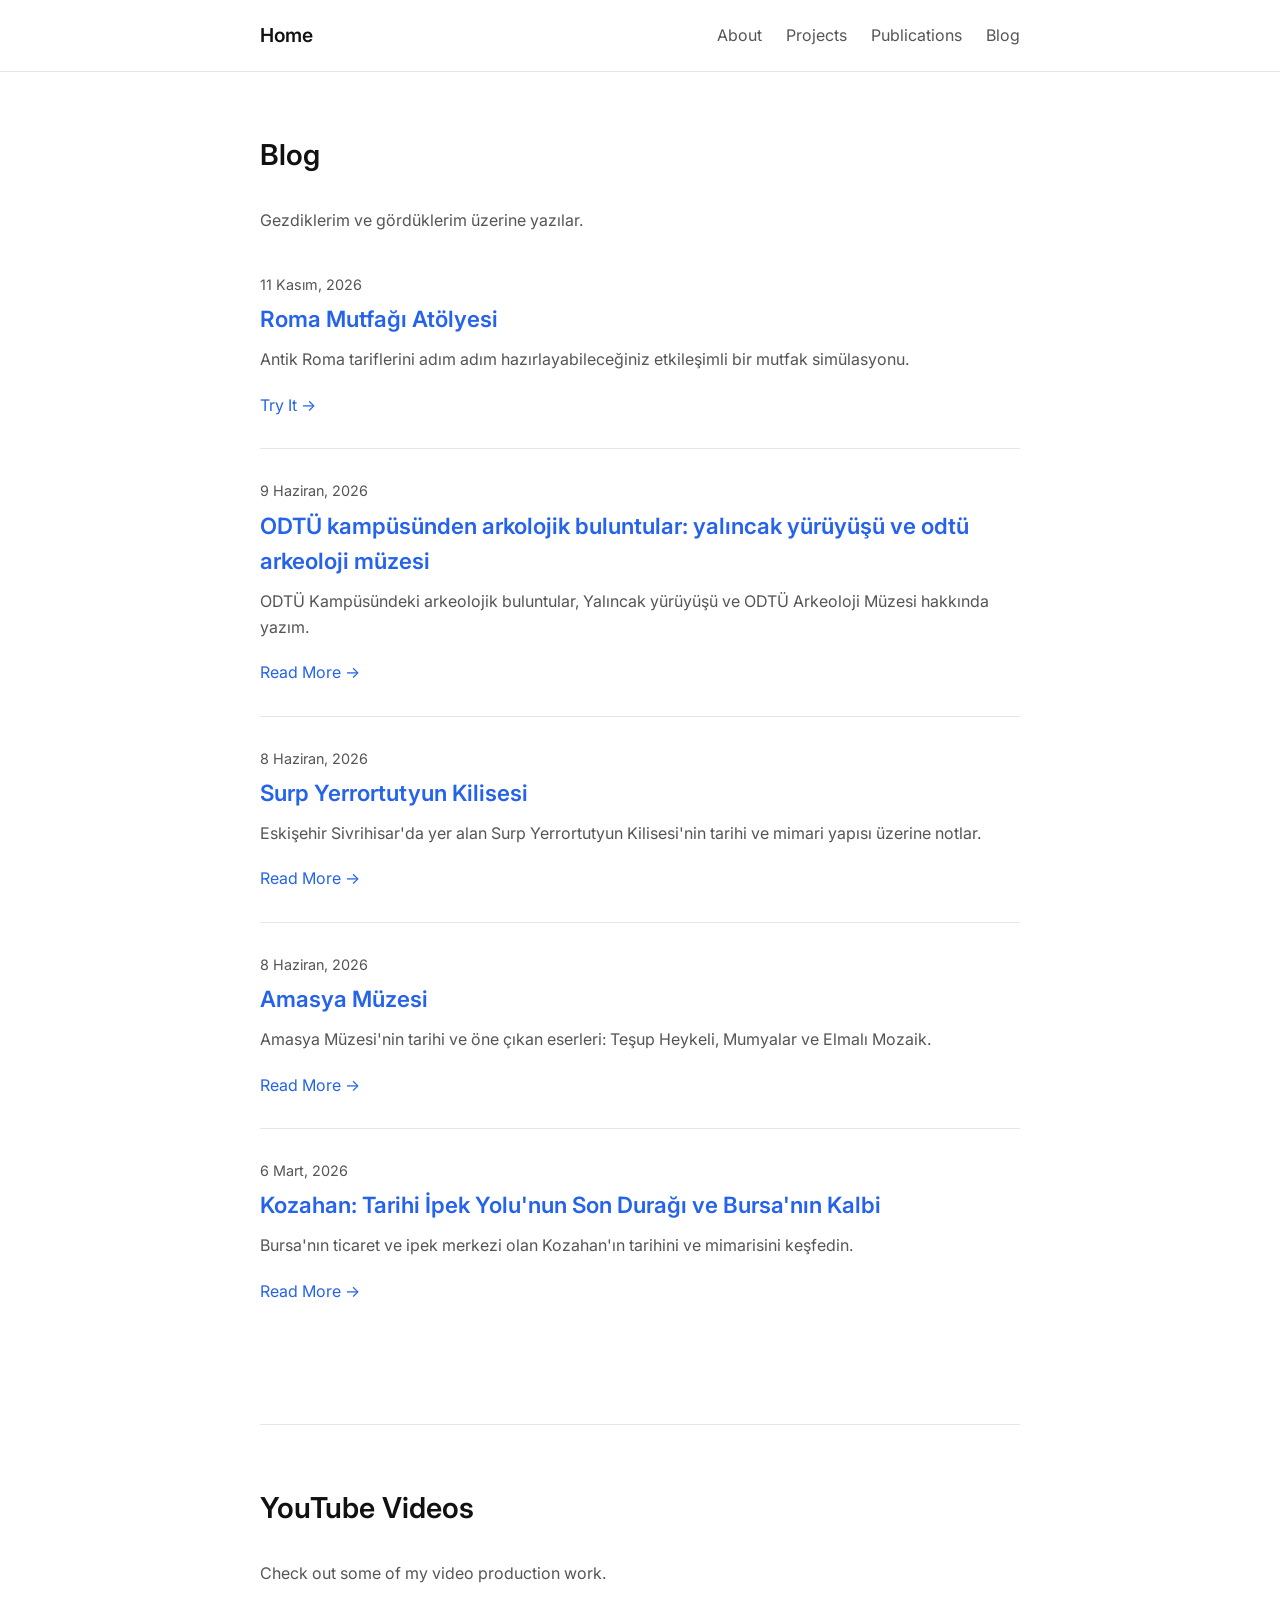
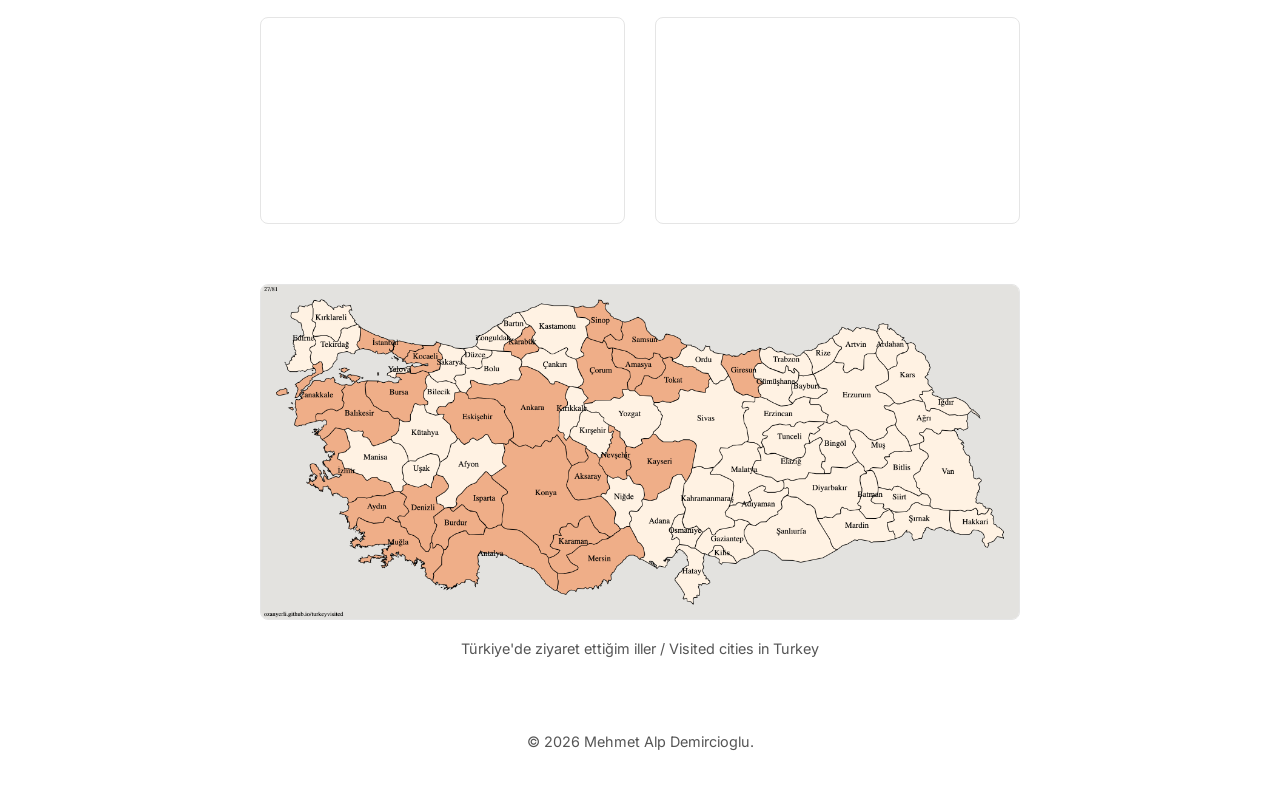
<file: blog.html>
<!DOCTYPE html>
<html lang="en">

<head>
    <meta charset="UTF-8">
    <meta name="viewport" content="width=device-width, initial-scale=1.0">
    <title>Blog | Mehmet Alp Demircioglu</title>
    <link href="https://fonts.googleapis.com/css2?family=Inter:wght@400;500;600&display=swap" rel="stylesheet">
    <link rel="stylesheet" href="style.css">
    <style>
        .blog-post {
            border-bottom: 1px solid var(--border-color);
            padding-bottom: 30px;
            margin-bottom: 30px;
        }

        .blog-post:last-child {
            border-bottom: none;
        }

        .blog-date {
            color: var(--text-secondary);
            font-size: 0.9rem;
            margin-bottom: 5px;
            display: block;
        }

        .blog-title {
            margin-bottom: 10px;
            font-size: 1.4rem;
        }
    </style>
</head>

<body>
    <header class="navbar">
        <div class="container">
            <div class="logo"><a href="index.html" style="color: inherit; text-decoration: none;">Home</a></div>
            <nav class="nav-links">
                <a href="about.html">About</a>
                <a href="projects.html">Projects</a>
                <a href="publications.html">Publications</a>
                <a href="blog.html">Blog</a>
            </nav>
        </div>
    </header>

    <main class="container">
        <section class="section">
            <h2>Blog</h2>
            <p style="margin-bottom: 40px;">Gezdiklerim ve gördüklerim üzerine yazılar.</p>



            <div class="blog-list">

                <!-- Blog Post 5 -->
                <article class="blog-post">
                    <span class="blog-date">11 Kasım, 2026</span>
                    <h3 class="blog-title"><a href="atolye.html">Roma Mutfağı Atölyesi</a></h3>
                    <p>Antik Roma tariflerini adım adım hazırlayabileceğiniz etkileşimli bir mutfak simülasyonu.</p>
                    <a href="atolye.html">Try It &rarr;</a>
                </article>

                <!-- Blog Post 4 -->
                <article class="blog-post">
                    <span class="blog-date">9 Haziran, 2026</span>
                    <h3 class="blog-title"><a href="odtu-arkeoloji.html">ODTÜ kampüsünden arkolojik buluntular: yalıncak
                            yürüyüşü ve odtü arkeoloji müzesi</a></h3>
                    <p>ODTÜ Kampüsündeki arkeolojik buluntular, Yalıncak yürüyüşü ve ODTÜ Arkeoloji Müzesi hakkında
                        yazım.</p>
                    <a href="odtu-arkeoloji.html">Read More &rarr;</a>
                </article>

                <!-- Blog Post 3 -->
                <article class="blog-post">
                    <span class="blog-date">8 Haziran, 2026</span>
                    <h3 class="blog-title"><a href="surp-yerrortutyun.html">Surp Yerrortutyun Kilisesi</a></h3>
                    <p>Eskişehir Sivrihisar'da yer alan Surp Yerrortutyun Kilisesi'nin tarihi ve mimari yapısı üzerine
                        notlar.</p>
                    <a href="surp-yerrortutyun.html">Read More &rarr;</a>
                </article>

                <!-- Blog Post 2 -->
                <article class="blog-post">
                    <span class="blog-date">8 Haziran, 2026</span>
                    <h3 class="blog-title"><a href="amasya-muzesi.html">Amasya Müzesi</a></h3>
                    <p>Amasya Müzesi'nin tarihi ve öne çıkan eserleri: Teşup Heykeli, Mumyalar ve Elmalı Mozaik.</p>
                    <a href="amasya-muzesi.html">Read More &rarr;</a>
                </article>

                <!-- Blog Post 1 -->
                <article class="blog-post">
                    <span class="blog-date">6 Mart, 2026</span>
                    <h3 class="blog-title"><a href="kozahan.html">Kozahan: Tarihi İpek Yolu'nun Son Durağı ve Bursa'nın
                            Kalbi</a></h3>
                    <p>Bursa'nın ticaret ve ipek merkezi olan Kozahan'ın tarihini ve mimarisini keşfedin.</p>
                    <a href="kozahan.html">Read More &rarr;</a>
                </article>


            </div>
        </section>

        <!-- VIDEOS SECTION -->
        <section id="videos" class="section">
            <h2>YouTube Videos</h2>
            <p style="margin-bottom: 30px;">Check out some of my video production work.</p>
            <div class="works-grid">
                <!-- Video 1 Placeholder -->
                <div class="video-container"
                    style="position: relative; padding-bottom: 56.25%; height: 0; overflow: hidden; border-radius: 8px; border: 1px solid var(--border-color);">
                    <iframe style="position: absolute; top: 0; left: 0; width: 100%; height: 100%;"
                        src="https://www.youtube.com/embed/LLm9T4NFtzc?si=dd7aQpC5qIBL10kc" title="YouTube video player"
                        frameborder="0"
                        allow="accelerometer; autoplay; clipboard-write; encrypted-media; gyroscope; picture-in-picture; web-share"
                        referrerpolicy="strict-origin-when-cross-origin" allowfullscreen></iframe>
                </div>
                <!-- Video 2 Placeholder -->
                <div class="video-container"
                    style="position: relative; padding-bottom: 56.25%; height: 0; overflow: hidden; border-radius: 8px; border: 1px solid var(--border-color);">
                    <iframe style="position: absolute; top: 0; left: 0; width: 100%; height: 100%;"
                        src="https://www.youtube.com/embed/36z6QiDw44s?si=4lc_89q9sxPSyxRR" title="YouTube video player"
                        frameborder="0"
                        allow="accelerometer; autoplay; clipboard-write; encrypted-media; gyroscope; picture-in-picture; web-share"
                        referrerpolicy="strict-origin-when-cross-origin" allowfullscreen></iframe>
                </div>
            </div>
        </section>
        <figure style="margin: 0 0 40px 0;">
            <img src="assets/turkeyvisited.png" alt="Visited places in Turkey"
                style="width: 100%; border-radius: 8px; border: 1px solid var(--border-color);">
            <figcaption style="text-align: center; margin-top: 10px; color: var(--text-secondary); font-size: 0.9rem;">
                Türkiye'de ziyaret ettiğim iller / Visited cities in Turkey</figcaption>
        </figure>
    </main>

    <footer>
        <p>&copy; 2026 Mehmet Alp Demircioglu.</p>
    </footer>
</body>

</html>
</file>
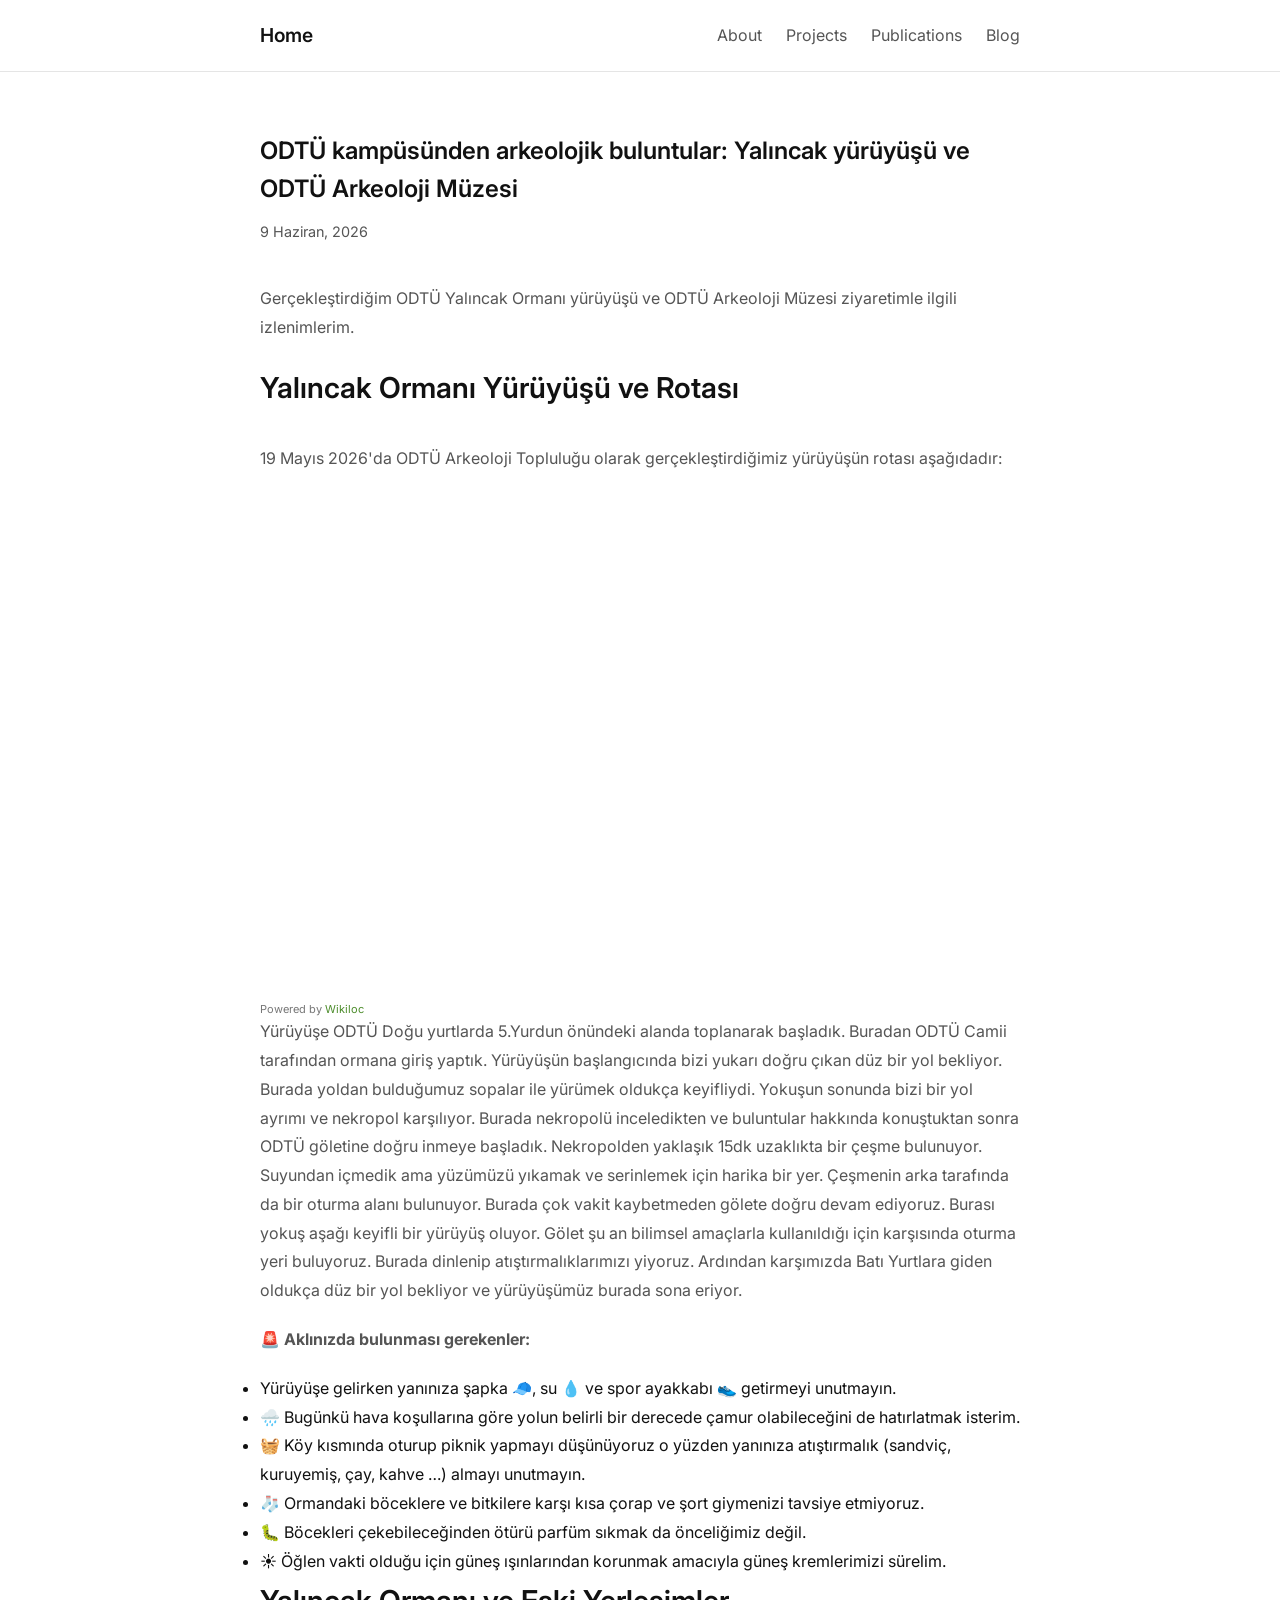
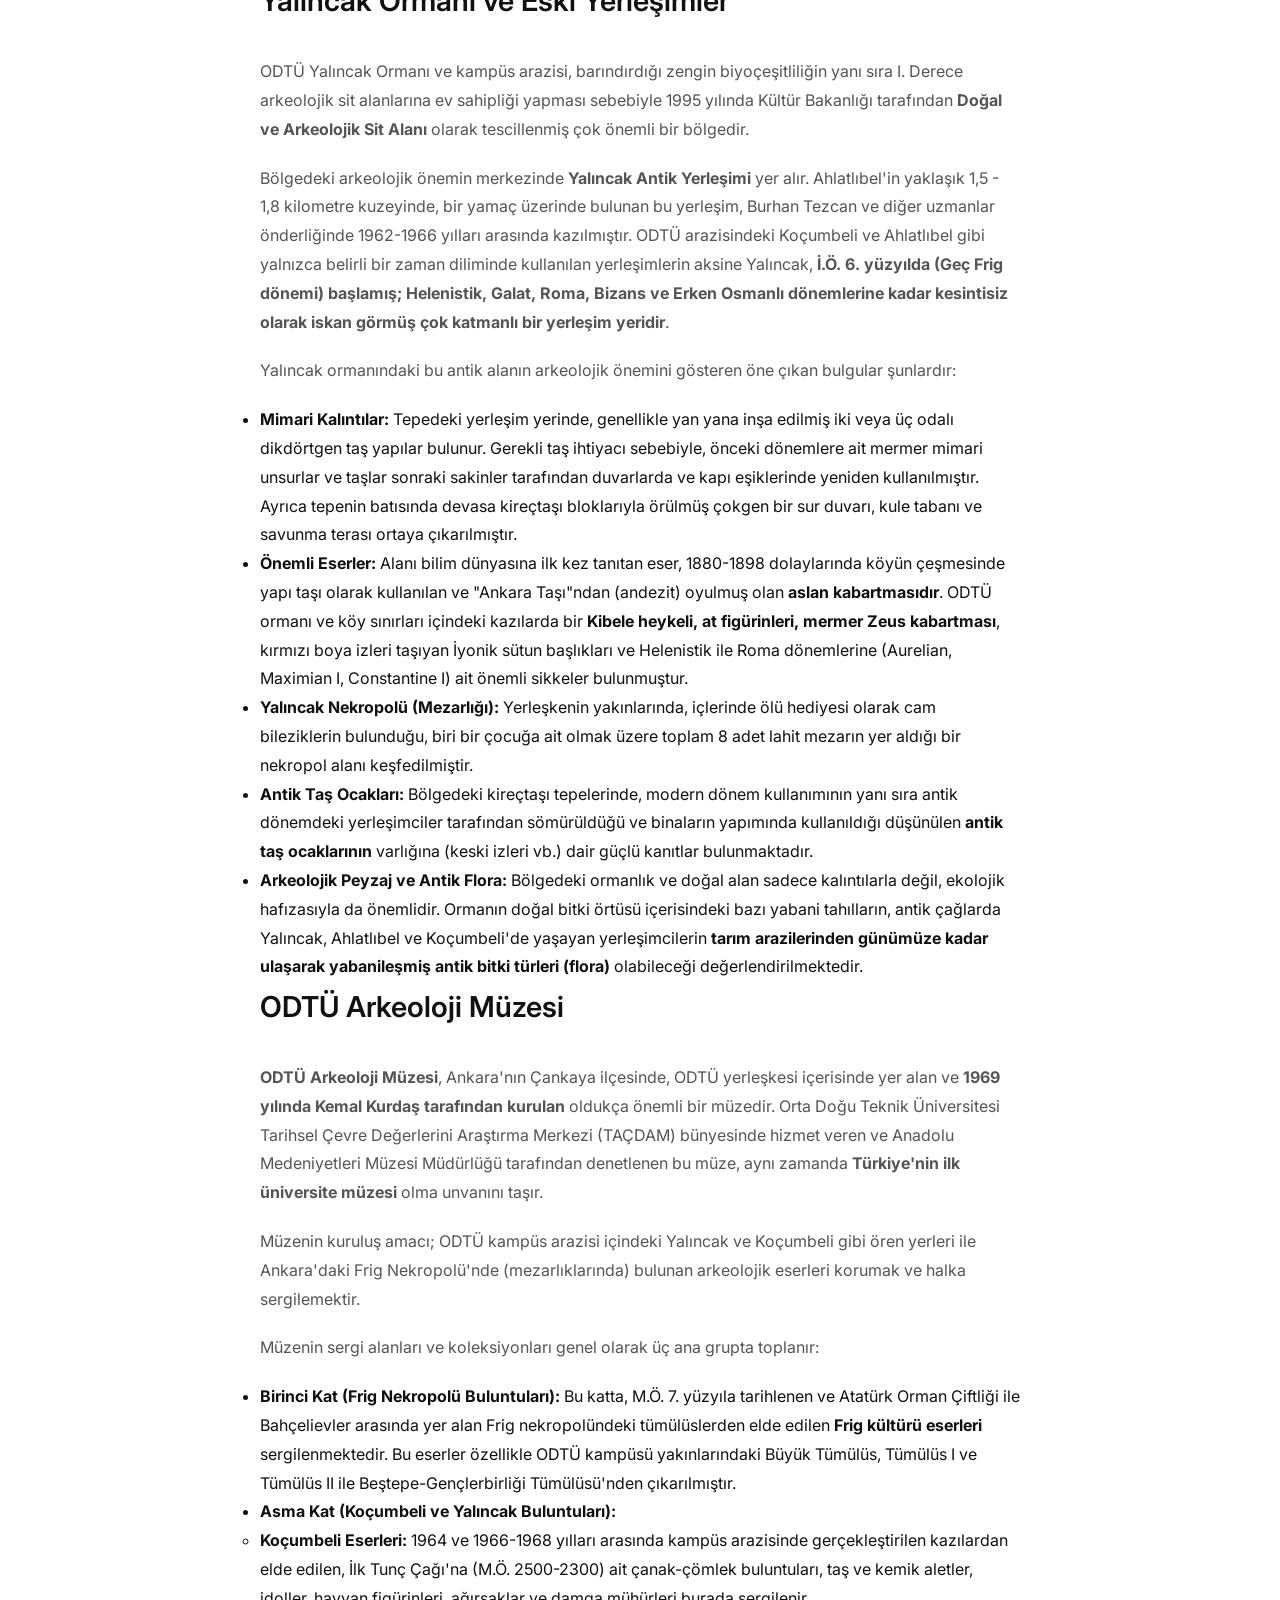
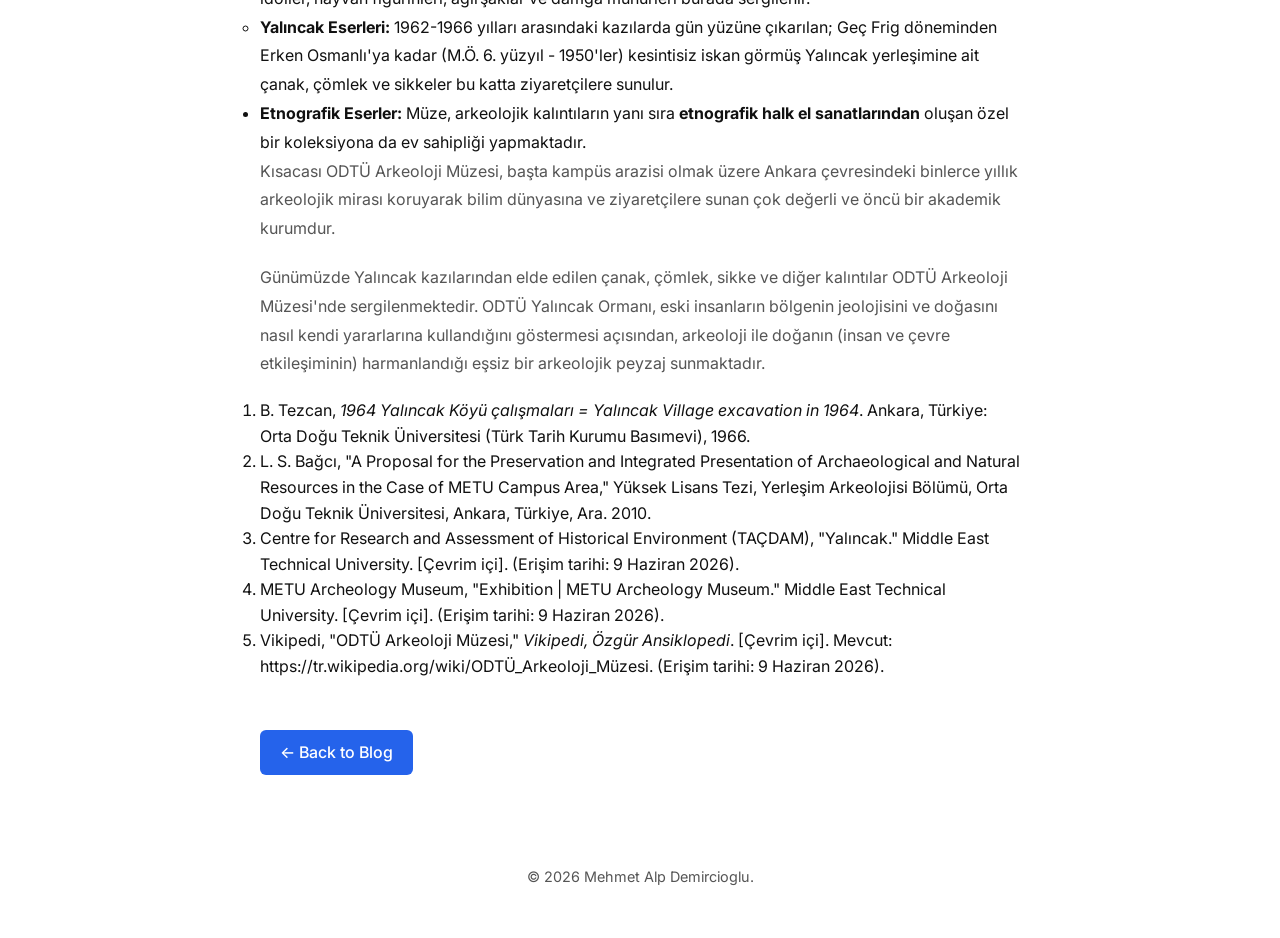
<file: odtu-arkeoloji.html>
<!DOCTYPE html>
<html lang="en">

<head>
    <meta charset="UTF-8">
    <meta name="viewport" content="width=device-width, initial-scale=1.0">
    <title>ODTÜ Kampüsünden Arkeolojik Buluntular: Yalıncak Yürüyüşü ve ODTÜ Arkeoloji Müzesi | Mehmet Alp Demircioglu
    </title>
    <link href="https://fonts.googleapis.com/css2?family=Inter:wght@400;500;600&display=swap" rel="stylesheet">
    <link rel="stylesheet" href="style.css">
    <style>
        .blog-header {
            margin-bottom: 40px;
        }

        .blog-header h1 {
            margin-bottom: 10px;
        }

        .blog-date {
            color: var(--text-secondary);
            font-size: 0.9rem;
        }

        .blog-content {
            line-height: 1.8;
        }

        .blog-content p {
            margin-bottom: 20px;
        }
    </style>
</head>

<body>
    <header class="navbar">
        <div class="container">
            <div class="logo"><a href="index.html" style="color: inherit; text-decoration: none;">Home</a></div>
            <nav class="nav-links">
                <a href="about.html">About</a>
                <a href="projects.html">Projects</a>
                <a href="publications.html">Publications</a>
                <a href="blog.html">Blog</a>
            </nav>
        </div>
    </header>

    <main class="container">
        <article class="section">
            <header class="blog-header">
                <h1>ODTÜ kampüsünden arkeolojik buluntular: Yalıncak yürüyüşü ve ODTÜ Arkeoloji Müzesi</h1>
                <span class="blog-date">9 Haziran, 2026</span>
            </header>

            <div class="blog-content">
                <p>Gerçekleştirdiğim ODTÜ Yalıncak Ormanı yürüyüşü ve ODTÜ Arkeoloji Müzesi ziyaretimle ilgili
                    izlenimlerim.</p>
                <h2>Yalıncak Ormanı Yürüyüşü ve Rotası</h2>
                <p>19 Mayıs 2026'da ODTÜ Arkeoloji Topluluğu olarak gerçekleştirdiğimiz yürüyüşün rotası aşağıdadır:
                </p>
                <iframe frameBorder="0" scrolling="no"
                    src="https://www.wikiloc.com/wikiloc/embedv2.do?id=264729846&elevation=on&images=on&maptype=H"
                    width="600" height="500"></iframe>
                <div style="color:#777;font-size:11px;line-height:16px;">Powered by&nbsp;<a
                        style="color:#4C8C2B;font-size:11px;line-height:16px;" target="_blank"
                        href="https://www.wikiloc.com">Wikiloc</a></div>
                <p>Yürüyüşe ODTÜ Doğu yurtlarda 5.Yurdun önündeki alanda toplanarak başladık. Buradan ODTÜ Camii
                    tarafından ormana giriş yaptık. Yürüyüşün başlangıcında bizi yukarı doğru çıkan düz bir yol
                    bekliyor. Burada yoldan bulduğumuz sopalar ile yürümek oldukça keyifliydi. Yokuşun sonunda bizi bir
                    yol ayrımı ve nekropol karşılıyor. Burada nekropolü inceledikten ve buluntular hakkında konuştuktan
                    sonra ODTÜ göletine doğru inmeye başladık. Nekropolden yaklaşık 15dk uzaklıkta bir çeşme bulunuyor.
                    Suyundan içmedik ama yüzümüzü yıkamak ve serinlemek için harika bir yer. Çeşmenin arka tarafında da
                    bir oturma alanı bulunuyor. Burada çok vakit kaybetmeden gölete doğru devam ediyoruz. Burası yokuş
                    aşağı keyifli bir yürüyüş oluyor. Gölet şu an bilimsel amaçlarla kullanıldığı için karşısında oturma
                    yeri buluyoruz. Burada dinlenip atıştırmalıklarımızı yiyoruz. Ardından karşımızda Batı Yurtlara
                    giden oldukça düz bir yol bekliyor ve yürüyüşümüz burada sona eriyor.</p>

                <p><strong>🚨 Aklınızda bulunması gerekenler:</strong></p>
                <ul>
                    <li>Yürüyüşe gelirken yanınıza şapka 🧢, su 💧 ve spor ayakkabı 👟 getirmeyi unutmayın.</li>
                    <li>🌧️ Bugünkü hava koşullarına göre yolun belirli bir derecede çamur olabileceğini de hatırlatmak
                        isterim.</li>
                    <li>🧺 Köy kısmında oturup piknik yapmayı düşünüyoruz o yüzden yanınıza atıştırmalık (sandviç,
                        kuruyemiş, çay, kahve …) almayı unutmayın.</li>
                    <li>🧦 Ormandaki böceklere ve bitkilere karşı kısa çorap ve şort giymenizi tavsiye etmiyoruz.</li>
                    <li>🐛 Böcekleri çekebileceğinden ötürü parfüm sıkmak da önceliğimiz değil.</li>
                    <li>☀️ Öğlen vakti olduğu için güneş ışınlarından korunmak amacıyla güneş kremlerimizi sürelim.</li>
                </ul>
                <h2>Yalıncak Ormanı ve Eski Yerleşimler</h2>
                <p>ODTÜ Yalıncak Ormanı ve kampüs arazisi, barındırdığı zengin biyoçeşitliliğin yanı sıra I. Derece
                    arkeolojik sit alanlarına ev sahipliği yapması sebebiyle 1995 yılında Kültür Bakanlığı tarafından
                    <strong>Doğal ve Arkeolojik Sit Alanı</strong> olarak tescillenmiş çok önemli bir bölgedir.
                </p>

                <p>Bölgedeki arkeolojik önemin merkezinde <strong>Yalıncak Antik Yerleşimi</strong> yer alır.
                    Ahlatlıbel'in yaklaşık 1,5 - 1,8 kilometre kuzeyinde, bir yamaç üzerinde bulunan bu yerleşim, Burhan
                    Tezcan ve diğer uzmanlar önderliğinde 1962-1966 yılları arasında kazılmıştır. ODTÜ arazisindeki
                    Koçumbeli ve Ahlatlıbel gibi yalnızca belirli bir zaman diliminde kullanılan yerleşimlerin aksine
                    Yalıncak, <strong>İ.Ö. 6. yüzyılda (Geç Frig dönemi) başlamış; Helenistik, Galat, Roma, Bizans ve
                        Erken Osmanlı dönemlerine kadar kesintisiz olarak iskan görmüş çok katmanlı bir yerleşim
                        yeridir</strong>.</p>

                <p>Yalıncak ormanındaki bu antik alanın arkeolojik önemini gösteren öne çıkan bulgular şunlardır:</p>

                <ul>
                    <li><strong>Mimari Kalıntılar:</strong> Tepedeki yerleşim yerinde, genellikle yan yana inşa edilmiş
                        iki veya üç odalı dikdörtgen taş yapılar bulunur. Gerekli taş ihtiyacı sebebiyle, önceki
                        dönemlere ait mermer mimari unsurlar ve taşlar sonraki sakinler tarafından duvarlarda ve kapı
                        eşiklerinde yeniden kullanılmıştır. Ayrıca tepenin batısında devasa kireçtaşı bloklarıyla
                        örülmüş çokgen bir sur duvarı, kule tabanı ve savunma terası ortaya çıkarılmıştır.</li>
                    <li><strong>Önemli Eserler:</strong> Alanı bilim dünyasına ilk kez tanıtan eser, 1880-1898
                        dolaylarında köyün çeşmesinde yapı taşı olarak kullanılan ve "Ankara Taşı"ndan (andezit) oyulmuş
                        olan <strong>aslan kabartmasıdır</strong>. ODTÜ ormanı ve köy sınırları içindeki kazılarda bir
                        <strong>Kibele heykeli, at figürinleri, mermer Zeus kabartması</strong>, kırmızı boya izleri
                        taşıyan İyonik sütun başlıkları ve Helenistik ile Roma dönemlerine (Aurelian, Maximian I,
                        Constantine I) ait önemli sikkeler bulunmuştur.
                    </li>
                    <li><strong>Yalıncak Nekropolü (Mezarlığı):</strong> Yerleşkenin yakınlarında, içlerinde ölü
                        hediyesi olarak cam bileziklerin bulunduğu, biri bir çocuğa ait olmak üzere toplam 8 adet lahit
                        mezarın yer aldığı bir nekropol alanı keşfedilmiştir.</li>
                    <li><strong>Antik Taş Ocakları:</strong> Bölgedeki kireçtaşı tepelerinde, modern dönem kullanımının
                        yanı sıra antik dönemdeki yerleşimciler tarafından sömürüldüğü ve binaların yapımında
                        kullanıldığı düşünülen <strong>antik taş ocaklarının</strong> varlığına (keski izleri vb.) dair
                        güçlü kanıtlar bulunmaktadır.</li>
                    <li><strong>Arkeolojik Peyzaj ve Antik Flora:</strong> Bölgedeki ormanlık ve doğal alan sadece
                        kalıntılarla değil, ekolojik hafızasıyla da önemlidir. Ormanın doğal bitki örtüsü içerisindeki
                        bazı yabani tahılların, antik çağlarda Yalıncak, Ahlatlıbel ve Koçumbeli'de yaşayan
                        yerleşimcilerin <strong>tarım arazilerinden günümüze kadar ulaşarak yabanileşmiş antik bitki
                            türleri (flora)</strong> olabileceği değerlendirilmektedir.</li>
                </ul>

                <h2>ODTÜ Arkeoloji Müzesi</h2>
                <p><strong>ODTÜ Arkeoloji Müzesi</strong>, Ankara'nın Çankaya ilçesinde, ODTÜ yerleşkesi içerisinde yer
                    alan ve <strong>1969 yılında Kemal Kurdaş tarafından kurulan</strong> oldukça önemli bir müzedir.
                    Orta Doğu Teknik Üniversitesi Tarihsel Çevre Değerlerini Araştırma Merkezi (TAÇDAM) bünyesinde
                    hizmet veren ve Anadolu Medeniyetleri Müzesi Müdürlüğü tarafından denetlenen bu müze, aynı zamanda
                    <strong>Türkiye'nin ilk üniversite müzesi</strong> olma unvanını taşır.
                </p>

                <p>Müzenin kuruluş amacı; ODTÜ kampüs arazisi içindeki Yalıncak ve Koçumbeli gibi ören yerleri ile
                    Ankara'daki Frig Nekropolü'nde (mezarlıklarında) bulunan arkeolojik eserleri korumak ve halka
                    sergilemektir.</p>

                <p>Müzenin sergi alanları ve koleksiyonları genel olarak üç ana grupta toplanır:</p>

                <ul>
                    <li><strong>Birinci Kat (Frig Nekropolü Buluntuları):</strong> Bu katta, M.Ö. 7. yüzyıla tarihlenen
                        ve Atatürk Orman Çiftliği ile Bahçelievler arasında yer alan Frig nekropolündeki tümülüslerden
                        elde edilen <strong>Frig kültürü eserleri</strong> sergilenmektedir. Bu eserler özellikle ODTÜ
                        kampüsü yakınlarındaki Büyük Tümülüs, Tümülüs I ve Tümülüs II ile Beştepe-Gençlerbirliği
                        Tümülüsü'nden çıkarılmıştır.</li>
                    <li><strong>Asma Kat (Koçumbeli ve Yalıncak Buluntuları):</strong>
                        <ul>
                            <li><strong>Koçumbeli Eserleri:</strong> 1964 ve 1966-1968 yılları arasında kampüs
                                arazisinde gerçekleştirilen kazılardan elde edilen, İlk Tunç Çağı'na (M.Ö. 2500-2300)
                                ait çanak-çömlek buluntuları, taş ve kemik aletler, idoller, hayvan figürinleri,
                                ağırşaklar ve damga mühürleri burada sergilenir.</li>
                            <li><strong>Yalıncak Eserleri:</strong> 1962-1966 yılları arasındaki kazılarda gün yüzüne
                                çıkarılan; Geç Frig döneminden Erken Osmanlı'ya kadar (M.Ö. 6. yüzyıl - 1950'ler)
                                kesintisiz iskan görmüş Yalıncak yerleşimine ait çanak, çömlek ve sikkeler bu katta
                                ziyaretçilere sunulur.</li>
                        </ul>
                    </li>
                    <li><strong>Etnografik Eserler:</strong> Müze, arkeolojik kalıntıların yanı sıra <strong>etnografik
                            halk el sanatlarından</strong> oluşan özel bir koleksiyona da ev sahipliği yapmaktadır.</li>
                </ul>

                <p>Kısacası ODTÜ Arkeoloji Müzesi, başta kampüs arazisi olmak üzere Ankara çevresindeki binlerce yıllık
                    arkeolojik mirası koruyarak bilim dünyasına ve ziyaretçilere sunan çok değerli ve öncü bir akademik
                    kurumdur.</p>

                <p>Günümüzde Yalıncak kazılarından elde edilen çanak, çömlek, sikke ve diğer kalıntılar ODTÜ Arkeoloji
                    Müzesi'nde sergilenmektedir. ODTÜ Yalıncak Ormanı, eski insanların bölgenin jeolojisini ve doğasını
                    nasıl kendi yararlarına kullandığını göstermesi açısından, arkeoloji ile doğanın (insan ve çevre
                    etkileşiminin) harmanlandığı eşsiz bir arkeolojik peyzaj sunmaktadır.</p>
            </div>
            <div class="kaynakca-ieee">
                <ol>
                    <li>
                        B. Tezcan, <i>1964 Yalıncak Köyü çalışmaları = Yalıncak Village excavation in 1964</i>. Ankara,
                        Türkiye: Orta Doğu Teknik Üniversitesi (Türk Tarih Kurumu Basımevi), 1966.
                    </li>
                    <li>
                        L. S. Bağcı, "A Proposal for the Preservation and Integrated Presentation of Archaeological and
                        Natural Resources in the Case of METU Campus Area," Yüksek Lisans Tezi, Yerleşim Arkeolojisi
                        Bölümü, Orta Doğu Teknik Üniversitesi, Ankara, Türkiye, Ara. 2010.
                    </li>
                    <li>
                        Centre for Research and Assessment of Historical Environment (TAÇDAM), "Yalıncak." Middle East
                        Technical University. [Çevrim içi]. (Erişim tarihi: 9 Haziran 2026).
                    </li>
                    <li>
                        METU Archeology Museum, "Exhibition | METU Archeology Museum." Middle East Technical University.
                        [Çevrim içi]. (Erişim tarihi: 9 Haziran 2026).
                    </li>
                    <li>
                        Vikipedi, "ODTÜ Arkeoloji Müzesi," <i>Vikipedi, Özgür Ansiklopedi</i>. [Çevrim içi]. Mevcut:
                        https://tr.wikipedia.org/wiki/ODTÜ_Arkeoloji_Müzesi. (Erişim tarihi: 9 Haziran 2026).
                    </li>
                </ol>
            </div>
            <div style="margin-top: 50px;">
                <a href="blog.html" class="btn">&larr; Back to Blog</a>
            </div>
        </article>
    </main>

    <footer>
        <p>&copy; 2026 Mehmet Alp Demircioglu.</p>
    </footer>
</body>

</html>
</file>
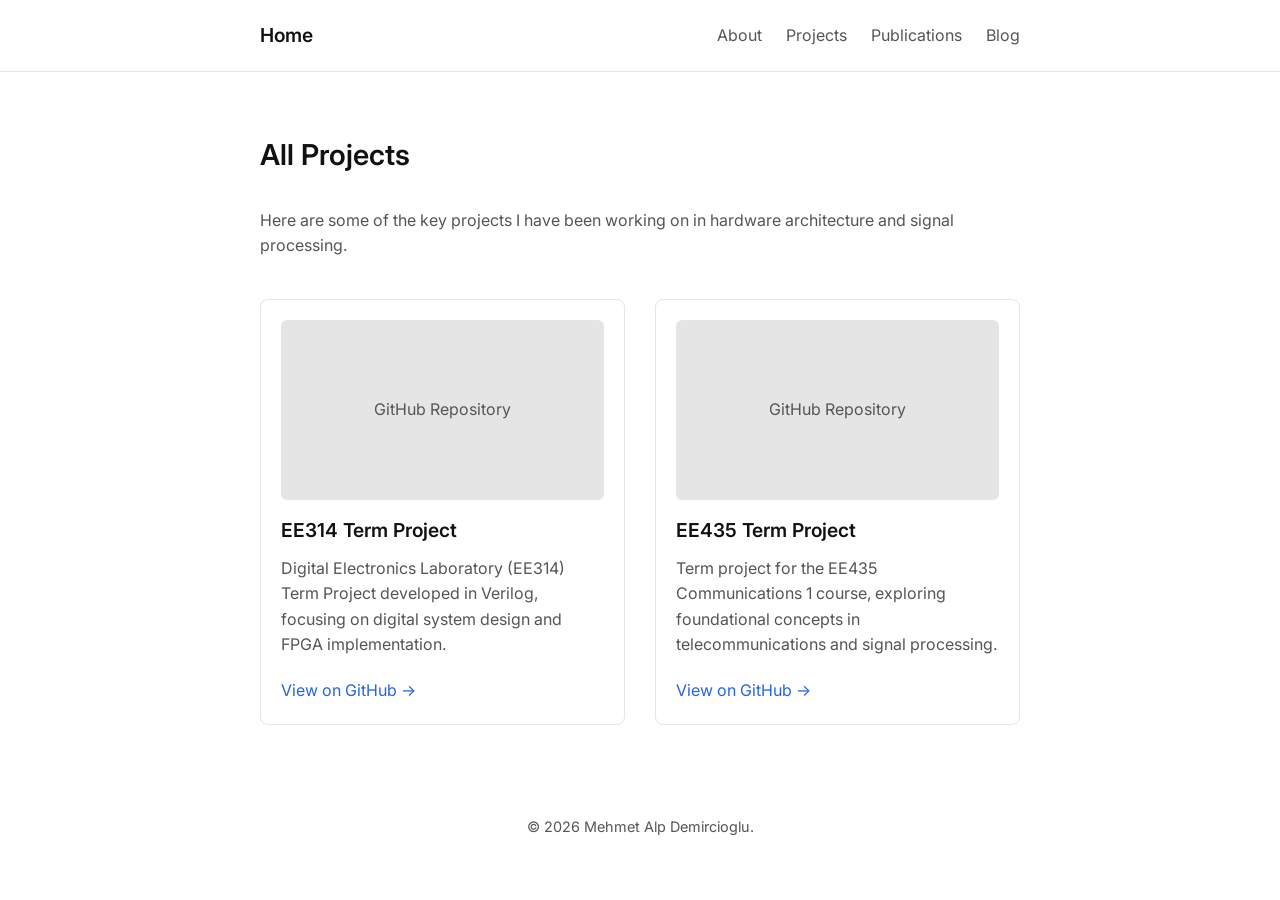
<file: projects.html>
<!DOCTYPE html>
<html lang="en">

<head>
    <meta charset="UTF-8">
    <meta name="viewport" content="width=device-width, initial-scale=1.0">
    <title>Projects | Mehmet Alp Demircioglu</title>
    <link href="https://fonts.googleapis.com/css2?family=Inter:wght@400;500;600&display=swap" rel="stylesheet">
    <link rel="stylesheet" href="style.css">
</head>

<body>
    <header class="navbar">
        <div class="container">
            <div class="logo"><a href="index.html" style="color: inherit; text-decoration: none;">Home</a></div>
            <nav class="nav-links">
                <a href="about.html">About</a>
                <a href="projects.html">Projects</a>
                <a href="publications.html">Publications</a>
                <a href="blog.html">Blog</a>
            </nav>
        </div>
    </header>

    <main class="container">
        <section class="section">
            <h2>All Projects</h2>
            <p style="margin-bottom: 40px;">Here are some of the key projects I have been working on in hardware
                architecture and signal processing.</p>

            <div class="works-grid">

                <!-- Project 1 -->
                <article class="project-card">
                    <div
                        style="width: 100%; height: 180px; background-color: var(--border-color); border-radius: 6px; margin-bottom: 15px; display: flex; align-items: center; justify-content: center; color: var(--text-secondary);">
                        GitHub Repository</div>
                    <h3>EE314 Term Project</h3>
                    <p>Digital Electronics Laboratory (EE314) Term Project developed in Verilog, focusing on digital
                        system design and FPGA implementation.</p>
                    <a href="https://github.com/MehmetAlp05/EE314_Term_Project" target="_blank"
                        rel="noopener noreferrer">View on GitHub &rarr;</a>
                </article>

                <!-- Project 2 -->
                <article class="project-card">
                    <div
                        style="width: 100%; height: 180px; background-color: var(--border-color); border-radius: 6px; margin-bottom: 15px; display: flex; align-items: center; justify-content: center; color: var(--text-secondary);">
                        GitHub Repository</div>
                    <h3>EE435 Term Project</h3>
                    <p>Term project for the EE435 Communications 1 course, exploring foundational concepts in telecommunications and signal processing.</p>
                    <a href="https://github.com/MehmetAlp05/ee435-term-project" target="_blank"
                        rel="noopener noreferrer">View on GitHub &rarr;</a>
                </article>

            </div>
        </section>
    </main>

    <footer>
        <p>&copy; 2026 Mehmet Alp Demircioglu.</p>
    </footer>
</body>

</html>
</file>
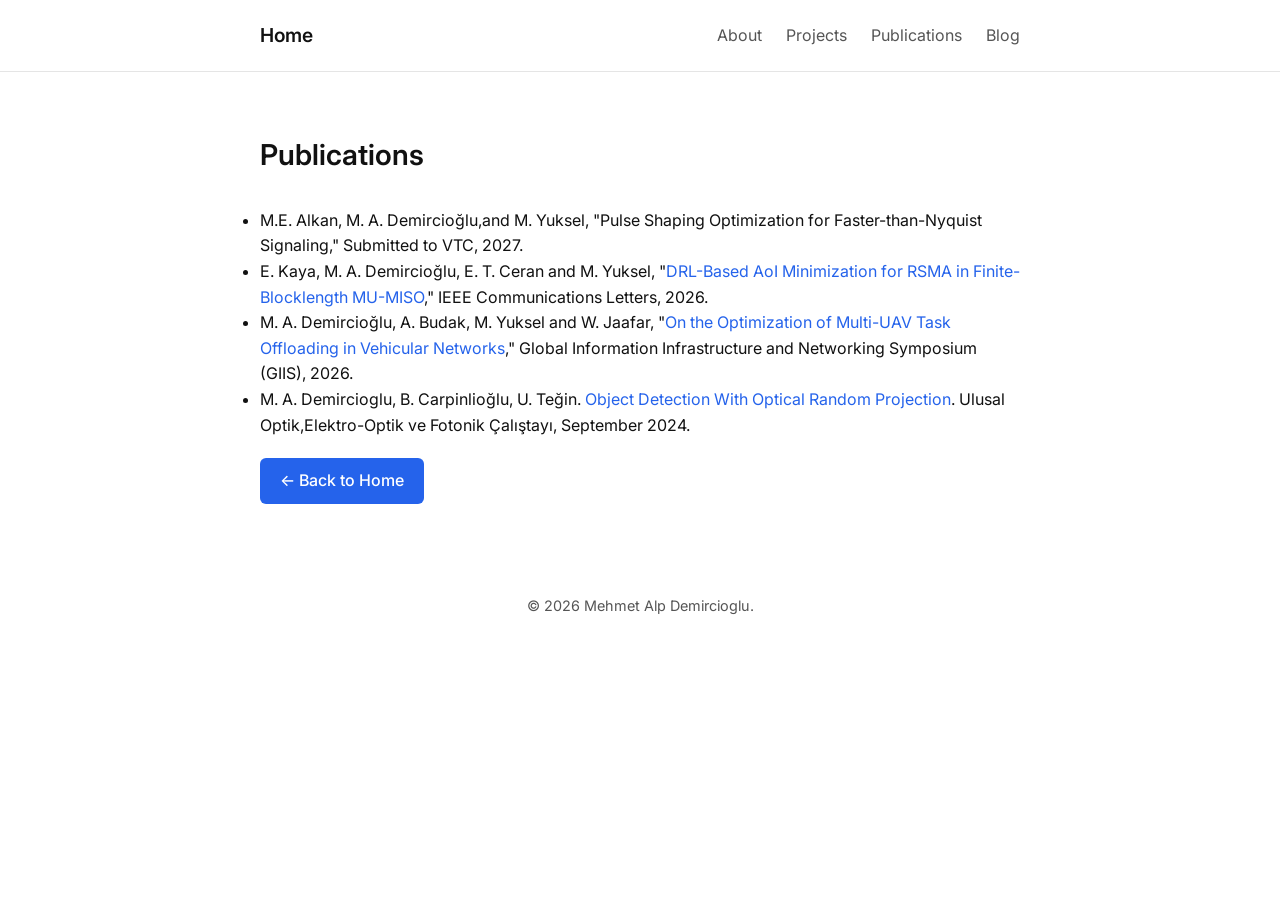
<file: publications.html>
<!DOCTYPE html>
<html lang="en">

<head>
    <meta charset="UTF-8">
    <meta name="viewport" content="width=device-width, initial-scale=1.0">
    <title>Publications | Mehmet Alp Demircioglu</title>
    <!-- We use Inter font for a clean, professional look -->
    <link href="https://fonts.googleapis.com/css2?family=Inter:wght@400;500;600&display=swap" rel="stylesheet">
    <link rel="stylesheet" href="style.css">
</head>

<body>
    <header class="navbar">
        <div class="container">
            <div class="logo"><a href="index.html" style="color: inherit; text-decoration: none;">Home</a></div>
            <nav class="nav-links">
                <a href="about.html">About</a>
                <a href="projects.html">Projects</a>
                <a href="publications.html">Publications</a>
                <a href="blog.html">Blog</a>
            </nav>
        </div>
    </header>

    <main class="container">
        <section class="section">
            <h2>Publications</h2>
            <ul>
                <li>M.E. Alkan, M. A. Demircioğlu,and M. Yuksel, "Pulse Shaping Optimization for Faster-than-Nyquist
Signaling," Submitted to VTC, 2027.</li>
                <li>E. Kaya, M. A. Demircioğlu, E. T. Ceran and M. Yuksel, "<a href="https://ieeexplore.ieee.org/abstract/document/11664461/" target="_blank" rel="noopener noreferrer">DRL-Based AoI Minimization for RSMA in Finite-Blocklength MU-MISO</a>," IEEE Communications Letters, 2026.</li>
                <li>M. A. Demircioğlu, A. Budak, M. Yuksel and W. Jaafar, "<a href="https://ieeexplore.ieee.org/abstract/document/11585753/" target="_blank" rel="noopener noreferrer">On the Optimization of Multi-UAV Task Offloading in Vehicular Networks</a>," Global Information Infrastructure and Networking Symposium (GIIS), 2026.</li>
                <li>M. A. Demircioglu, B. Carpinlioğlu, U. Teğin. <a href="https://drive.google.com/file/d/1a5N3f52yjNF33Iq4iBftFpwWrvONCbf4/view?usp=drive_link" target="_blank" rel="noopener noreferrer">Object Detection With Optical Random Projection</a>.
                    Ulusal Optik,Elektro-Optik ve Fotonik Çalıştayı, September 2024.</li>
            </ul>

            <a href="index.html" class="btn" style="margin-top: 20px;">&larr; Back to Home</a>
        </section>
    </main>

    <footer>
        <p>&copy; 2026 Mehmet Alp Demircioglu.</p>
    </footer>

</body>

</html>
</file>
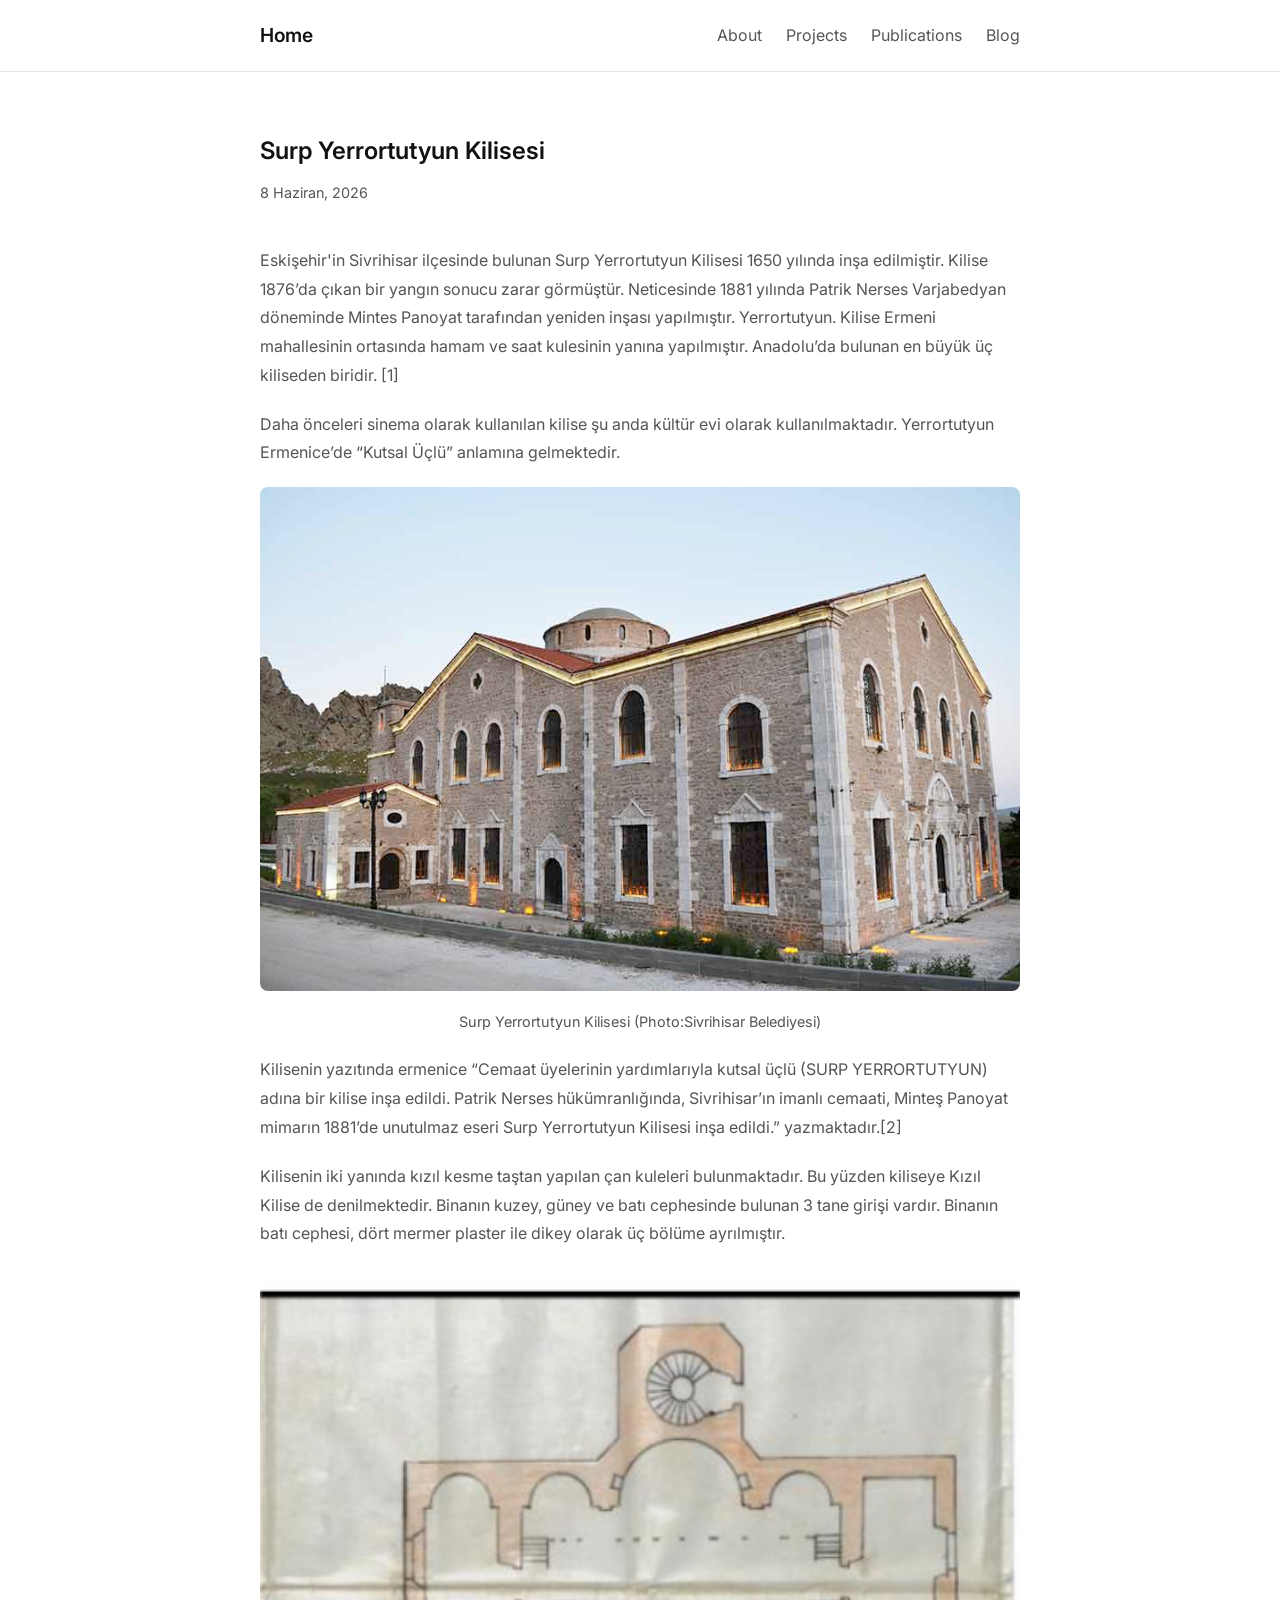
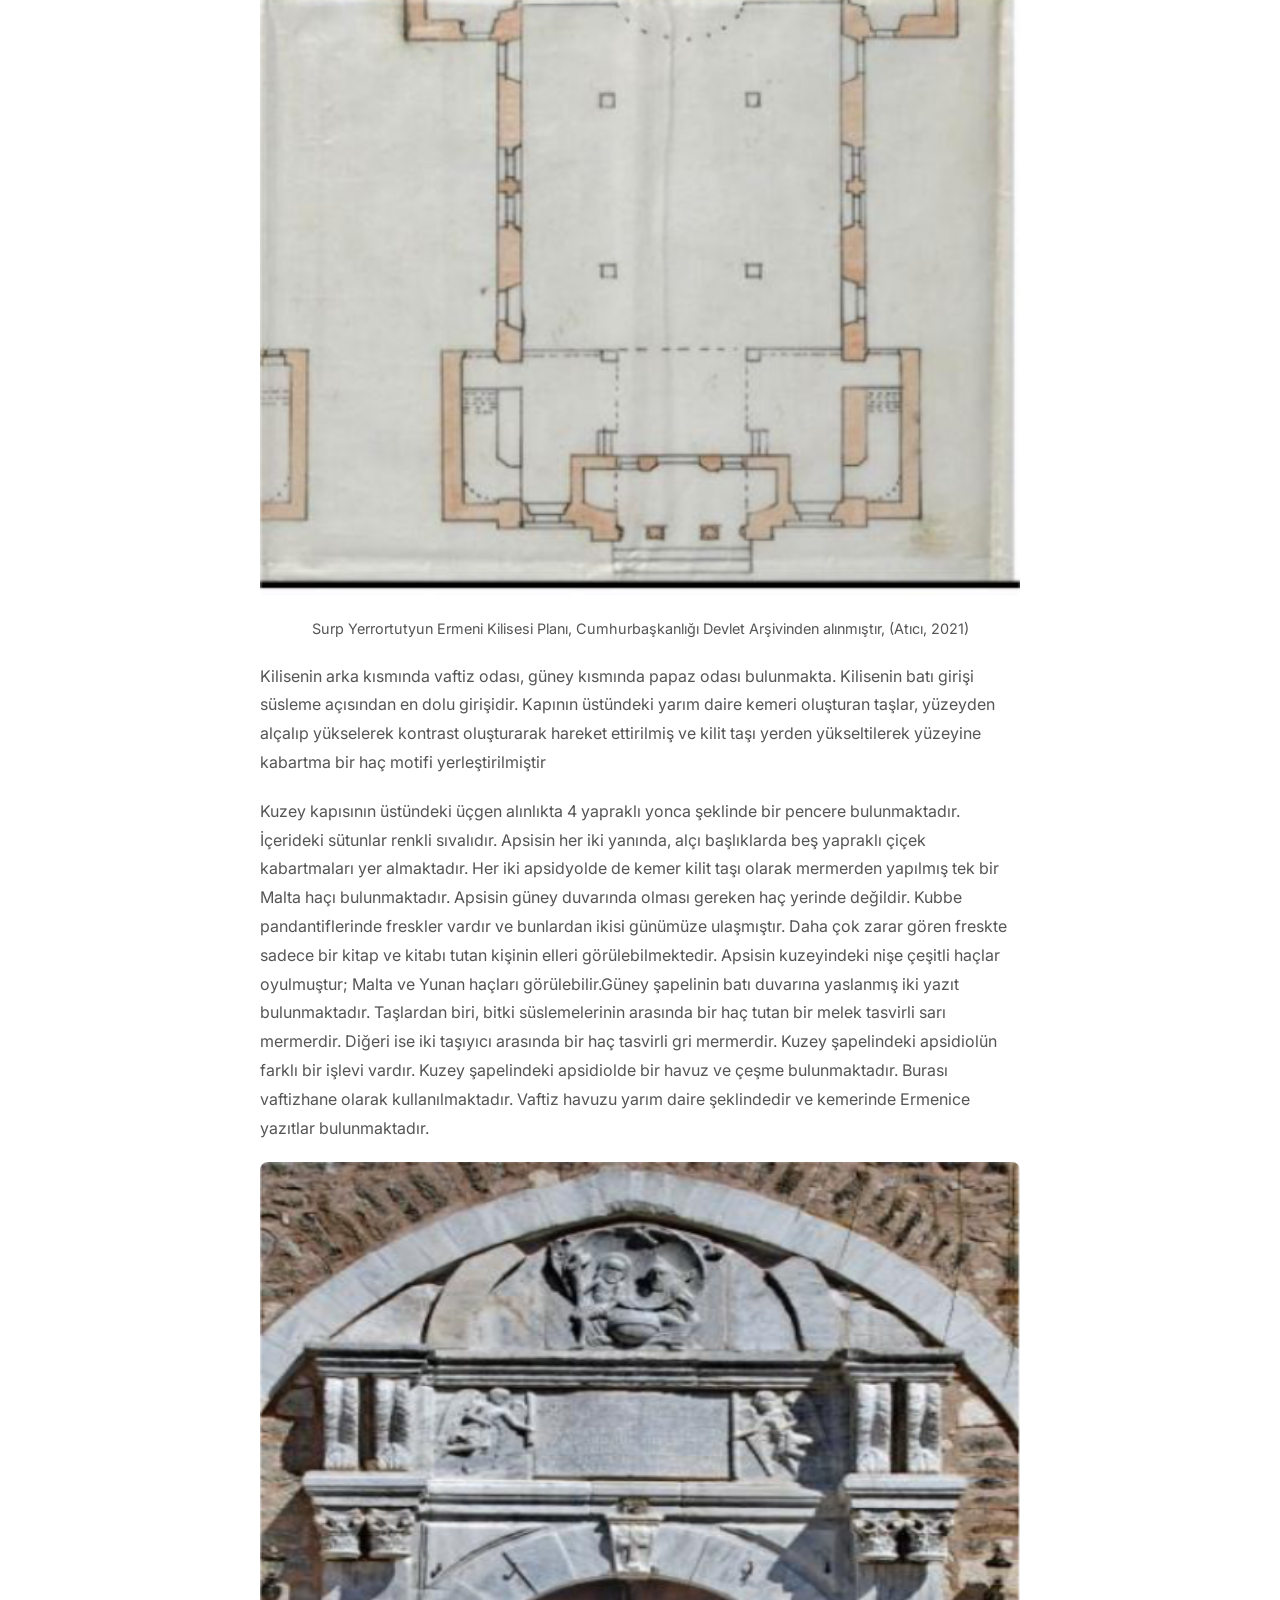
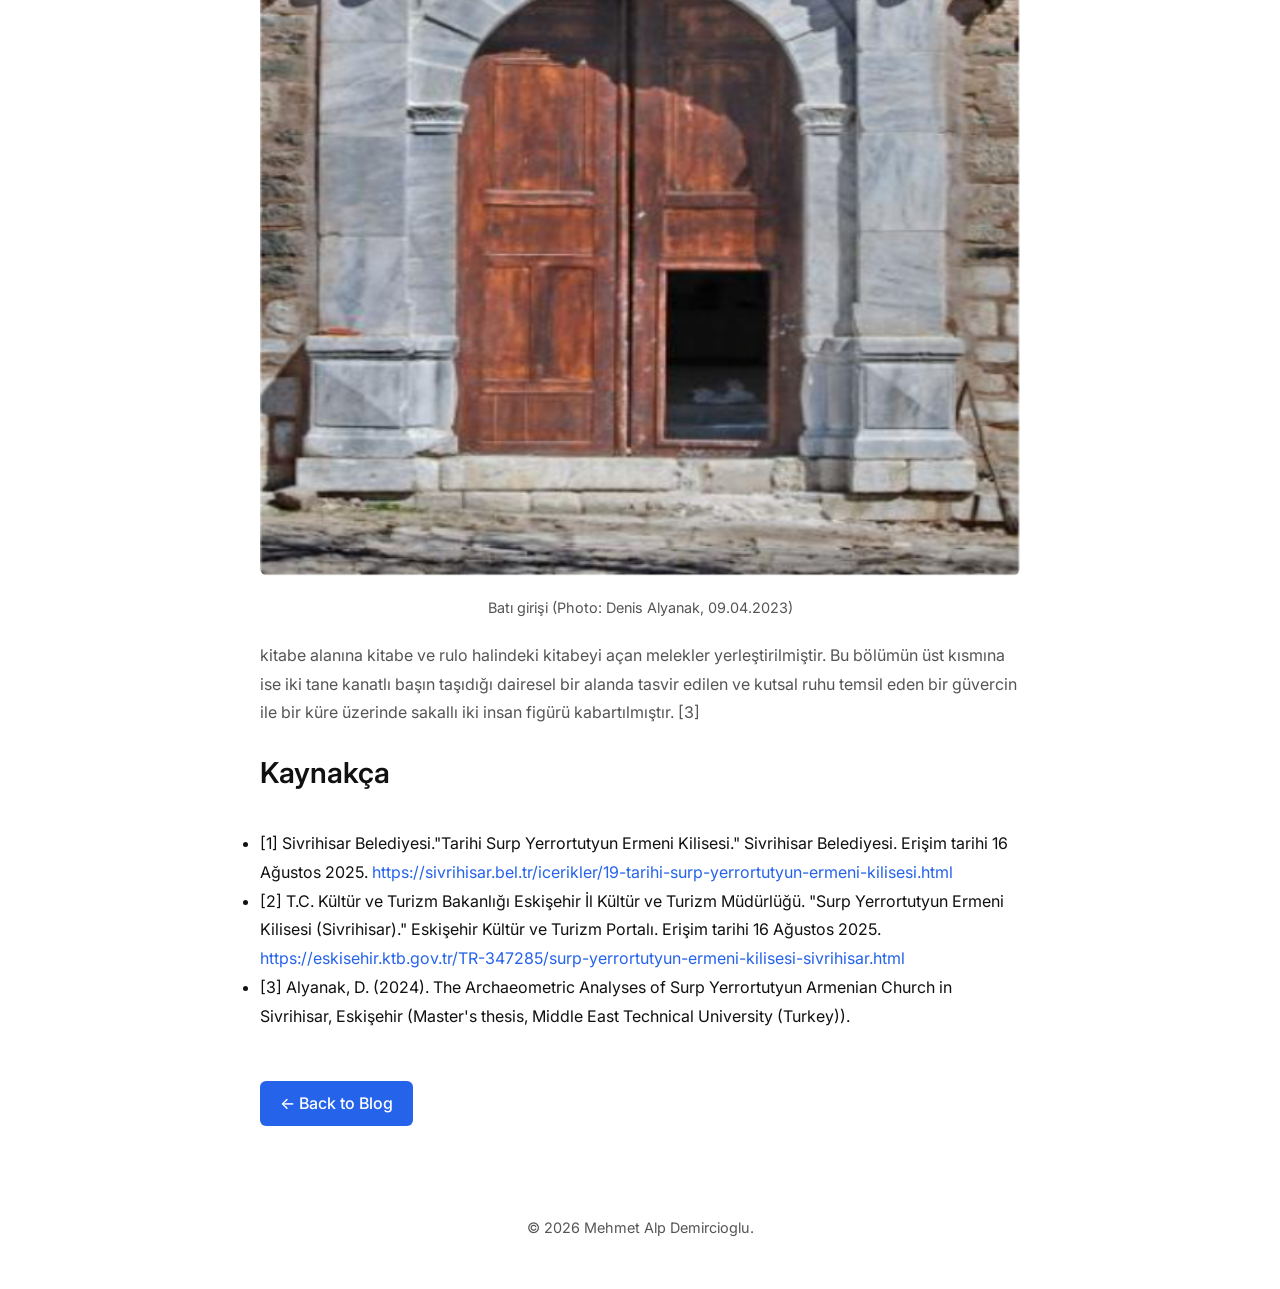
<file: surp-yerrortutyun.html>
<!DOCTYPE html>
<html lang="en">

<head>
    <meta charset="UTF-8">
    <meta name="viewport" content="width=device-width, initial-scale=1.0">
    <title>Surp Yerrortutyun Kilisesi | Mehmet Alp Demircioglu</title>
    <link href="https://fonts.googleapis.com/css2?family=Inter:wght@400;500;600&display=swap" rel="stylesheet">
    <link rel="stylesheet" href="style.css">
    <style>
        .blog-header {
            margin-bottom: 40px;
        }

        .blog-header h1 {
            margin-bottom: 10px;
        }

        .blog-date {
            color: var(--text-secondary);
            font-size: 0.9rem;
        }

        .blog-content {
            line-height: 1.8;
        }

        .blog-content p {
            margin-bottom: 20px;
        }
    </style>
</head>

<body>
    <header class="navbar">
        <div class="container">
            <div class="logo"><a href="index.html" style="color: inherit; text-decoration: none;">Home</a></div>
            <nav class="nav-links">
                <a href="about.html">About</a>
                <a href="projects.html">Projects</a>
                <a href="publications.html">Publications</a>
                <a href="blog.html">Blog</a>
            </nav>
        </div>
    </header>

    <main class="container">
        <article class="section">
            <header class="blog-header">
                <h1>Surp Yerrortutyun Kilisesi</h1>
                <span class="blog-date">8 Haziran, 2026</span>
            </header>

            <div class="blog-content">
                <p>Eskişehir'in Sivrihisar ilçesinde bulunan Surp Yerrortutyun Kilisesi 1650 yılında inşa edilmiştir.
                    Kilise 1876’da çıkan bir yangın sonucu zarar görmüştür. Neticesinde 1881 yılında Patrik Nerses
                    Varjabedyan döneminde Mintes Panoyat tarafından yeniden inşası yapılmıştır. Yerrortutyun. Kilise
                    Ermeni mahallesinin ortasında hamam ve saat kulesinin yanına yapılmıştır. Anadolu’da bulunan en
                    büyük üç kiliseden biridir. [1]</p>

                <p>Daha önceleri sinema olarak kullanılan kilise şu anda kültür evi olarak kullanılmaktadır.
                    Yerrortutyun Ermenice’de “Kutsal Üçlü” anlamına gelmektedir.</p>

                <img src="assets/surp-yerrortutyun.png" alt="Surp Yerrortutyun Kilisesi (Photo:Sivrihisar Belediyesi)"
                    style="width: 100%; border-radius: 8px; margin-bottom: 10px;">
                <p class="figure-caption"
                    style="text-align: center; font-size: 0.9rem; color: var(--text-secondary); margin-top: 0; margin-bottom: 20px;">
                    Surp Yerrortutyun Kilisesi (Photo:Sivrihisar Belediyesi)</p>

                <p>Kilisenin yazıtında ermenice “Cemaat üyelerinin yardımlarıyla kutsal üçlü (SURP YERRORTUTYUN) adına
                    bir kilise inşa edildi. Patrik Nerses hükümranlığında, Sivrihisar’ın imanlı cemaati, Minteş Panoyat
                    mimarın 1881’de unutulmaz eseri Surp Yerrortutyun Kilisesi inşa edildi.” yazmaktadır.[2]</p>

                <p>Kilisenin iki yanında kızıl kesme taştan yapılan çan kuleleri bulunmaktadır. Bu yüzden kiliseye Kızıl
                    Kilise de denilmektedir. Binanın kuzey, güney ve batı cephesinde bulunan 3 tane girişi vardır.
                    Binanın batı cephesi, dört mermer plaster ile dikey olarak üç bölüme ayrılmıştır.</p>

                <img src="assets/surp-yerrortutyun-plani.png"
                    alt="Surp Yerrortutyun Ermeni Kilisesi Planı, Cumhurbaşkanlığı Devlet Arşivinden alınmıştır, (Atıcı, 2021)"
                    style="width: 100%; border-radius: 8px; margin-bottom: 10px;">
                <p class="figure-caption"
                    style="text-align: center; font-size: 0.9rem; color: var(--text-secondary); margin-top: 0; margin-bottom: 20px;">
                    Surp Yerrortutyun Ermeni Kilisesi Planı, Cumhurbaşkanlığı Devlet Arşivinden alınmıştır, (Atıcı,
                    2021)</p>

                <p>Kilisenin arka kısmında vaftiz odası, güney kısmında papaz odası bulunmakta. Kilisenin batı girişi
                    süsleme açısından en dolu girişidir. Kapının üstündeki yarım daire kemeri oluşturan taşlar, yüzeyden
                    alçalıp yükselerek kontrast oluşturarak hareket ettirilmiş ve kilit taşı yerden yükseltilerek
                    yüzeyine kabartma bir haç motifi yerleştirilmiştir</p>

                <p>Kuzey kapısının üstündeki üçgen alınlıkta 4 yapraklı yonca şeklinde bir pencere bulunmaktadır.
                    İçerideki sütunlar renkli sıvalıdır. Apsisin her iki yanında, alçı başlıklarda beş yapraklı çiçek
                    kabartmaları yer almaktadır. Her iki apsidyolde de kemer kilit taşı olarak mermerden yapılmış tek
                    bir Malta haçı bulunmaktadır. Apsisin güney duvarında olması gereken haç yerinde değildir. Kubbe
                    pandantiflerinde freskler vardır ve bunlardan ikisi günümüze ulaşmıştır. Daha çok zarar gören
                    freskte sadece bir kitap ve kitabı tutan kişinin elleri görülebilmektedir. Apsisin kuzeyindeki nişe
                    çeşitli haçlar oyulmuştur; Malta ve Yunan haçları görülebilir.Güney şapelinin batı duvarına
                    yaslanmış iki yazıt bulunmaktadır. Taşlardan biri, bitki süslemelerinin arasında bir haç tutan bir
                    melek tasvirli sarı mermerdir. Diğeri ise iki taşıyıcı arasında bir haç tasvirli gri mermerdir.
                    Kuzey şapelindeki apsidiolün farklı bir işlevi vardır. Kuzey şapelindeki apsidiolde bir havuz ve
                    çeşme bulunmaktadır. Burası vaftizhane olarak kullanılmaktadır. Vaftiz havuzu yarım daire
                    şeklindedir ve kemerinde Ermenice yazıtlar bulunmaktadır.</p>

                <img src="assets/bati-girisi.png" alt="Batı girişi (Photo: Denis Alyanak, 09.04.2023)"
                    style="width: 100%; border-radius: 8px; margin-bottom: 10px;">
                <p class="figure-caption"
                    style="text-align: center; font-size: 0.9rem; color: var(--text-secondary); margin-top: 0; margin-bottom: 20px;">
                    Batı girişi (Photo: Denis Alyanak, 09.04.2023)</p>

                <p>kitabe alanına kitabe ve rulo halindeki kitabeyi açan melekler yerleştirilmiştir. Bu bölümün üst
                    kısmına ise iki tane kanatlı başın taşıdığı dairesel bir alanda tasvir edilen ve kutsal ruhu temsil
                    eden bir güvercin ile bir küre üzerinde sakallı iki insan figürü kabartılmıştır. [3]</p>

                <h2>Kaynakça</h2>
                <ul>
                    <li>[1] Sivrihisar Belediyesi."Tarihi Surp Yerrortutyun Ermeni Kilisesi." Sivrihisar Belediyesi.
                        Erişim tarihi 16 Ağustos 2025. <a
                            href="https://sivrihisar.bel.tr/icerikler/19-tarihi-surp-yerrortutyun-ermeni-kilisesi.html"
                            target="_blank">https://sivrihisar.bel.tr/icerikler/19-tarihi-surp-yerrortutyun-ermeni-kilisesi.html</a>
                    </li>
                    <li>[2] T.C. Kültür ve Turizm Bakanlığı Eskişehir İl Kültür ve Turizm Müdürlüğü. "Surp Yerrortutyun
                        Ermeni Kilisesi (Sivrihisar)." Eskişehir Kültür ve Turizm Portalı. Erişim tarihi 16 Ağustos
                        2025. <a
                            href="https://eskisehir.ktb.gov.tr/TR-347285/surp-yerrortutyun-ermeni-kilisesi-sivrihisar.html"
                            target="_blank">https://eskisehir.ktb.gov.tr/TR-347285/surp-yerrortutyun-ermeni-kilisesi-sivrihisar.html</a>
                    </li>
                    <li>[3] Alyanak, D. (2024). The Archaeometric Analyses of Surp Yerrortutyun Armenian Church in
                        Si̇vri̇hi̇sar, Eski̇şehi̇r (Master's thesis, Middle East Technical University (Turkey)).</li>
                </ul>
            </div>

            <div style="margin-top: 50px;">
                <a href="blog.html" class="btn">&larr; Back to Blog</a>
            </div>
        </article>
    </main>

    <footer>
        <p>&copy; 2026 Mehmet Alp Demircioglu.</p>
    </footer>
</body>

</html>
</file>
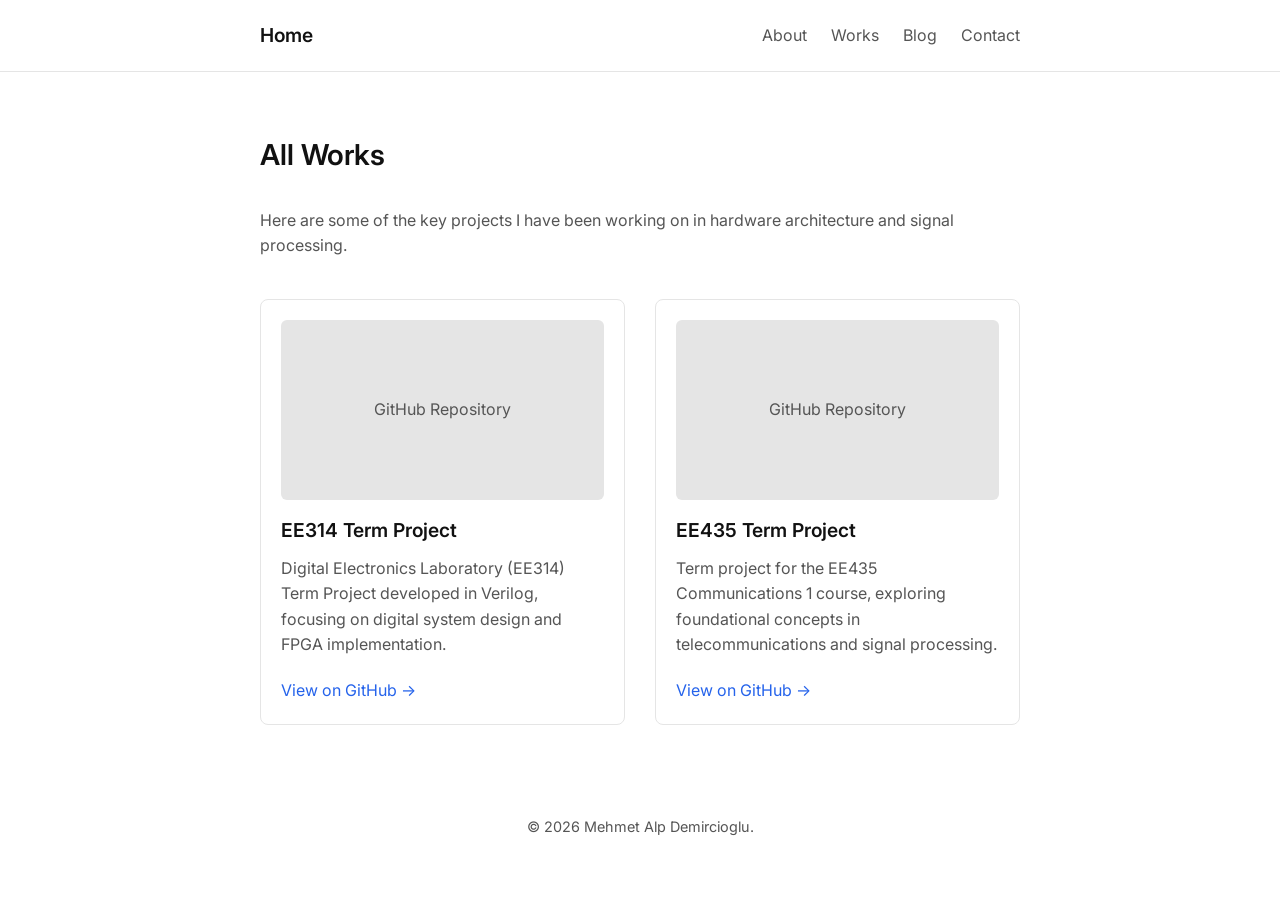
<file: works.html>
<!DOCTYPE html>
<html lang="en">

<head>
    <meta charset="UTF-8">
    <meta name="viewport" content="width=device-width, initial-scale=1.0">
    <title>Works | Mehmet Alp Demircioglu</title>
    <link href="https://fonts.googleapis.com/css2?family=Inter:wght@400;500;600&display=swap" rel="stylesheet">
    <link rel="stylesheet" href="style.css">
</head>

<body>
    <header class="navbar">
        <div class="container">
            <div class="logo"><a href="index.html" style="color: inherit; text-decoration: none;">Home</a></div>
            <nav class="nav-links">
                <a href="about.html">About</a>
                <a href="works.html">Works</a>
                <a href="blog.html">Blog</a>
                <a href="index.html#contact">Contact</a>
            </nav>
        </div>
    </header>

    <main class="container">
        <section class="section">
            <h2>All Works</h2>
            <p style="margin-bottom: 40px;">Here are some of the key projects I have been working on in hardware
                architecture and signal processing.</p>

            <div class="works-grid">

                <!-- Project 1 -->
                <article class="project-card">
                    <div
                        style="width: 100%; height: 180px; background-color: var(--border-color); border-radius: 6px; margin-bottom: 15px; display: flex; align-items: center; justify-content: center; color: var(--text-secondary);">
                        GitHub Repository</div>
                    <h3>EE314 Term Project</h3>
                    <p>Digital Electronics Laboratory (EE314) Term Project developed in Verilog, focusing on digital
                        system design and FPGA implementation.</p>
                    <a href="https://github.com/MehmetAlp05/EE314_Term_Project" target="_blank"
                        rel="noopener noreferrer">View on GitHub &rarr;</a>
                </article>

                <!-- Project 2 -->
                <article class="project-card">
                    <div
                        style="width: 100%; height: 180px; background-color: var(--border-color); border-radius: 6px; margin-bottom: 15px; display: flex; align-items: center; justify-content: center; color: var(--text-secondary);">
                        GitHub Repository</div>
                    <h3>EE435 Term Project</h3>
                    <p>Term project for the EE435 Communications 1 course, exploring foundational concepts in telecommunications and signal processing.</p>
                    <a href="https://github.com/MehmetAlp05/ee435-term-project" target="_blank"
                        rel="noopener noreferrer">View on GitHub &rarr;</a>
                </article>

            </div>
        </section>
    </main>

    <footer>
        <p>&copy; 2026 Mehmet Alp Demircioglu.</p>
    </footer>
</body>

</html>
</file>
<file: style.css>
/* --- VARIABLES (Edit these to change colors easily!) --- */
:root {
    --bg-color: #ffffff;
    --text-color: #111111;
    --text-secondary: #555555;
    --accent-color: #2563eb; /* Blue accent for buttons and links */
    --border-color: #e5e5e5;
    --font-family: 'Inter', sans-serif;
}

/* Dark mode auto-detection (Automatically switches based on user's OS preference) */
@media (prefers-color-scheme: dark) {
    :root {
        --bg-color: #121212;
        --text-color: #f5f5f5;
        --text-secondary: #a3a3a3;
        --accent-color: #60a5fa; /* Lighter blue for dark mode */
        --border-color: #2a2a2a;
    }
}

/* --- RESET & BASE STYLES --- */
* {
    box-sizing: border-box;
    margin: 0;
    padding: 0;
}

html {
    scroll-behavior: smooth;
}

body {
    background-color: var(--bg-color);
    color: var(--text-color);
    font-family: var(--font-family);
    line-height: 1.6;
}

/* --- LAYOUT --- */
.container {
    max-width: 800px; /* A clean, narrow layout for readability */
    margin: 0 auto;
    padding: 0 20px;
}

.section {
    padding: 60px 0;
    border-bottom: 1px solid var(--border-color);
}

.section:last-of-type {
    border-bottom: none;
}

/* --- TYPOGRAPHY --- */
h1, h2, h3 {
    font-weight: 600;
    margin-bottom: 15px;
    color: var(--text-color);
}

h2 {
    font-size: 1.8rem;
    margin-bottom: 30px;
}

p {
    margin-bottom: 20px;
    color: var(--text-secondary);
}

a {
    color: var(--accent-color);
    text-decoration: none;
}

a:hover {
    text-decoration: underline;
}

/* --- COMPONENTS --- */

/* Navbar */
.navbar {
    border-bottom: 1px solid var(--border-color);
    padding: 20px 0;
    position: sticky;
    top: 0;
    background-color: var(--bg-color);
    z-index: 10;
}

.navbar .container {
    display: flex;
    justify-content: space-between;
    align-items: center;
}

.logo {
    font-weight: 600;
    font-size: 1.2rem;
}

.nav-links a {
    margin-left: 20px;
    color: var(--text-secondary);
}

.nav-links a:hover {
    color: var(--text-color);
}

/* Buttons */
.btn {
    display: inline-block;
    padding: 10px 20px;
    background-color: var(--accent-color);
    color: #ffffff;
    border-radius: 6px;
    font-weight: 500;
    text-decoration: none;
    border: none;
    cursor: pointer;
}

.btn:hover {
    opacity: 0.9;
    text-decoration: none;
    color: #ffffff;
}

/* Hero Section */
.hero {
    padding: 100px 0 60px 0;
    text-align: left;
    border-bottom: 1px solid var(--border-color);
}

.hero h1 {
    font-size: 3rem;
    line-height: 1.2;
}

.hero .subtitle {
    font-size: 1.2rem;
    color: var(--text-secondary);
    font-weight: 500;
}

.hero .description {
    font-size: 1.1rem;
    max-width: 600px;
}

/* About Section */
.about-content {
    display: flex;
    gap: 40px;
    align-items: flex-start;
}

.profile-img {
    width: 200px;
    height: 200px;
    object-fit: cover;
    border-radius: 12px;
}

/* Works Section */
.works-grid {
    display: grid;
    grid-template-columns: 1fr 1fr;
    gap: 30px;
}

.project-card {
    border: 1px solid var(--border-color);
    border-radius: 8px;
    padding: 20px;
    background-color: transparent;
}

.project-card img {
    width: 100%;
    height: 180px;
    object-fit: cover;
    border-radius: 6px;
    margin-bottom: 15px;
}

.project-card h3 {
    font-size: 1.2rem;
    margin-bottom: 10px;
}

/* Footer */
footer {
    text-align: center;
    padding: 30px 0;
    color: var(--text-secondary);
    font-size: 0.9rem;
}

/* --- RESPONSIVE DESIGN (For mobile phones) --- */
@media (max-width: 768px) {
    .about-content {
        flex-direction: column;
    }
    
    .works-grid {
        grid-template-columns: 1fr;
    }
    
    .hero h1 {
        font-size: 2.2rem;
    }
}
</file>
